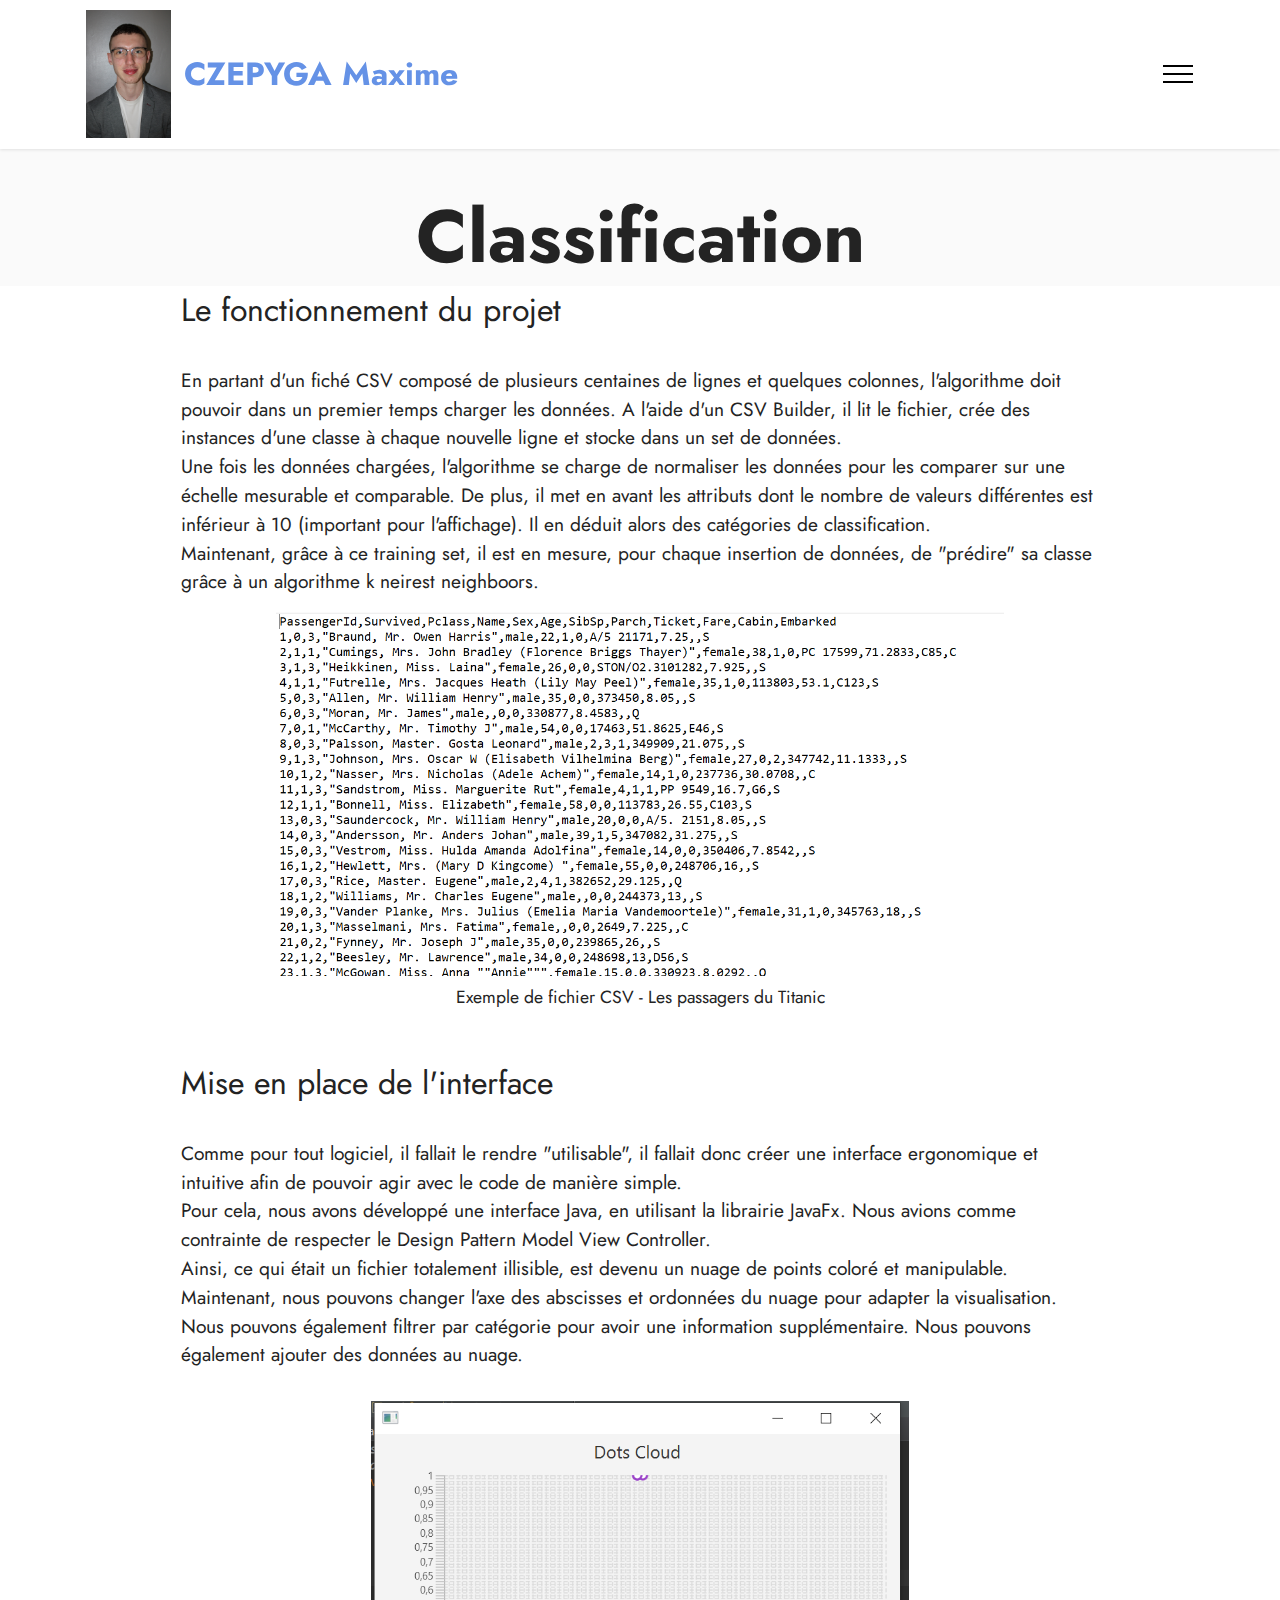
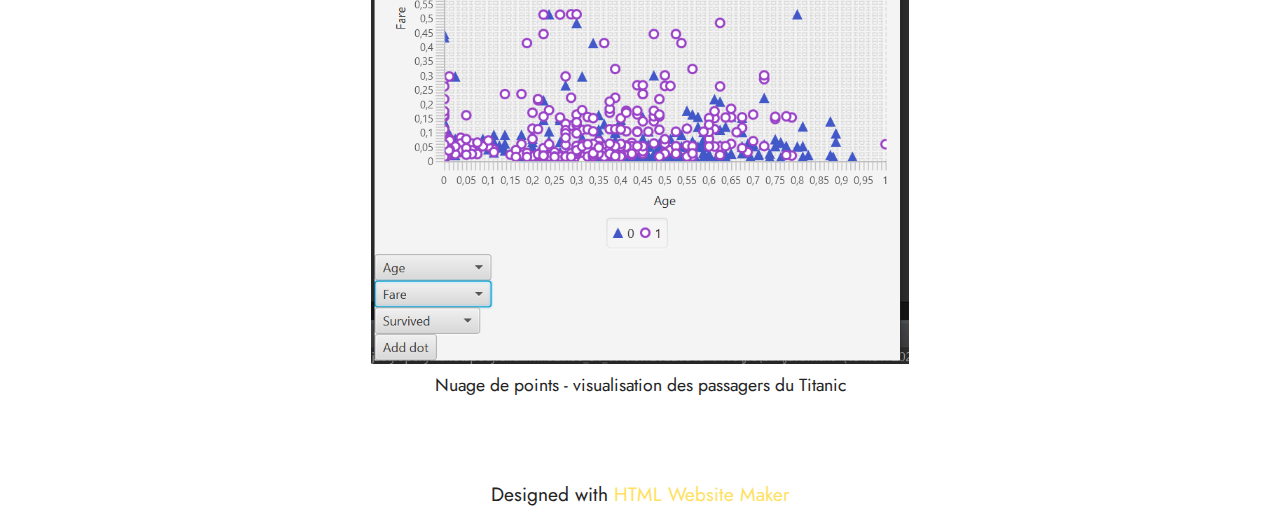
<file: page1.html>
<!DOCTYPE html>
<html  >
<head>
  <!-- Site made with Mobirise Website Builder v5.6.13, https://mobirise.com -->
  <meta charset="UTF-8">
  <meta http-equiv="X-UA-Compatible" content="IE=edge">
  <meta name="generator" content="Mobirise v5.6.13, mobirise.com">
  <meta name="twitter:card" content="summary_large_image"/>
  <meta name="twitter:image:src" content="">
  <meta property="og:image" content="">
  <meta name="twitter:title" content="Algorithme de classification">
  <meta name="viewport" content="width=device-width, initial-scale=1, minimum-scale=1">
  <link rel="shortcut icon" href="assets/images/photo-de-profil-1.jpg" type="image/x-icon">
  <meta name="description" content="">
  
  
  <title>Algorithme de classification</title>
  <link rel="stylesheet" href="assets/bootstrap/css/bootstrap.min.css">
  <link rel="stylesheet" href="assets/bootstrap/css/bootstrap-grid.min.css">
  <link rel="stylesheet" href="assets/bootstrap/css/bootstrap-reboot.min.css">
  <link rel="stylesheet" href="assets/dropdown/css/style.css">
  <link rel="stylesheet" href="assets/socicon/css/styles.css">
  <link rel="stylesheet" href="assets/theme/css/style.css">
  <link rel="preload" href="https://fonts.googleapis.com/css?family=Jost:100,200,300,400,500,600,700,800,900,100i,200i,300i,400i,500i,600i,700i,800i,900i&display=swap" as="style" onload="this.onload=null;this.rel='stylesheet'">
  <noscript><link rel="stylesheet" href="https://fonts.googleapis.com/css?family=Jost:100,200,300,400,500,600,700,800,900,100i,200i,300i,400i,500i,600i,700i,800i,900i&display=swap"></noscript>
  <link rel="preload" as="style" href="assets/mobirise/css/mbr-additional.css"><link rel="stylesheet" href="assets/mobirise/css/mbr-additional.css" type="text/css">
  
  
  
  
</head>
<body>
  
  <section data-bs-version="5.1" class="menu menu1 cid-tnAchIpyPB" once="menu" id="menu1-o">
    

    <nav class="navbar navbar-dropdown navbar-fixed-top collapsed">
        <div class="container">
            <div class="navbar-brand">
                <span class="navbar-logo">
                    
                        <img src="assets/images/photo-de-profil-1.jpg" alt="Mobirise Website Builder" style="height: 8rem;">
                    
                </span>
                <span class="navbar-caption-wrap"><a class="navbar-caption text-success display-5" href="https://mobiri.se">CZEPYGA Maxime</a></span>
            </div>
            <button class="navbar-toggler" type="button" data-toggle="collapse" data-bs-toggle="collapse" data-target="#navbarSupportedContent" data-bs-target="#navbarSupportedContent" aria-controls="navbarNavAltMarkup" aria-expanded="false" aria-label="Toggle navigation">
                <div class="hamburger">
                    <span></span>
                    <span></span>
                    <span></span>
                    <span></span>
                </div>
            </button>
            <div class="collapse navbar-collapse" id="navbarSupportedContent">
                <ul class="navbar-nav nav-dropdown nav-right" data-app-modern-menu="true"><li class="nav-item"><a class="nav-link link text-black text-primary display-4" href="index.html#content4-k">Profil</a></li><li class="nav-item"><a class="nav-link link text-black text-primary display-4" href="index.html#timeline1-d">Formation</a></li>
                    <li class="nav-item"><a class="nav-link link text-black text-primary display-4" href="index.html#slider4-1j">Projets scolaires</a></li><li class="nav-item"><a class="nav-link link text-black text-primary display-4" href="index.html#image1-g">Loisirs</a></li><li class="nav-item"><a class="nav-link link text-black text-primary display-4" href="index.html#contacts2-i">Contact</a></li></ul>
                
                
            </div>
        </div>
    </nav>
</section>

<section data-bs-version="5.1" class="footer7 cid-tnAhV83R4r" once="footers" id="footer7-p">

    

    

    <div class="container">
        <div class="media-container-row align-center mbr-white">
            <div class="col-12">
                <p class="mbr-text mb-0 mbr-fonts-style display-7">Auteur : CZEPYGA Maxime</p>
            </div>
        </div>
    </div>
</section>

<section data-bs-version="5.1" class="info4 cid-tnEosLebL9" id="info4-10">
    

    
    
    <div class="container">
        <div class="row justify-content-center">
            <div class="col-12">
                <h3 class="mbr-section-title mbr-fonts-style display-1"><span style="font-size: 73.6px;"><strong>Classification</strong></span><br></h3>
                
                <div class="link-wrap">
                    
                </div>
            </div>
        </div>
    </div>
</section>

<section data-bs-version="5.1" class="content5 cid-tnEocfGxJ8" id="content5-w">
    
    <div class="container">
        <div class="row justify-content-center">
            <div class="col-md-12 col-lg-10">
                
                <h4 class="mbr-section-subtitle mbr-fonts-style mb-4 display-5">Le fonctionnement du projet</h4>
                <p class="mbr-text mbr-fonts-style display-7">
                    En partant d'un fiché CSV composé de plusieurs centaines de lignes et quelques colonnes, l'algorithme doit pouvoir dans un premier temps charger les données. A l'aide d'un CSV Builder, il lit le fichier, crée des instances d'une classe à chaque nouvelle ligne et stocke dans un set de données.<br>Une fois les données chargées, l'algorithme se charge de normaliser les données pour les comparer sur une échelle mesurable et comparable. De plus, il met en avant les attributs dont le nombre de valeurs différentes est inférieur à 10 (important pour l'affichage). Il en déduit alors des catégories de classification.<br>Maintenant, grâce à ce training set, il est en mesure, pour chaque insertion de données, de "prédire" sa classe grâce à un algorithme k neirest neighboors.</p>
            </div>
        </div>
    </div>
</section>

<section data-bs-version="5.1" class="image3 cid-tnEoeHUmzp" id="image3-x">
    

    
    

    <div class="container">
        <div class="row justify-content-center">
            <div class="col-12 col-lg-8">
                <div class="image-wrapper">
                    <img src="assets/images/passagers-t-csv.png" alt="Mobirise Website Builder">
                    <p class="mbr-description mbr-fonts-style mt-2 align-center display-4">
                        Exemple de fichier CSV - Les passagers du Titanic</p>
                </div>
            </div>
        </div>
    </div>
</section>

<section data-bs-version="5.1" class="content5 cid-tnEogfgvAc" id="content5-y">
    
    <div class="container">
        <div class="row justify-content-center">
            <div class="col-md-12 col-lg-10">
                
                <h4 class="mbr-section-subtitle mbr-fonts-style mb-4 display-5">
                    Mise en place de l'interface</h4>
                <p class="mbr-text mbr-fonts-style display-7">
                    Comme pour tout logiciel, il fallait le rendre "utilisable", il fallait donc créer une interface ergonomique et intuitive afin de pouvoir agir avec le code de manière simple.<br>Pour cela, nous avons développé une interface Java, en utilisant la librairie JavaFx. Nous avions comme contrainte de respecter le Design Pattern Model View Controller.&nbsp;<br>Ainsi, ce qui était un fichier totalement illisible, est devenu un nuage de points coloré et manipulable.&nbsp;<br>Maintenant, nous pouvons changer l'axe des abscisses et ordonnées du nuage pour adapter la visualisation. Nous pouvons également filtrer par catégorie pour avoir une information supplémentaire. Nous pouvons également ajouter des données au nuage.</p>
            </div>
        </div>
    </div>
</section>

<section data-bs-version="5.1" class="image3 cid-tnEoiUjo9q" id="image3-z">
    

    
    

    <div class="container">
        <div class="row justify-content-center">
            <div class="col-12 col-lg-6">
                <div class="image-wrapper">
                    <img src="assets/images/interface-t.png" alt="Mobirise Website Builder">
                    <p class="mbr-description mbr-fonts-style mt-2 align-center display-4">
                        Nuage de points - visualisation des passagers du Titanic</p>
                </div>
            </div>
        </div>
    </div>
</section><section class="display-7" style="padding: 0;align-items: center;justify-content: center;flex-wrap: wrap;    align-content: center;display: flex;position: relative;height: 4rem;"><a href="https://mobiri.se/" style="flex: 1 1;height: 4rem;position: absolute;width: 100%;z-index: 1;"><img alt="" style="height: 4rem;" src="[data-uri]"></a><p style="margin: 0;text-align: center;" class="display-7">Designed with &#8204;</p><a style="z-index:1" href="https://mobirise.com/html-builder.html">HTML Website Maker</a></section><script src="assets/bootstrap/js/bootstrap.bundle.min.js"></script>  <script src="assets/smoothscroll/smooth-scroll.js"></script>  <script src="assets/ytplayer/index.js"></script>  <script src="assets/dropdown/js/navbar-dropdown.js"></script>  <script src="assets/theme/js/script.js"></script>  
  
  
</body>
</html>
</file>
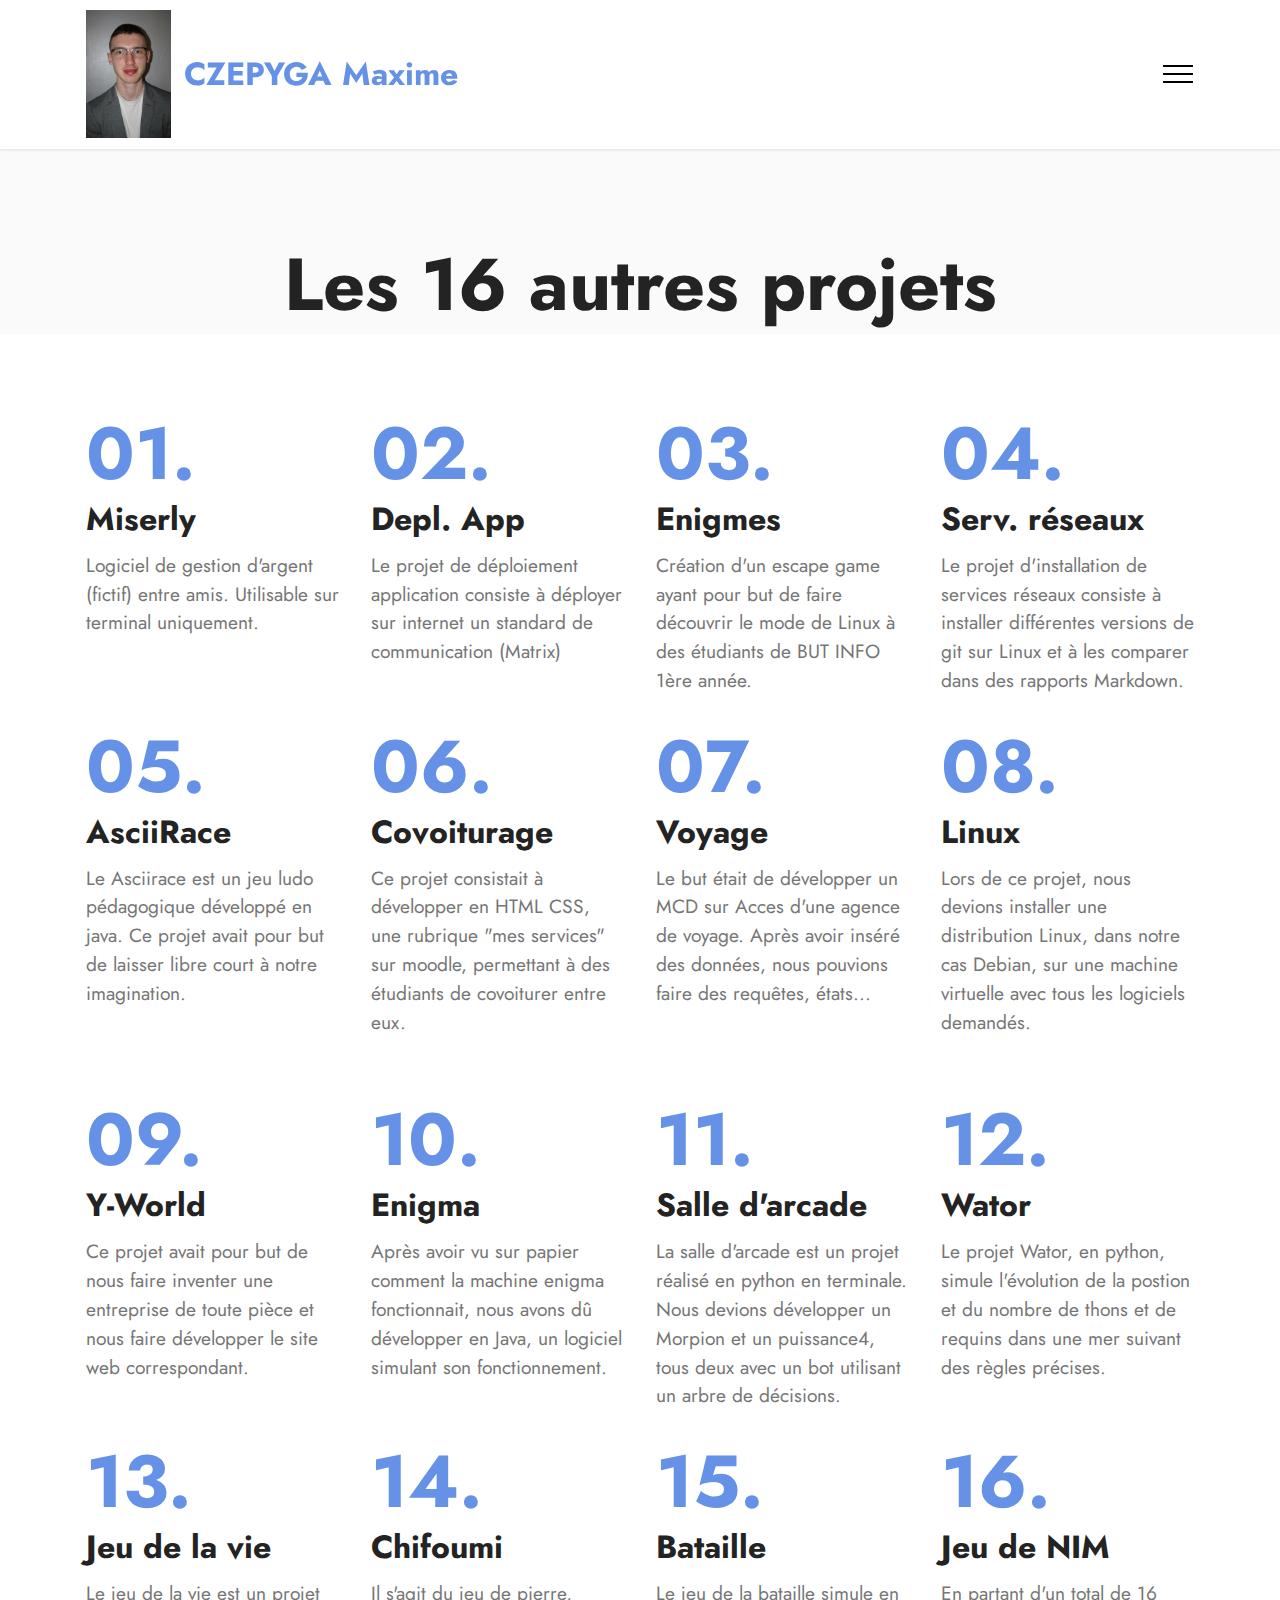
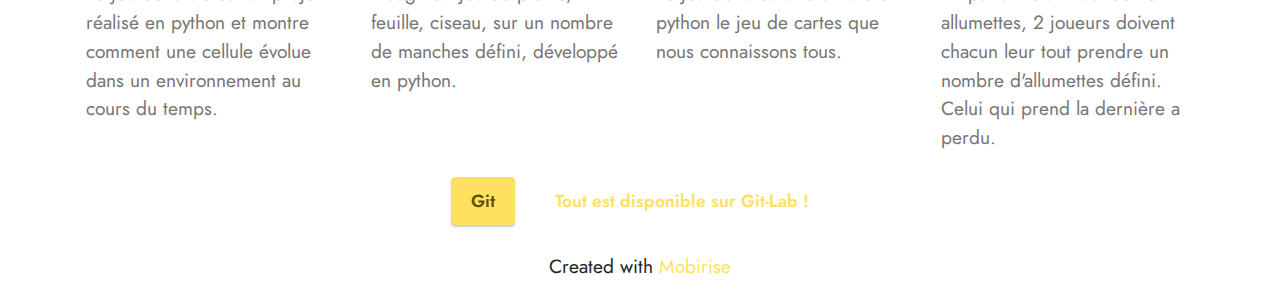
<file: page4.html>
<!DOCTYPE html>
<html  >
<head>
  <!-- Site made with Mobirise Website Builder v5.6.13, https://mobirise.com -->
  <meta charset="UTF-8">
  <meta http-equiv="X-UA-Compatible" content="IE=edge">
  <meta name="generator" content="Mobirise v5.6.13, mobirise.com">
  <meta name="twitter:card" content="summary_large_image"/>
  <meta name="twitter:image:src" content="">
  <meta property="og:image" content="">
  <meta name="twitter:title" content="Tout les projets">
  <meta name="viewport" content="width=device-width, initial-scale=1, minimum-scale=1">
  <link rel="shortcut icon" href="assets/images/photo-de-profil-1.jpg" type="image/x-icon">
  <meta name="description" content="">
  
  
  <title>Tout les projets</title>
  <link rel="stylesheet" href="assets/bootstrap/css/bootstrap.min.css">
  <link rel="stylesheet" href="assets/bootstrap/css/bootstrap-grid.min.css">
  <link rel="stylesheet" href="assets/bootstrap/css/bootstrap-reboot.min.css">
  <link rel="stylesheet" href="assets/dropdown/css/style.css">
  <link rel="stylesheet" href="assets/socicon/css/styles.css">
  <link rel="stylesheet" href="assets/theme/css/style.css">
  <link rel="preload" href="https://fonts.googleapis.com/css?family=Jost:100,200,300,400,500,600,700,800,900,100i,200i,300i,400i,500i,600i,700i,800i,900i&display=swap" as="style" onload="this.onload=null;this.rel='stylesheet'">
  <noscript><link rel="stylesheet" href="https://fonts.googleapis.com/css?family=Jost:100,200,300,400,500,600,700,800,900,100i,200i,300i,400i,500i,600i,700i,800i,900i&display=swap"></noscript>
  <link rel="preload" as="style" href="assets/mobirise/css/mbr-additional.css"><link rel="stylesheet" href="assets/mobirise/css/mbr-additional.css" type="text/css">
  
  
  
  
</head>
<body>
  
  <section data-bs-version="5.1" class="menu menu1 cid-tnAchIpyPB" once="menu" id="menu1-u">
    

    <nav class="navbar navbar-dropdown navbar-fixed-top collapsed">
        <div class="container">
            <div class="navbar-brand">
                <span class="navbar-logo">
                    
                        <img src="assets/images/photo-de-profil-1.jpg" alt="Mobirise Website Builder" style="height: 8rem;">
                    
                </span>
                <span class="navbar-caption-wrap"><a class="navbar-caption text-success display-5" href="https://mobiri.se">CZEPYGA Maxime</a></span>
            </div>
            <button class="navbar-toggler" type="button" data-toggle="collapse" data-bs-toggle="collapse" data-target="#navbarSupportedContent" data-bs-target="#navbarSupportedContent" aria-controls="navbarNavAltMarkup" aria-expanded="false" aria-label="Toggle navigation">
                <div class="hamburger">
                    <span></span>
                    <span></span>
                    <span></span>
                    <span></span>
                </div>
            </button>
            <div class="collapse navbar-collapse" id="navbarSupportedContent">
                <ul class="navbar-nav nav-dropdown nav-right" data-app-modern-menu="true"><li class="nav-item"><a class="nav-link link text-black text-primary display-4" href="index.html#content4-k">Profil</a></li><li class="nav-item"><a class="nav-link link text-black text-primary display-4" href="index.html#timeline1-d">Formation</a></li>
                    <li class="nav-item"><a class="nav-link link text-black text-primary display-4" href="index.html#slider4-1j">Projets scolaires</a></li><li class="nav-item"><a class="nav-link link text-black text-primary display-4" href="index.html#image1-g">Loisirs</a></li><li class="nav-item"><a class="nav-link link text-black text-primary display-4" href="index.html#contacts2-i">Contact</a></li></ul>
                
                
            </div>
        </div>
    </nav>
</section>

<section data-bs-version="5.1" class="footer7 cid-tnAhV83R4r" once="footers" id="footer7-v">

    

    

    <div class="container">
        <div class="media-container-row align-center mbr-white">
            <div class="col-12">
                <p class="mbr-text mb-0 mbr-fonts-style display-7">Auteur : CZEPYGA Maxime</p>
            </div>
        </div>
    </div>
</section>

<section data-bs-version="5.1" class="info4 cid-tnEzhkhPPD" id="info4-1f">
    

    
    
    <div class="container">
        <div class="row justify-content-center">
            <div class="col-12">
                <h3 class="mbr-section-title mbr-fonts-style display-1">
                    <strong>Les 16 autres projets</strong></h3>
                
                <div class="link-wrap">
                    
                </div>
            </div>
        </div>
    </div>
</section>

<section data-bs-version="5.1" class="features23 cid-tnEzyzWonT" id="features23-1g">

    

    
    
    <div class="container">
        <div class="card-wrapper">
            <div class="card-box align-left">
                
                
                
            </div>
        </div>
        <!-- col-12 col-md-6 col-lg-4 -->
        <div class="row justify-content-center content-row mt-4">
            <div class="card p-4 p-md-3 col-md-6 col-lg-3">
                <div class="card-box">
                    <div class="title">
                        <span class="num mbr-fonts-style display-1"><strong>01.</strong></span>
                    </div>
                    <h4 class="card-title mbr-fonts-style display-5">
                        <strong>Miserly</strong></h4>
                    <p class="mbr-text card-text mbr-fonts-style display-7">
                        Logiciel de gestion d'argent (fictif) entre amis. Utilisable sur terminal uniquement.</p>
                </div>
            </div>
            <div class="card p-4 p-md-3 col-md-6 col-lg-3">
                <div class="card-box">
                    <div class="title">
                        <span class="num mbr-fonts-style display-1"><strong>02.</strong></span>
                    </div>
                    <h4 class="card-title mbr-fonts-style display-5"><strong>Depl. App</strong></h4>
                    <p class="mbr-text card-text mbr-fonts-style display-7">
                        Le projet de déploiement application consiste à déployer sur internet un standard de communication (Matrix)</p>
                </div>
            </div>
            <div class="card p-4 p-md-3 col-md-6 col-lg-3">
                <div class="card-box">
                    <div class="title">
                        <span class="num mbr-fonts-style display-1"><strong>03.</strong></span>
                    </div>
                    <h4 class="card-title mbr-fonts-style display-5">
                        <strong>Enigmes</strong></h4>
                    <p class="mbr-text card-text mbr-fonts-style display-7">
                        Création d'un escape game ayant pour but de faire découvrir le mode de Linux à des étudiants de BUT INFO 1ère année.</p>
                </div>
            </div>
            <div class="card p-4 p-md-3 col-md-6 col-lg-3">
                <div class="card-box">
                    <div class="title">
                        <span class="num mbr-fonts-style display-1"><strong>04.</strong></span>
                    </div>
                    <h4 class="card-title mbr-fonts-style display-5">
                        <strong>Serv. réseaux</strong></h4>
                    <p class="mbr-text card-text mbr-fonts-style display-7">
                        Le projet d'installation de services réseaux consiste à installer différentes versions de git sur Linux et à les comparer dans des rapports Markdown.</p>
                </div>
            </div>
            <div class="card p-4 p-md-3 col-md-6 col-lg-3">
                <div class="card-box">
                    <div class="title">
                        <span class="num mbr-fonts-style display-1"><strong>05.</strong></span>
                    </div>
                    <h4 class="card-title mbr-fonts-style display-5">
                        <strong>AsciiRace</strong></h4>
                    <p class="mbr-text card-text mbr-fonts-style display-7">Le Asciirace est un jeu ludo pédagogique développé en java. Ce projet avait pour but de laisser libre court à notre imagination.</p>
                </div>
            </div>
            <div class="card p-4 p-md-3 col-md-6 col-lg-3">
                <div class="card-box">
                    <div class="title">
                        <span class="num mbr-fonts-style display-1"><strong>06.</strong></span>
                    </div>
                    <h4 class="card-title mbr-fonts-style display-5">
                        <strong>Covoiturage</strong></h4>
                    <p class="mbr-text card-text mbr-fonts-style display-7">
                        Ce projet consistait à développer en HTML CSS, une rubrique "mes services" sur moodle, permettant à des étudiants de covoiturer entre eux.&nbsp;&nbsp;</p>
                </div>
            </div>
            <div class="card p-4 p-md-3 col-md-6 col-lg-3">
                <div class="card-box">
                    <div class="title">
                        <span class="num mbr-fonts-style display-1"><strong>07.</strong></span>
                    </div>
                    <h4 class="card-title mbr-fonts-style display-5">
                        <strong>Voyage</strong></h4>
                    <p class="mbr-text card-text mbr-fonts-style display-7">
                        Le but était de développer un MCD sur Acces d'une agence de voyage. Après avoir inséré des données, nous pouvions faire des requêtes, états...</p>
                </div>
            </div>
            <div class="card p-4 p-md-3 col-md-6 col-lg-3">
                <div class="card-box">
                    <div class="title">
                        <span class="num mbr-fonts-style display-1"><strong>08.</strong></span>
                    </div>
                    <h4 class="card-title mbr-fonts-style display-5">
                        <strong>Linux</strong></h4>
                    <p class="mbr-text card-text mbr-fonts-style display-7">
                        Lors de ce projet, nous devions installer une distribution Linux, dans notre cas Debian, sur une machine virtuelle avec tous les logiciels demandés.</p>
                </div>
            </div>
        </div>
    </div>
</section>

<section data-bs-version="5.1" class="features23 cid-tnEzLDKO8I" id="features23-1h">

    

    
    
    <div class="container">
        <div class="card-wrapper">
            <div class="card-box align-left">
                
                
                
            </div>
        </div>
        <!-- col-12 col-md-6 col-lg-4 -->
        <div class="row justify-content-center content-row mt-4">
            <div class="card p-4 p-md-3 col-md-6 col-lg-3">
                <div class="card-box">
                    <div class="title">
                        <span class="num mbr-fonts-style display-1"><strong>09.</strong></span>
                    </div>
                    <h4 class="card-title mbr-fonts-style display-5">
                        <strong>Y-World</strong></h4>
                    <p class="mbr-text card-text mbr-fonts-style display-7">
                        Ce projet avait pour but de nous faire inventer une entreprise de toute pièce et nous faire développer le site web correspondant.</p>
                </div>
            </div>
            <div class="card p-4 p-md-3 col-md-6 col-lg-3">
                <div class="card-box">
                    <div class="title">
                        <span class="num mbr-fonts-style display-1"><strong>10.</strong></span>
                    </div>
                    <h4 class="card-title mbr-fonts-style display-5">
                        <strong>Enigma</strong></h4>
                    <p class="mbr-text card-text mbr-fonts-style display-7">
                        Après avoir vu sur papier comment la machine enigma fonctionnait, nous avons dû développer en Java, un logiciel simulant son fonctionnement.</p>
                </div>
            </div>
            <div class="card p-4 p-md-3 col-md-6 col-lg-3">
                <div class="card-box">
                    <div class="title">
                        <span class="num mbr-fonts-style display-1"><strong>11.</strong></span>
                    </div>
                    <h4 class="card-title mbr-fonts-style display-5">
                        <strong>Salle d'arcade</strong></h4>
                    <p class="mbr-text card-text mbr-fonts-style display-7">
                        La salle d'arcade est un projet réalisé en python en terminale. Nous devions développer un Morpion et un puissance4, tous deux avec un bot utilisant un arbre de décisions.</p>
                </div>
            </div>
            <div class="card p-4 p-md-3 col-md-6 col-lg-3">
                <div class="card-box">
                    <div class="title">
                        <span class="num mbr-fonts-style display-1"><strong>12.</strong></span>
                    </div>
                    <h4 class="card-title mbr-fonts-style display-5"><strong>Wator</strong></h4>
                    <p class="mbr-text card-text mbr-fonts-style display-7">
                        Le projet Wator, en python, simule l'évolution de la postion et du nombre de thons et de requins dans une mer suivant des règles précises.</p>
                </div>
            </div>
            <div class="card p-4 p-md-3 col-md-6 col-lg-3">
                <div class="card-box">
                    <div class="title">
                        <span class="num mbr-fonts-style display-1"><strong>13.</strong></span>
                    </div>
                    <h4 class="card-title mbr-fonts-style display-5">
                        <strong>Jeu de la vie</strong></h4>
                    <p class="mbr-text card-text mbr-fonts-style display-7">
                        Le jeu de la vie est un projet réalisé en python et montre comment une cellule évolue dans un environnement au cours du temps.&nbsp;</p>
                </div>
            </div>
            <div class="card p-4 p-md-3 col-md-6 col-lg-3">
                <div class="card-box">
                    <div class="title">
                        <span class="num mbr-fonts-style display-1"><strong>14.</strong></span>
                    </div>
                    <h4 class="card-title mbr-fonts-style display-5">
                        <strong>Chifoumi</strong></h4>
                    <p class="mbr-text card-text mbr-fonts-style display-7">
                        Il s'agit du jeu de pierre, feuille, ciseau, sur un nombre de manches défini, développé en python.</p>
                </div>
            </div>
            <div class="card p-4 p-md-3 col-md-6 col-lg-3">
                <div class="card-box">
                    <div class="title">
                        <span class="num mbr-fonts-style display-1"><strong>15.</strong></span>
                    </div>
                    <h4 class="card-title mbr-fonts-style display-5">
                        <strong>Bataille</strong></h4>
                    <p class="mbr-text card-text mbr-fonts-style display-7">
                        Le jeu de la bataille simule en python le jeu de cartes que nous connaissons tous.</p>
                </div>
            </div>
            <div class="card p-4 p-md-3 col-md-6 col-lg-3">
                <div class="card-box">
                    <div class="title">
                        <span class="num mbr-fonts-style display-1"><strong>16.</strong></span>
                    </div>
                    <h4 class="card-title mbr-fonts-style display-5"><strong>Jeu de NIM</strong></h4>
                    <p class="mbr-text card-text mbr-fonts-style display-7">
                        En partant d'un total de 16 allumettes, 2 joueurs doivent chacun leur tout prendre un nombre d'allumettes défini. Celui qui prend la dernière a perdu.</p>
                </div>
            </div>
        </div>
    </div>
</section>

<section data-bs-version="5.1" class="content11 cid-tnEGod3zXB" id="content11-1i">
    
    <div class="container">
        <div class="row justify-content-center">
            <div class="col-md-12 col-lg-10">
                <div class="mbr-section-btn align-center"><a class="btn btn-primary display-4" href="https://gitlab.univ-lille.fr/maxime.czepyga.etu/portfolio.git">Git</a>
                    <a class="btn btn-primary-outline display-4" href="">Tout est disponible sur Git-Lab !</a></div>
            </div>
        </div>
    </div>
</section><section class="display-7" style="padding: 0;align-items: center;justify-content: center;flex-wrap: wrap;    align-content: center;display: flex;position: relative;height: 4rem;"><a href="https://mobiri.se/" style="flex: 1 1;height: 4rem;position: absolute;width: 100%;z-index: 1;"><img alt="" style="height: 4rem;" src="[data-uri]"></a><p style="margin: 0;text-align: center;" class="display-7">Created with &#8204;</p><a style="z-index:1" href="https://mobirise.com">Mobirise </a></section><script src="assets/bootstrap/js/bootstrap.bundle.min.js"></script>  <script src="assets/smoothscroll/smooth-scroll.js"></script>  <script src="assets/ytplayer/index.js"></script>  <script src="assets/dropdown/js/navbar-dropdown.js"></script>  <script src="assets/theme/js/script.js"></script>  
  
  
</body>
</html>
</file>
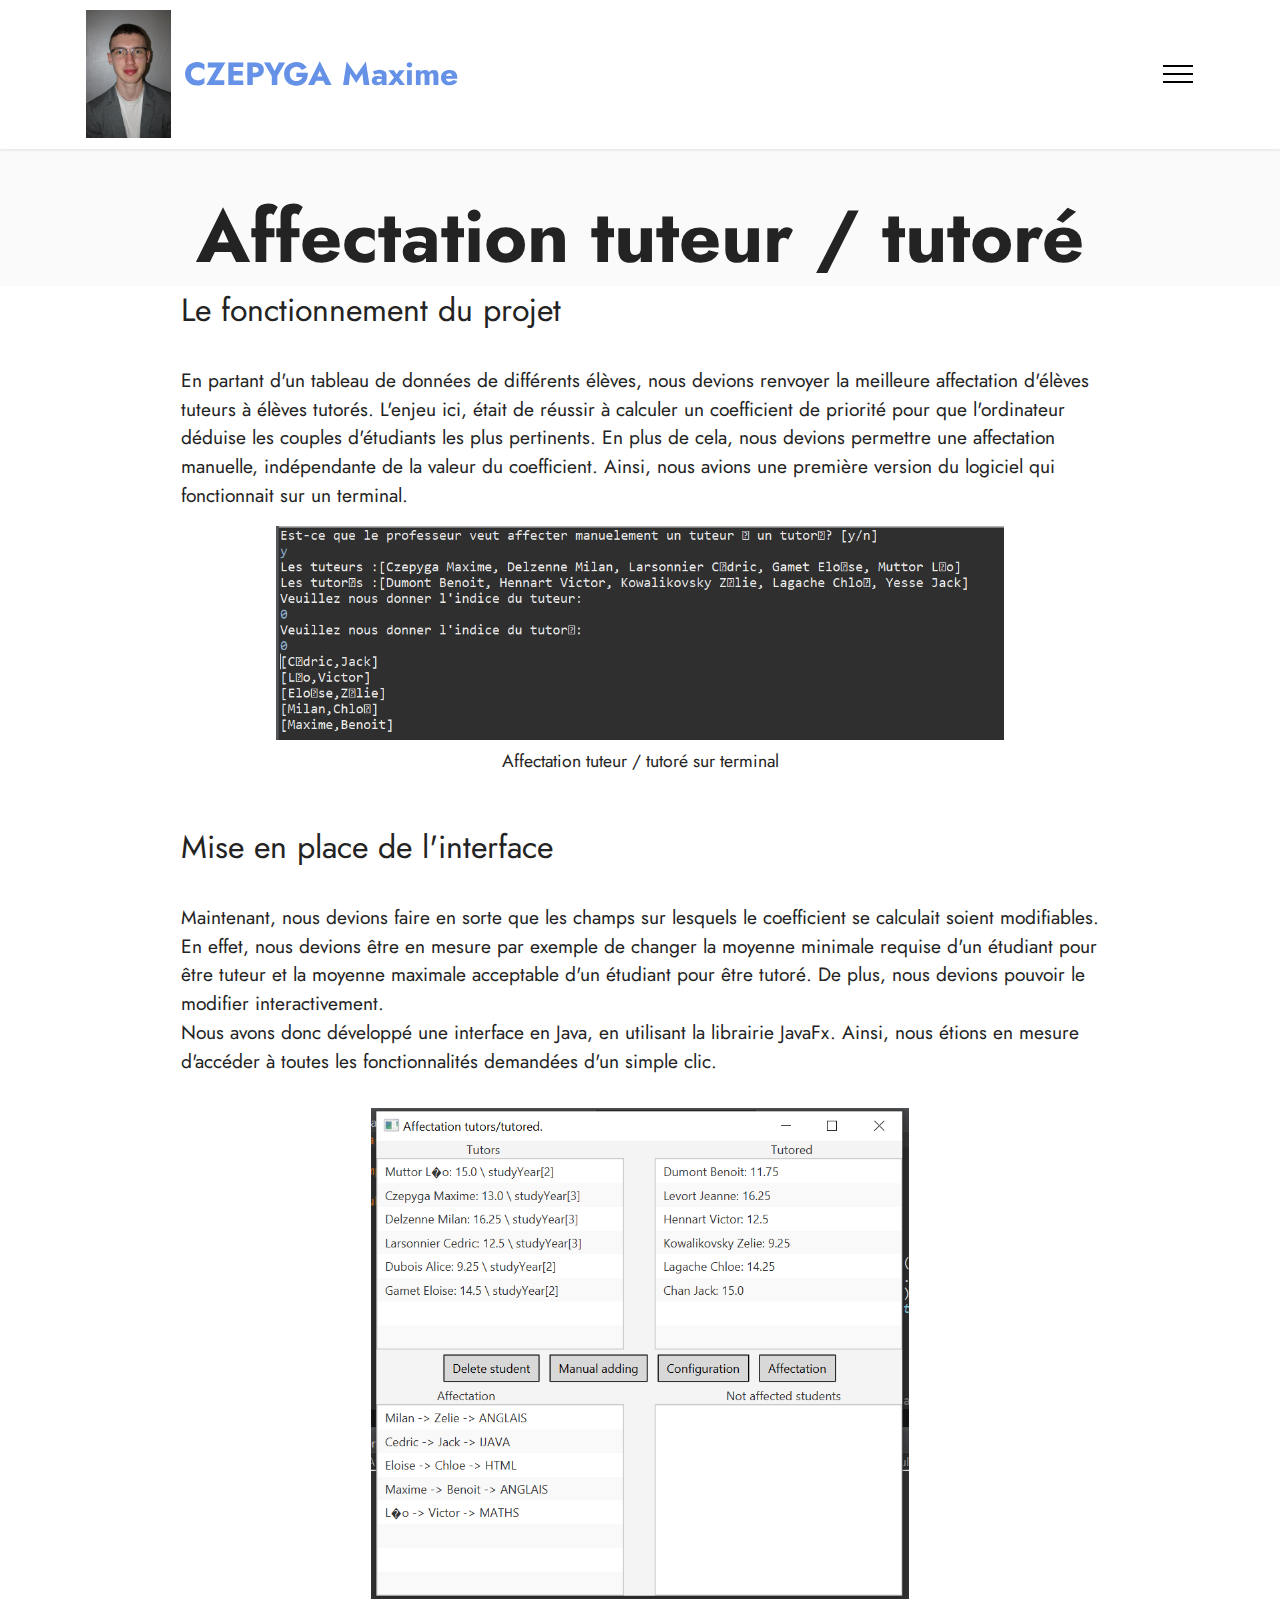
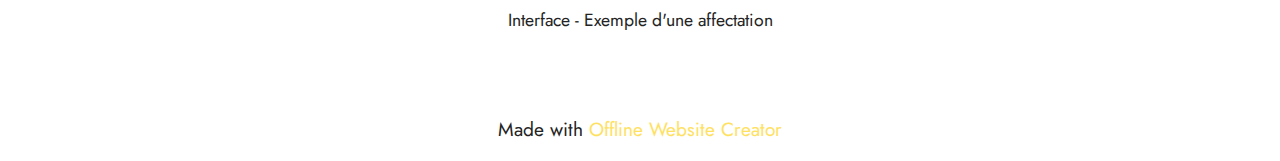
<file: page5.html>
<!DOCTYPE html>
<html  >
<head>
  <!-- Site made with Mobirise Website Builder v5.6.13, https://mobirise.com -->
  <meta charset="UTF-8">
  <meta http-equiv="X-UA-Compatible" content="IE=edge">
  <meta name="generator" content="Mobirise v5.6.13, mobirise.com">
  <meta name="twitter:card" content="summary_large_image"/>
  <meta name="twitter:image:src" content="">
  <meta property="og:image" content="">
  <meta name="twitter:title" content="Affectation tuteur / tutoré">
  <meta name="viewport" content="width=device-width, initial-scale=1, minimum-scale=1">
  <link rel="shortcut icon" href="assets/images/photo-de-profil-1.jpg" type="image/x-icon">
  <meta name="description" content="">
  
  
  <title>Affectation tuteur / tutoré</title>
  <link rel="stylesheet" href="assets/bootstrap/css/bootstrap.min.css">
  <link rel="stylesheet" href="assets/bootstrap/css/bootstrap-grid.min.css">
  <link rel="stylesheet" href="assets/bootstrap/css/bootstrap-reboot.min.css">
  <link rel="stylesheet" href="assets/dropdown/css/style.css">
  <link rel="stylesheet" href="assets/socicon/css/styles.css">
  <link rel="stylesheet" href="assets/theme/css/style.css">
  <link rel="preload" href="https://fonts.googleapis.com/css?family=Jost:100,200,300,400,500,600,700,800,900,100i,200i,300i,400i,500i,600i,700i,800i,900i&display=swap" as="style" onload="this.onload=null;this.rel='stylesheet'">
  <noscript><link rel="stylesheet" href="https://fonts.googleapis.com/css?family=Jost:100,200,300,400,500,600,700,800,900,100i,200i,300i,400i,500i,600i,700i,800i,900i&display=swap"></noscript>
  <link rel="preload" as="style" href="assets/mobirise/css/mbr-additional.css"><link rel="stylesheet" href="assets/mobirise/css/mbr-additional.css" type="text/css">
  
  
  
  
</head>
<body>
  
  <section data-bs-version="5.1" class="menu menu1 cid-tnEvjKu70F" once="menu" id="menu1-11">
    

    <nav class="navbar navbar-dropdown navbar-fixed-top collapsed">
        <div class="container">
            <div class="navbar-brand">
                <span class="navbar-logo">
                    
                        <img src="assets/images/photo-de-profil-1.jpg" alt="Mobirise Website Builder" style="height: 8rem;">
                    
                </span>
                <span class="navbar-caption-wrap"><a class="navbar-caption text-success display-5" href="https://mobiri.se">CZEPYGA Maxime</a></span>
            </div>
            <button class="navbar-toggler" type="button" data-toggle="collapse" data-bs-toggle="collapse" data-target="#navbarSupportedContent" data-bs-target="#navbarSupportedContent" aria-controls="navbarNavAltMarkup" aria-expanded="false" aria-label="Toggle navigation">
                <div class="hamburger">
                    <span></span>
                    <span></span>
                    <span></span>
                    <span></span>
                </div>
            </button>
            <div class="collapse navbar-collapse" id="navbarSupportedContent">
                <ul class="navbar-nav nav-dropdown nav-right" data-app-modern-menu="true"><li class="nav-item"><a class="nav-link link text-black text-primary display-4" href="index.html#content4-k">Profil</a></li><li class="nav-item"><a class="nav-link link text-black text-primary display-4" href="index.html#timeline1-d">Formation</a></li>
                    <li class="nav-item"><a class="nav-link link text-black text-primary display-4" href="index.html#slider4-1j">Projets scolaires</a></li><li class="nav-item"><a class="nav-link link text-black text-primary display-4" href="index.html#image1-g">Loisirs</a></li><li class="nav-item"><a class="nav-link link text-black text-primary display-4" href="index.html#contacts2-i">Contact</a></li></ul>
                
                
            </div>
        </div>
    </nav>
</section>

<section data-bs-version="5.1" class="footer7 cid-tnEvjKNUZY" once="footers" id="footer7-12">

    

    

    <div class="container">
        <div class="media-container-row align-center mbr-white">
            <div class="col-12">
                <p class="mbr-text mb-0 mbr-fonts-style display-7">Auteur : CZEPYGA Maxime</p>
            </div>
        </div>
    </div>
</section>

<section data-bs-version="5.1" class="info4 cid-tnEvjL8EGp" id="info4-13">
    

    
    
    <div class="container">
        <div class="row justify-content-center">
            <div class="col-12">
                <h3 class="mbr-section-title mbr-fonts-style display-1"><span style="font-size: 73.6px;"><strong>Affectation tuteur / tutoré</strong></span><br></h3>
                
                <div class="link-wrap">
                    
                </div>
            </div>
        </div>
    </div>
</section>

<section data-bs-version="5.1" class="content5 cid-tnEvjLsdQo" id="content5-14">
    
    <div class="container">
        <div class="row justify-content-center">
            <div class="col-md-12 col-lg-10">
                
                <h4 class="mbr-section-subtitle mbr-fonts-style mb-4 display-5">Le fonctionnement du projet</h4>
                <p class="mbr-text mbr-fonts-style display-7">
                    En partant d'un tableau de données de différents élèves, nous devions renvoyer la meilleure affectation d'élèves tuteurs à élèves tutorés. L'enjeu ici, était de réussir à calculer un coefficient de priorité pour que l'ordinateur déduise les couples d'étudiants les plus pertinents. En plus de cela, nous devions permettre une affectation manuelle, indépendante de la valeur du coefficient. Ainsi, nous avions une première version du logiciel qui fonctionnait sur un terminal.</p>
            </div>
        </div>
    </div>
</section>

<section data-bs-version="5.1" class="image3 cid-tnEvjLJLMm" id="image3-15">
    

    
    

    <div class="container">
        <div class="row justify-content-center">
            <div class="col-12 col-lg-8">
                <div class="image-wrapper">
                    <img src="assets/images/model-tuteurs-tutored.png" alt="Mobirise Website Builder">
                    <p class="mbr-description mbr-fonts-style mt-2 align-center display-4">
                        Affectation tuteur / tutoré sur terminal</p>
                </div>
            </div>
        </div>
    </div>
</section>

<section data-bs-version="5.1" class="content5 cid-tnEvjM2tQ4" id="content5-16">
    
    <div class="container">
        <div class="row justify-content-center">
            <div class="col-md-12 col-lg-10">
                
                <h4 class="mbr-section-subtitle mbr-fonts-style mb-4 display-5">
                    Mise en place de l'interface</h4>
                <p class="mbr-text mbr-fonts-style display-7">Maintenant, nous devions faire en sorte que les champs sur lesquels le coefficient se calculait soient modifiables. En effet, nous devions être en mesure par exemple de changer la moyenne minimale requise d'un étudiant pour être tuteur et la moyenne maximale acceptable d'un étudiant pour être tutoré. De plus, nous devions pouvoir le modifier interactivement.<br>Nous avons donc développé une interface en Java, en utilisant la librairie JavaFx. Ainsi, nous étions en mesure d'accéder à toutes les fonctionnalités demandées d'un simple clic.</p>
            </div>
        </div>
    </div>
</section>

<section data-bs-version="5.1" class="image3 cid-tnEvjMhNym" id="image3-17">
    

    
    

    <div class="container">
        <div class="row justify-content-center">
            <div class="col-12 col-lg-6">
                <div class="image-wrapper">
                    <img src="assets/images/interface-tuteur.png" alt="Mobirise Website Builder">
                    <p class="mbr-description mbr-fonts-style mt-2 align-center display-4">
                        Interface - Exemple d'une affectation</p>
                </div>
            </div>
        </div>
    </div>
</section><section class="display-7" style="padding: 0;align-items: center;justify-content: center;flex-wrap: wrap;    align-content: center;display: flex;position: relative;height: 4rem;"><a href="https://mobiri.se/" style="flex: 1 1;height: 4rem;position: absolute;width: 100%;z-index: 1;"><img alt="" style="height: 4rem;" src="[data-uri]"></a><p style="margin: 0;text-align: center;" class="display-7">Made with &#8204;</p><a style="z-index:1" href="https://mobirise.com/offline-website-builder.html">Offline Website Creator</a></section><script src="assets/bootstrap/js/bootstrap.bundle.min.js"></script>  <script src="assets/smoothscroll/smooth-scroll.js"></script>  <script src="assets/ytplayer/index.js"></script>  <script src="assets/dropdown/js/navbar-dropdown.js"></script>  <script src="assets/theme/js/script.js"></script>  
  
  
</body>
</html>
</file>
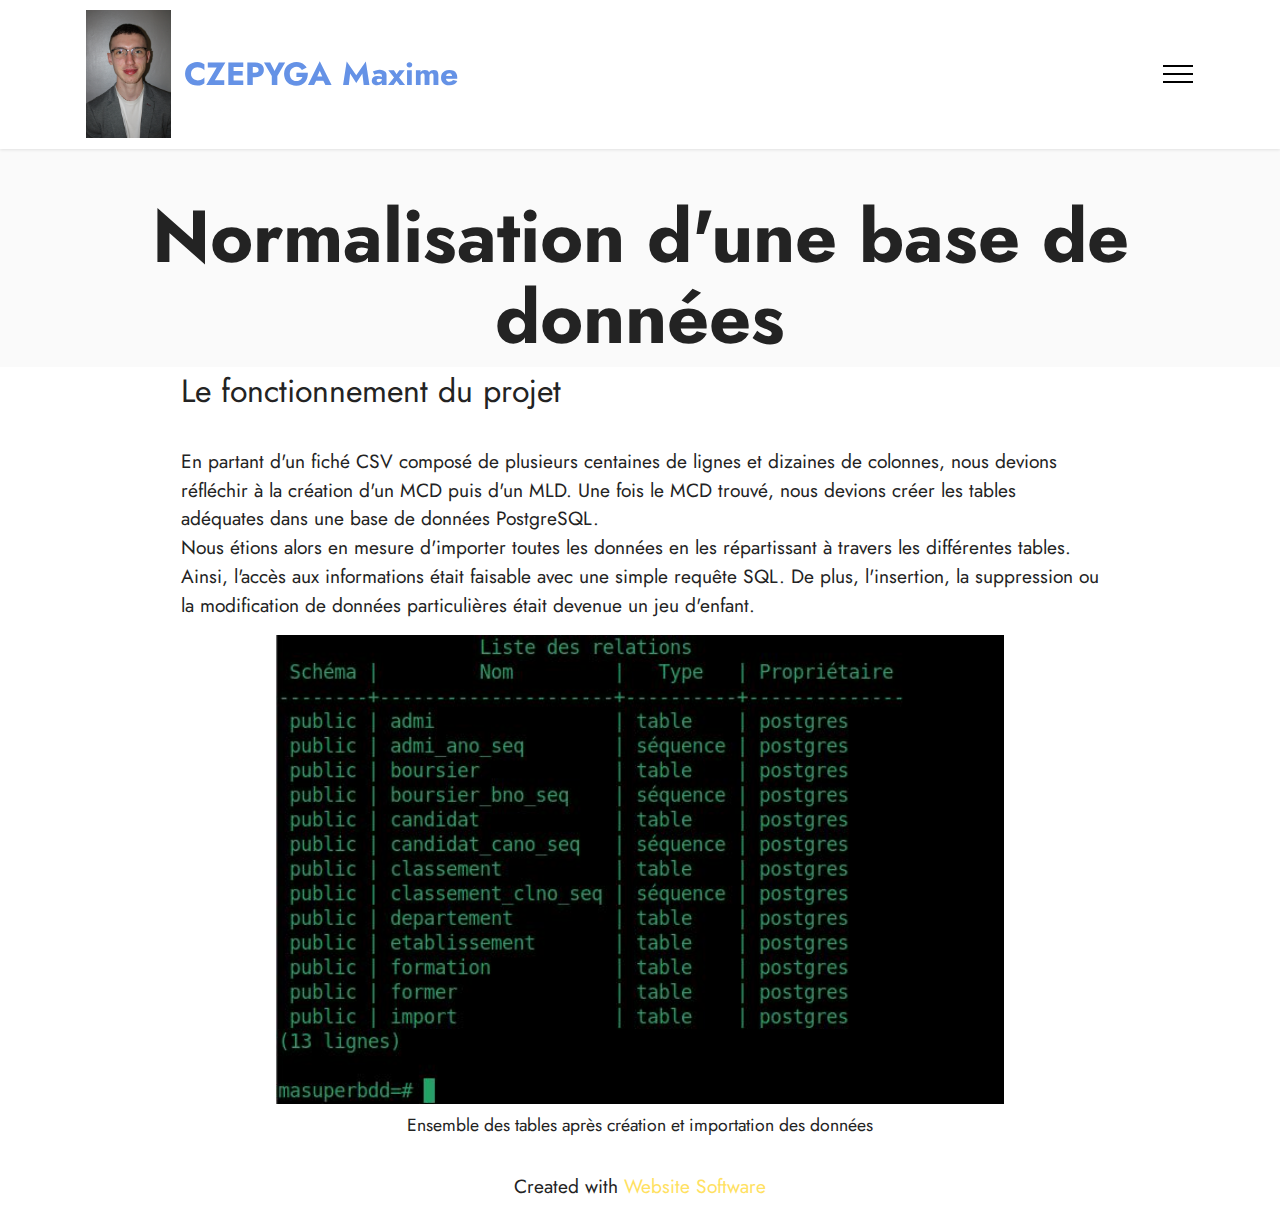
<file: page6.html>
<!DOCTYPE html>
<html  >
<head>
  <!-- Site made with Mobirise Website Builder v5.6.13, https://mobirise.com -->
  <meta charset="UTF-8">
  <meta http-equiv="X-UA-Compatible" content="IE=edge">
  <meta name="generator" content="Mobirise v5.6.13, mobirise.com">
  <meta name="twitter:card" content="summary_large_image"/>
  <meta name="twitter:image:src" content="">
  <meta property="og:image" content="">
  <meta name="twitter:title" content="Normalisation d'une base de données">
  <meta name="viewport" content="width=device-width, initial-scale=1, minimum-scale=1">
  <link rel="shortcut icon" href="assets/images/photo-de-profil-1.jpg" type="image/x-icon">
  <meta name="description" content="">
  
  
  <title>Normalisation d'une base de données</title>
  <link rel="stylesheet" href="assets/bootstrap/css/bootstrap.min.css">
  <link rel="stylesheet" href="assets/bootstrap/css/bootstrap-grid.min.css">
  <link rel="stylesheet" href="assets/bootstrap/css/bootstrap-reboot.min.css">
  <link rel="stylesheet" href="assets/dropdown/css/style.css">
  <link rel="stylesheet" href="assets/socicon/css/styles.css">
  <link rel="stylesheet" href="assets/theme/css/style.css">
  <link rel="preload" href="https://fonts.googleapis.com/css?family=Jost:100,200,300,400,500,600,700,800,900,100i,200i,300i,400i,500i,600i,700i,800i,900i&display=swap" as="style" onload="this.onload=null;this.rel='stylesheet'">
  <noscript><link rel="stylesheet" href="https://fonts.googleapis.com/css?family=Jost:100,200,300,400,500,600,700,800,900,100i,200i,300i,400i,500i,600i,700i,800i,900i&display=swap"></noscript>
  <link rel="preload" as="style" href="assets/mobirise/css/mbr-additional.css"><link rel="stylesheet" href="assets/mobirise/css/mbr-additional.css" type="text/css">
  
  
  
  
</head>
<body>
  
  <section data-bs-version="5.1" class="menu menu1 cid-tnExPlVOQ9" once="menu" id="menu1-18">
    

    <nav class="navbar navbar-dropdown navbar-fixed-top collapsed">
        <div class="container">
            <div class="navbar-brand">
                <span class="navbar-logo">
                    
                        <img src="assets/images/photo-de-profil-1.jpg" alt="Mobirise Website Builder" style="height: 8rem;">
                    
                </span>
                <span class="navbar-caption-wrap"><a class="navbar-caption text-success display-5" href="https://mobiri.se">CZEPYGA Maxime</a></span>
            </div>
            <button class="navbar-toggler" type="button" data-toggle="collapse" data-bs-toggle="collapse" data-target="#navbarSupportedContent" data-bs-target="#navbarSupportedContent" aria-controls="navbarNavAltMarkup" aria-expanded="false" aria-label="Toggle navigation">
                <div class="hamburger">
                    <span></span>
                    <span></span>
                    <span></span>
                    <span></span>
                </div>
            </button>
            <div class="collapse navbar-collapse" id="navbarSupportedContent">
                <ul class="navbar-nav nav-dropdown nav-right" data-app-modern-menu="true"><li class="nav-item"><a class="nav-link link text-black text-primary display-4" href="index.html#content4-k">Profil</a></li><li class="nav-item"><a class="nav-link link text-black text-primary display-4" href="index.html#timeline1-d">Formation</a></li>
                    <li class="nav-item"><a class="nav-link link text-black text-primary display-4" href="index.html#slider4-1j">Projets scolaires</a></li><li class="nav-item"><a class="nav-link link text-black text-primary display-4" href="index.html#image1-g">Loisirs</a></li><li class="nav-item"><a class="nav-link link text-black text-primary display-4" href="index.html#contacts2-i">Contact</a></li></ul>
                
                
            </div>
        </div>
    </nav>
</section>

<section data-bs-version="5.1" class="footer7 cid-tnExPmeGJz" once="footers" id="footer7-19">

    

    

    <div class="container">
        <div class="media-container-row align-center mbr-white">
            <div class="col-12">
                <p class="mbr-text mb-0 mbr-fonts-style display-7">Auteur : CZEPYGA Maxime</p>
            </div>
        </div>
    </div>
</section>

<section data-bs-version="5.1" class="info4 cid-tnExPmuDfx" id="info4-1a">
    

    
    
    <div class="container">
        <div class="row justify-content-center">
            <div class="col-12">
                <h3 class="mbr-section-title mbr-fonts-style display-1"><span style="font-size: 73.6px;"><strong>Normalisation d'une base de données</strong></span><br></h3>
                
                <div class="link-wrap">
                    
                </div>
            </div>
        </div>
    </div>
</section>

<section data-bs-version="5.1" class="content5 cid-tnExPmN05h" id="content5-1b">
    
    <div class="container">
        <div class="row justify-content-center">
            <div class="col-md-12 col-lg-10">
                
                <h4 class="mbr-section-subtitle mbr-fonts-style mb-4 display-5">Le fonctionnement du projet</h4>
                <p class="mbr-text mbr-fonts-style display-7">
                    En partant d'un fiché CSV composé de plusieurs centaines de lignes et dizaines de colonnes, nous devions réfléchir à la création d'un MCD puis d'un MLD. Une fois le MCD trouvé, nous devions créer les tables adéquates dans une base de données PostgreSQL.<br>Nous étions alors en mesure d'importer toutes les données en les répartissant à travers les différentes tables. Ainsi, l'accès aux informations était faisable avec une simple requête SQL. De plus, l'insertion, la suppression ou la modification de données particulières était devenue un jeu d'enfant.</p>
            </div>
        </div>
    </div>
</section>

<section data-bs-version="5.1" class="image3 cid-tnExPn3mnO" id="image3-1c">
    

    
    

    <div class="container">
        <div class="row justify-content-center">
            <div class="col-12 col-lg-8">
                <div class="image-wrapper">
                    <img src="assets/images/liste-tables.jpg" alt="Mobirise Website Builder">
                    <p class="mbr-description mbr-fonts-style mt-2 align-center display-4">
                        Ensemble des tables après création et importation des données</p>
                </div>
            </div>
        </div>
    </div>
</section><section class="display-7" style="padding: 0;align-items: center;justify-content: center;flex-wrap: wrap;    align-content: center;display: flex;position: relative;height: 4rem;"><a href="https://mobiri.se/" style="flex: 1 1;height: 4rem;position: absolute;width: 100%;z-index: 1;"><img alt="" style="height: 4rem;" src="[data-uri]"></a><p style="margin: 0;text-align: center;" class="display-7">Created with &#8204;</p><a style="z-index:1" href="https://mobirise.com"> Website Software</a></section><script src="assets/bootstrap/js/bootstrap.bundle.min.js"></script>  <script src="assets/smoothscroll/smooth-scroll.js"></script>  <script src="assets/ytplayer/index.js"></script>  <script src="assets/dropdown/js/navbar-dropdown.js"></script>  <script src="assets/theme/js/script.js"></script>  
  
  
</body>
</html>
</file>
<file: assets/dropdown/css/style.css>
.navbar-dropdown {
  left: 0;
  padding: 0;
  position: absolute;
  right: 0;
  top: 0;
  transition: all 0.45s ease;
  z-index: 1030;
  background: #282828; }
  .navbar-dropdown .navbar-logo {
    margin-right: 0.8rem;
    transition: margin 0.3s ease-in-out;
    vertical-align: middle; }
    .navbar-dropdown .navbar-logo img {
      height: 3.125rem;
      transition: all 0.3s ease-in-out; }
    .navbar-dropdown .navbar-logo.mbr-iconfont {
      font-size: 3.125rem;
      line-height: 3.125rem; }
  .navbar-dropdown .navbar-caption {
    font-weight: 700;
    white-space: normal;
    vertical-align: -4px;
    line-height: 3.125rem !important; }
    .navbar-dropdown .navbar-caption, .navbar-dropdown .navbar-caption:hover {
      color: inherit;
      text-decoration: none; }
  .navbar-dropdown .mbr-iconfont + .navbar-caption {
    vertical-align: -1px; }
  .navbar-dropdown.navbar-fixed-top {
    position: fixed; }
  .navbar-dropdown .navbar-brand span {
    vertical-align: -4px; }
  .navbar-dropdown.bg-color.transparent {
    background: none; }
  .navbar-dropdown.navbar-short .navbar-brand {
    padding: 0.625rem 0; }
    .navbar-dropdown.navbar-short .navbar-brand span {
      vertical-align: -1px; }
  .navbar-dropdown.navbar-short .navbar-caption {
    line-height: 2.375rem !important;
    vertical-align: -2px; }
  .navbar-dropdown.navbar-short .navbar-logo {
    margin-right: 0.5rem; }
    .navbar-dropdown.navbar-short .navbar-logo img {
      height: 2.375rem; }
    .navbar-dropdown.navbar-short .navbar-logo.mbr-iconfont {
      font-size: 2.375rem;
      line-height: 2.375rem; }
  .navbar-dropdown.navbar-short .mbr-table-cell {
    height: 3.625rem; }
  .navbar-dropdown .navbar-close {
    left: 0.6875rem;
    position: fixed;
    top: 0.75rem;
    z-index: 1000; }
  .navbar-dropdown .hamburger-icon {
    content: "";
    display: inline-block;
    vertical-align: middle;
    width: 16px;
    -webkit-box-shadow: 0 -6px 0 1px #282828,0 0 0 1px #282828,0 6px 0 1px #282828;
    -moz-box-shadow: 0 -6px 0 1px #282828,0 0 0 1px #282828,0 6px 0 1px #282828;
    box-shadow: 0 -6px 0 1px #282828,0 0 0 1px #282828,0 6px 0 1px #282828; }

.dropdown-menu .dropdown-toggle[data-toggle="dropdown-submenu"]::after {
  border-bottom: 0.35em solid transparent;
  border-left: 0.35em solid;
  border-right: 0;
  border-top: 0.35em solid transparent;
  margin-left: 0.3rem; }

.dropdown-menu .dropdown-item:focus {
  outline: 0; }

.nav-dropdown {
  font-size: 0.75rem;
  font-weight: 500;
  height: auto !important; }
  .nav-dropdown .nav-btn {
    padding-left: 1rem; }
  .nav-dropdown .link {
    margin: .667em 1.667em;
    font-weight: 500;
    padding: 0;
    transition: color .2s ease-in-out; }
    .nav-dropdown .link.dropdown-toggle {
      margin-right: 2.583em; }
      .nav-dropdown .link.dropdown-toggle::after {
        margin-left: .25rem;
        border-top: 0.35em solid;
        border-right: 0.35em solid transparent;
        border-left: 0.35em solid transparent;
        border-bottom: 0; }
      .nav-dropdown .link.dropdown-toggle[aria-expanded="true"] {
        margin: 0;
        padding: 0.667em 3.263em  0.667em 1.667em; }
  .nav-dropdown .link::after,
  .nav-dropdown .dropdown-item::after {
    color: inherit; }
  .nav-dropdown .btn {
    font-size: 0.75rem;
    font-weight: 700;
    letter-spacing: 0;
    margin-bottom: 0;
    padding-left: 1.25rem;
    padding-right: 1.25rem; }
  .nav-dropdown .dropdown-menu {
    border-radius: 0;
    border: 0;
    left: 0;
    margin: 0;
    padding-bottom: 1.25rem;
    padding-top: 1.25rem;
    position: relative; }
  .nav-dropdown .dropdown-submenu {
    margin-left: 0.125rem;
    top: 0; }
  .nav-dropdown .dropdown-item {
    font-weight: 500;
    line-height: 2;
    padding: 0.3846em 4.615em 0.3846em 1.5385em;
    position: relative;
    transition: color .2s ease-in-out, background-color .2s ease-in-out; }
    .nav-dropdown .dropdown-item::after {
      margin-top: -0.3077em;
      position: absolute;
      right: 1.1538em;
      top: 50%; }
    .nav-dropdown .dropdown-item:focus, .nav-dropdown .dropdown-item:hover {
      background: none; }

@media (max-width: 767px) {
  .nav-dropdown.navbar-toggleable-sm {
    bottom: 0;
    display: none;
    left: 0;
    overflow-x: hidden;
    position: fixed;
    top: 0;
    transform: translateX(-100%);
    -ms-transform: translateX(-100%);
    -webkit-transform: translateX(-100%);
    width: 18.75rem;
    z-index: 999; } }
.nav-dropdown.navbar-toggleable-xl {
  bottom: 0;
  display: none;
  left: 0;
  overflow-x: hidden;
  position: fixed;
  top: 0;
  transform: translateX(-100%);
  -ms-transform: translateX(-100%);
  -webkit-transform: translateX(-100%);
  width: 18.75rem;
  z-index: 999; }

.nav-dropdown-sm {
  display: block !important;
  overflow-x: hidden;
  overflow: auto;
  padding-top: 3.875rem; }
  .nav-dropdown-sm::after {
    content: "";
    display: block;
    height: 3rem;
    width: 100%; }
  .nav-dropdown-sm.collapse.in ~ .navbar-close {
    display: block !important; }
  .nav-dropdown-sm.collapsing, .nav-dropdown-sm.collapse.in {
    transform: translateX(0);
    -ms-transform: translateX(0);
    -webkit-transform: translateX(0);
    transition: all 0.25s ease-out;
    -webkit-transition: all 0.25s ease-out;
    background: #282828; }
  .nav-dropdown-sm.collapsing[aria-expanded="false"] {
    transform: translateX(-100%);
    -ms-transform: translateX(-100%);
    -webkit-transform: translateX(-100%); }
  .nav-dropdown-sm .nav-item {
    display: block;
    margin-left: 0 !important;
    padding-left: 0; }
  .nav-dropdown-sm .link,
  .nav-dropdown-sm .dropdown-item {
    border-top: 1px dotted rgba(255, 255, 255, 0.1);
    font-size: 0.8125rem;
    line-height: 1.6;
    margin: 0 !important;
    padding: 0.875rem 2.4rem 0.875rem 1.5625rem !important;
    position: relative;
    white-space: normal; }
    .nav-dropdown-sm .link:focus, .nav-dropdown-sm .link:hover,
    .nav-dropdown-sm .dropdown-item:focus,
    .nav-dropdown-sm .dropdown-item:hover {
      background: rgba(0, 0, 0, 0.2) !important;
      color: #c0a375; }
  .nav-dropdown-sm .nav-btn {
    position: relative;
    padding: 1.5625rem 1.5625rem 0 1.5625rem; }
    .nav-dropdown-sm .nav-btn::before {
      border-top: 1px dotted rgba(255, 255, 255, 0.1);
      content: "";
      left: 0;
      position: absolute;
      top: 0;
      width: 100%; }
    .nav-dropdown-sm .nav-btn + .nav-btn {
      padding-top: 0.625rem; }
      .nav-dropdown-sm .nav-btn + .nav-btn::before {
        display: none; }
  .nav-dropdown-sm .btn {
    padding: 0.625rem 0; }
  .nav-dropdown-sm .dropdown-toggle[data-toggle="dropdown-submenu"]::after {
    margin-left: .25rem;
    border-top: 0.35em solid;
    border-right: 0.35em solid transparent;
    border-left: 0.35em solid transparent;
    border-bottom: 0; }
  .nav-dropdown-sm .dropdown-toggle[data-toggle="dropdown-submenu"][aria-expanded="true"]::after {
    border-top: 0;
    border-right: 0.35em solid transparent;
    border-left: 0.35em solid transparent;
    border-bottom: 0.35em solid; }
  .nav-dropdown-sm .dropdown-menu {
    margin: 0;
    padding: 0;
    position: relative;
    top: 0;
    left: 0;
    width: 100%;
    border: 0;
    float: none;
    border-radius: 0;
    background: none; }
  .nav-dropdown-sm .dropdown-submenu {
    left: 100%;
    margin-left: 0.125rem;
    margin-top: -1.25rem;
    top: 0; }

.navbar-toggleable-sm .nav-dropdown .dropdown-menu {
  position: absolute; }

.navbar-toggleable-sm .nav-dropdown .dropdown-submenu {
  left: 100%;
  margin-left: 0.125rem;
  margin-top: -1.25rem;
  top: 0; }

.navbar-toggleable-sm.opened .nav-dropdown .dropdown-menu {
  position: relative; }

.navbar-toggleable-sm.opened .nav-dropdown .dropdown-submenu {
  left: 0;
  margin-left: 00rem;
  margin-top: 0rem;
  top: 0; }

.is-builder .nav-dropdown.collapsing {
  transition: none !important; }
</file>
<file: assets/socicon/css/styles.css>
@charset "UTF-8";

@font-face {
  font-family: 'Socicon';
  src:  url('../fonts/socicon.eot');
  src:  url('../fonts/socicon.eot?#iefix') format('embedded-opentype'),
    url('../fonts/socicon.woff2') format('woff2'),
    url('../fonts/socicon.ttf') format('truetype'),
    url('../fonts/socicon.woff') format('woff'),
    url('../fonts/socicon.svg#socicon') format('svg');
  font-weight: normal;
  font-style: normal;
  font-display: swap;
}

[data-icon]:before {
  font-family: "socicon" !important;
  content: attr(data-icon);
  font-style: normal !important;
  font-weight: normal !important;
  font-variant: normal !important;
  text-transform: none !important;
  speak: none;
  line-height: 1;
  -webkit-font-smoothing: antialiased;
  -moz-osx-font-smoothing: grayscale;
}

[class^="socicon-"], [class*=" socicon-"] {
  /* use !important to prevent issues with browser extensions that change fonts */
  font-family: 'Socicon' !important;
  speak: none;
  font-style: normal;
  font-weight: normal;
  font-variant: normal;
  text-transform: none;
  line-height: 1;

  /* Better Font Rendering =========== */
  -webkit-font-smoothing: antialiased;
  -moz-osx-font-smoothing: grayscale;
}

.socicon-eitaa:before {
  content: "\e97c";
}
.socicon-soroush:before {
  content: "\e97d";
}
.socicon-bale:before {
  content: "\e97e";
}
.socicon-zazzle:before {
  content: "\e97b";
}
.socicon-society6:before {
  content: "\e97a";
}
.socicon-redbubble:before {
  content: "\e979";
}
.socicon-avvo:before {
  content: "\e978";
}
.socicon-stitcher:before {
  content: "\e977";
}
.socicon-googlehangouts:before {
  content: "\e974";
}
.socicon-dlive:before {
  content: "\e975";
}
.socicon-vsco:before {
  content: "\e976";
}
.socicon-flipboard:before {
  content: "\e973";
}
.socicon-ubuntu:before {
  content: "\e958";
}
.socicon-artstation:before {
  content: "\e959";
}
.socicon-invision:before {
  content: "\e95a";
}
.socicon-torial:before {
  content: "\e95b";
}
.socicon-collectorz:before {
  content: "\e95c";
}
.socicon-seenthis:before {
  content: "\e95d";
}
.socicon-googleplaymusic:before {
  content: "\e95e";
}
.socicon-debian:before {
  content: "\e95f";
}
.socicon-filmfreeway:before {
  content: "\e960";
}
.socicon-gnome:before {
  content: "\e961";
}
.socicon-itchio:before {
  content: "\e962";
}
.socicon-jamendo:before {
  content: "\e963";
}
.socicon-mix:before {
  content: "\e964";
}
.socicon-sharepoint:before {
  content: "\e965";
}
.socicon-tinder:before {
  content: "\e966";
}
.socicon-windguru:before {
  content: "\e967";
}
.socicon-cdbaby:before {
  content: "\e968";
}
.socicon-elementaryos:before {
  content: "\e969";
}
.socicon-stage32:before {
  content: "\e96a";
}
.socicon-tiktok:before {
  content: "\e96b";
}
.socicon-gitter:before {
  content: "\e96c";
}
.socicon-letterboxd:before {
  content: "\e96d";
}
.socicon-threema:before {
  content: "\e96e";
}
.socicon-splice:before {
  content: "\e96f";
}
.socicon-metapop:before {
  content: "\e970";
}
.socicon-naver:before {
  content: "\e971";
}
.socicon-remote:before {
  content: "\e972";
}
.socicon-internet:before {
  content: "\e957";
}
.socicon-moddb:before {
  content: "\e94b";
}
.socicon-indiedb:before {
  content: "\e94c";
}
.socicon-traxsource:before {
  content: "\e94d";
}
.socicon-gamefor:before {
  content: "\e94e";
}
.socicon-pixiv:before {
  content: "\e94f";
}
.socicon-myanimelist:before {
  content: "\e950";
}
.socicon-blackberry:before {
  content: "\e951";
}
.socicon-wickr:before {
  content: "\e952";
}
.socicon-spip:before {
  content: "\e953";
}
.socicon-napster:before {
  content: "\e954";
}
.socicon-beatport:before {
  content: "\e955";
}
.socicon-hackerone:before {
  content: "\e956";
}
.socicon-hackernews:before {
  content: "\e946";
}
.socicon-smashwords:before {
  content: "\e947";
}
.socicon-kobo:before {
  content: "\e948";
}
.socicon-bookbub:before {
  content: "\e949";
}
.socicon-mailru:before {
  content: "\e94a";
}
.socicon-gitlab:before {
  content: "\e945";
}
.socicon-instructables:before {
  content: "\e944";
}
.socicon-portfolio:before {
  content: "\e943";
}
.socicon-codered:before {
  content: "\e940";
}
.socicon-origin:before {
  content: "\e941";
}
.socicon-nextdoor:before {
  content: "\e942";
}
.socicon-udemy:before {
  content: "\e93f";
}
.socicon-livemaster:before {
  content: "\e93e";
}
.socicon-crunchbase:before {
  content: "\e93b";
}
.socicon-homefy:before {
  content: "\e93c";
}
.socicon-calendly:before {
  content: "\e93d";
}
.socicon-realtor:before {
  content: "\e90f";
}
.socicon-tidal:before {
  content: "\e910";
}
.socicon-qobuz:before {
  content: "\e911";
}
.socicon-natgeo:before {
  content: "\e912";
}
.socicon-mastodon:before {
  content: "\e913";
}
.socicon-unsplash:before {
  content: "\e914";
}
.socicon-homeadvisor:before {
  content: "\e915";
}
.socicon-angieslist:before {
  content: "\e916";
}
.socicon-codepen:before {
  content: "\e917";
}
.socicon-slack:before {
  content: "\e918";
}
.socicon-openaigym:before {
  content: "\e919";
}
.socicon-logmein:before {
  content: "\e91a";
}
.socicon-fiverr:before {
  content: "\e91b";
}
.socicon-gotomeeting:before {
  content: "\e91c";
}
.socicon-aliexpress:before {
  content: "\e91d";
}
.socicon-guru:before {
  content: "\e91e";
}
.socicon-appstore:before {
  content: "\e91f";
}
.socicon-homes:before {
  content: "\e920";
}
.socicon-zoom:before {
  content: "\e921";
}
.socicon-alibaba:before {
  content: "\e922";
}
.socicon-craigslist:before {
  content: "\e923";
}
.socicon-wix:before {
  content: "\e924";
}
.socicon-redfin:before {
  content: "\e925";
}
.socicon-googlecalendar:before {
  content: "\e926";
}
.socicon-shopify:before {
  content: "\e927";
}
.socicon-freelancer:before {
  content: "\e928";
}
.socicon-seedrs:before {
  content: "\e929";
}
.socicon-bing:before {
  content: "\e92a";
}
.socicon-doodle:before {
  content: "\e92b";
}
.socicon-bonanza:before {
  content: "\e92c";
}
.socicon-squarespace:before {
  content: "\e92d";
}
.socicon-toptal:before {
  content: "\e92e";
}
.socicon-gust:before {
  content: "\e92f";
}
.socicon-ask:before {
  content: "\e930";
}
.socicon-trulia:before {
  content: "\e931";
}
.socicon-loomly:before {
  content: "\e932";
}
.socicon-ghost:before {
  content: "\e933";
}
.socicon-upwork:before {
  content: "\e934";
}
.socicon-fundable:before {
  content: "\e935";
}
.socicon-booking:before {
  content: "\e936";
}
.socicon-googlemaps:before {
  content: "\e937";
}
.socicon-zillow:before {
  content: "\e938";
}
.socicon-niconico:before {
  content: "\e939";
}
.socicon-toneden:before {
  content: "\e93a";
}
.socicon-augment:before {
  content: "\e908";
}
.socicon-bitbucket:before {
  content: "\e909";
}
.socicon-fyuse:before {
  content: "\e90a";
}
.socicon-yt-gaming:before {
  content: "\e90b";
}
.socicon-sketchfab:before {
  content: "\e90c";
}
.socicon-mobcrush:before {
  content: "\e90d";
}
.socicon-microsoft:before {
  content: "\e90e";
}
.socicon-pandora:before {
  content: "\e907";
}
.socicon-messenger:before {
  content: "\e906";
}
.socicon-gamewisp:before {
  content: "\e905";
}
.socicon-bloglovin:before {
  content: "\e904";
}
.socicon-tunein:before {
  content: "\e903";
}
.socicon-gamejolt:before {
  content: "\e901";
}
.socicon-trello:before {
  content: "\e902";
}
.socicon-spreadshirt:before {
  content: "\e900";
}
.socicon-500px:before {
  content: "\e000";
}
.socicon-8tracks:before {
  content: "\e001";
}
.socicon-airbnb:before {
  content: "\e002";
}
.socicon-alliance:before {
  content: "\e003";
}
.socicon-amazon:before {
  content: "\e004";
}
.socicon-amplement:before {
  content: "\e005";
}
.socicon-android:before {
  content: "\e006";
}
.socicon-angellist:before {
  content: "\e007";
}
.socicon-apple:before {
  content: "\e008";
}
.socicon-appnet:before {
  content: "\e009";
}
.socicon-baidu:before {
  content: "\e00a";
}
.socicon-bandcamp:before {
  content: "\e00b";
}
.socicon-battlenet:before {
  content: "\e00c";
}
.socicon-mixer:before {
  content: "\e00d";
}
.socicon-bebee:before {
  content: "\e00e";
}
.socicon-bebo:before {
  content: "\e00f";
}
.socicon-behance:before {
  content: "\e010";
}
.socicon-blizzard:before {
  content: "\e011";
}
.socicon-blogger:before {
  content: "\e012";
}
.socicon-buffer:before {
  content: "\e013";
}
.socicon-chrome:before {
  content: "\e014";
}
.socicon-coderwall:before {
  content: "\e015";
}
.socicon-curse:before {
  content: "\e016";
}
.socicon-dailymotion:before {
  content: "\e017";
}
.socicon-deezer:before {
  content: "\e018";
}
.socicon-delicious:before {
  content: "\e019";
}
.socicon-deviantart:before {
  content: "\e01a";
}
.socicon-diablo:before {
  content: "\e01b";
}
.socicon-digg:before {
  content: "\e01c";
}
.socicon-discord:before {
  content: "\e01d";
}
.socicon-disqus:before {
  content: "\e01e";
}
.socicon-douban:before {
  content: "\e01f";
}
.socicon-draugiem:before {
  content: "\e020";
}
.socicon-dribbble:before {
  content: "\e021";
}
.socicon-drupal:before {
  content: "\e022";
}
.socicon-ebay:before {
  content: "\e023";
}
.socicon-ello:before {
  content: "\e024";
}
.socicon-endomodo:before {
  content: "\e025";
}
.socicon-envato:before {
  content: "\e026";
}
.socicon-etsy:before {
  content: "\e027";
}
.socicon-facebook:before {
  content: "\e028";
}
.socicon-feedburner:before {
  content: "\e029";
}
.socicon-filmweb:before {
  content: "\e02a";
}
.socicon-firefox:before {
  content: "\e02b";
}
.socicon-flattr:before {
  content: "\e02c";
}
.socicon-flickr:before {
  content: "\e02d";
}
.socicon-formulr:before {
  content: "\e02e";
}
.socicon-forrst:before {
  content: "\e02f";
}
.socicon-foursquare:before {
  content: "\e030";
}
.socicon-friendfeed:before {
  content: "\e031";
}
.socicon-github:before {
  content: "\e032";
}
.socicon-goodreads:before {
  content: "\e033";
}
.socicon-google:before {
  content: "\e034";
}
.socicon-googlescholar:before {
  content: "\e035";
}
.socicon-googlegroups:before {
  content: "\e036";
}
.socicon-googlephotos:before {
  content: "\e037";
}
.socicon-googleplus:before {
  content: "\e038";
}
.socicon-grooveshark:before {
  content: "\e039";
}
.socicon-hackerrank:before {
  content: "\e03a";
}
.socicon-hearthstone:before {
  content: "\e03b";
}
.socicon-hellocoton:before {
  content: "\e03c";
}
.socicon-heroes:before {
  content: "\e03d";
}
.socicon-smashcast:before {
  content: "\e03e";
}
.socicon-horde:before {
  content: "\e03f";
}
.socicon-houzz:before {
  content: "\e040";
}
.socicon-icq:before {
  content: "\e041";
}
.socicon-identica:before {
  content: "\e042";
}
.socicon-imdb:before {
  content: "\e043";
}
.socicon-instagram:before {
  content: "\e044";
}
.socicon-issuu:before {
  content: "\e045";
}
.socicon-istock:before {
  content: "\e046";
}
.socicon-itunes:before {
  content: "\e047";
}
.socicon-keybase:before {
  content: "\e048";
}
.socicon-lanyrd:before {
  content: "\e049";
}
.socicon-lastfm:before {
  content: "\e04a";
}
.socicon-line:before {
  content: "\e04b";
}
.socicon-linkedin:before {
  content: "\e04c";
}
.socicon-livejournal:before {
  content: "\e04d";
}
.socicon-lyft:before {
  content: "\e04e";
}
.socicon-macos:before {
  content: "\e04f";
}
.socicon-mail:before {
  content: "\e050";
}
.socicon-medium:before {
  content: "\e051";
}
.socicon-meetup:before {
  content: "\e052";
}
.socicon-mixcloud:before {
  content: "\e053";
}
.socicon-modelmayhem:before {
  content: "\e054";
}
.socicon-mumble:before {
  content: "\e055";
}
.socicon-myspace:before {
  content: "\e056";
}
.socicon-newsvine:before {
  content: "\e057";
}
.socicon-nintendo:before {
  content: "\e058";
}
.socicon-npm:before {
  content: "\e059";
}
.socicon-odnoklassniki:before {
  content: "\e05a";
}
.socicon-openid:before {
  content: "\e05b";
}
.socicon-opera:before {
  content: "\e05c";
}
.socicon-outlook:before {
  content: "\e05d";
}
.socicon-overwatch:before {
  content: "\e05e";
}
.socicon-patreon:before {
  content: "\e05f";
}
.socicon-paypal:before {
  content: "\e060";
}
.socicon-periscope:before {
  content: "\e061";
}
.socicon-persona:before {
  content: "\e062";
}
.socicon-pinterest:before {
  content: "\e063";
}
.socicon-play:before {
  content: "\e064";
}
.socicon-player:before {
  content: "\e065";
}
.socicon-playstation:before {
  content: "\e066";
}
.socicon-pocket:before {
  content: "\e067";
}
.socicon-qq:before {
  content: "\e068";
}
.socicon-quora:before {
  content: "\e069";
}
.socicon-raidcall:before {
  content: "\e06a";
}
.socicon-ravelry:before {
  content: "\e06b";
}
.socicon-reddit:before {
  content: "\e06c";
}
.socicon-renren:before {
  content: "\e06d";
}
.socicon-researchgate:before {
  content: "\e06e";
}
.socicon-residentadvisor:before {
  content: "\e06f";
}
.socicon-reverbnation:before {
  content: "\e070";
}
.socicon-rss:before {
  content: "\e071";
}
.socicon-sharethis:before {
  content: "\e072";
}
.socicon-skype:before {
  content: "\e073";
}
.socicon-slideshare:before {
  content: "\e074";
}
.socicon-smugmug:before {
  content: "\e075";
}
.socicon-snapchat:before {
  content: "\e076";
}
.socicon-songkick:before {
  content: "\e077";
}
.socicon-soundcloud:before {
  content: "\e078";
}
.socicon-spotify:before {
  content: "\e079";
}
.socicon-stackexchange:before {
  content: "\e07a";
}
.socicon-stackoverflow:before {
  content: "\e07b";
}
.socicon-starcraft:before {
  content: "\e07c";
}
.socicon-stayfriends:before {
  content: "\e07d";
}
.socicon-steam:before {
  content: "\e07e";
}
.socicon-storehouse:before {
  content: "\e07f";
}
.socicon-strava:before {
  content: "\e080";
}
.socicon-streamjar:before {
  content: "\e081";
}
.socicon-stumbleupon:before {
  content: "\e082";
}
.socicon-swarm:before {
  content: "\e083";
}
.socicon-teamspeak:before {
  content: "\e084";
}
.socicon-teamviewer:before {
  content: "\e085";
}
.socicon-technorati:before {
  content: "\e086";
}
.socicon-telegram:before {
  content: "\e087";
}
.socicon-tripadvisor:before {
  content: "\e088";
}
.socicon-tripit:before {
  content: "\e089";
}
.socicon-triplej:before {
  content: "\e08a";
}
.socicon-tumblr:before {
  content: "\e08b";
}
.socicon-twitch:before {
  content: "\e08c";
}
.socicon-twitter:before {
  content: "\e08d";
}
.socicon-uber:before {
  content: "\e08e";
}
.socicon-ventrilo:before {
  content: "\e08f";
}
.socicon-viadeo:before {
  content: "\e090";
}
.socicon-viber:before {
  content: "\e091";
}
.socicon-viewbug:before {
  content: "\e092";
}
.socicon-vimeo:before {
  content: "\e093";
}
.socicon-vine:before {
  content: "\e094";
}
.socicon-vkontakte:before {
  content: "\e095";
}
.socicon-warcraft:before {
  content: "\e096";
}
.socicon-wechat:before {
  content: "\e097";
}
.socicon-weibo:before {
  content: "\e098";
}
.socicon-whatsapp:before {
  content: "\e099";
}
.socicon-wikipedia:before {
  content: "\e09a";
}
.socicon-windows:before {
  content: "\e09b";
}
.socicon-wordpress:before {
  content: "\e09c";
}
.socicon-wykop:before {
  content: "\e09d";
}
.socicon-xbox:before {
  content: "\e09e";
}
.socicon-xing:before {
  content: "\e09f";
}
.socicon-yahoo:before {
  content: "\e0a0";
}
.socicon-yammer:before {
  content: "\e0a1";
}
.socicon-yandex:before {
  content: "\e0a2";
}
.socicon-yelp:before {
  content: "\e0a3";
}
.socicon-younow:before {
  content: "\e0a4";
}
.socicon-youtube:before {
  content: "\e0a5";
}
.socicon-zapier:before {
  content: "\e0a6";
}
.socicon-zerply:before {
  content: "\e0a7";
}
.socicon-zomato:before {
  content: "\e0a8";
}
.socicon-zynga:before {
  content: "\e0a9";
}
</file>
<file: assets/theme/css/style.css>
@charset "UTF-8";
section {
  background-color: #ffffff;
}

body {
  font-style: normal;
  line-height: 1.5;
  font-weight: 400;
  color: #232323;
  position: relative;
}

button {
  background-color: transparent;
  border-color: transparent;
}

section,
.container,
.container-fluid {
  position: relative;
  word-wrap: break-word;
}

a.mbr-iconfont:hover {
  text-decoration: none;
}

.article .lead p,
.article .lead ul,
.article .lead ol,
.article .lead pre,
.article .lead blockquote {
  margin-bottom: 0;
}

a {
  font-style: normal;
  font-weight: 400;
  cursor: pointer;
}
a, a:hover {
  text-decoration: none;
}

.mbr-section-title {
  font-style: normal;
  line-height: 1.3;
}

.mbr-section-subtitle {
  line-height: 1.3;
}

.mbr-text {
  font-style: normal;
  line-height: 1.7;
}

h1,
h2,
h3,
h4,
h5,
h6,
.display-1,
.display-2,
.display-4,
.display-5,
.display-7,
span,
p,
a {
  line-height: 1;
  word-break: break-word;
  word-wrap: break-word;
  font-weight: 400;
}

b,
strong {
  font-weight: bold;
}

input:-webkit-autofill, input:-webkit-autofill:hover, input:-webkit-autofill:focus, input:-webkit-autofill:active {
  transition-delay: 9999s;
  -webkit-transition-property: background-color, color;
  transition-property: background-color, color;
}

textarea[type=hidden] {
  display: none;
}

section {
  background-position: 50% 50%;
  background-repeat: no-repeat;
  background-size: cover;
}
section .mbr-background-video,
section .mbr-background-video-preview {
  position: absolute;
  bottom: 0;
  left: 0;
  right: 0;
  top: 0;
}

.hidden {
  visibility: hidden;
}

.mbr-z-index20 {
  z-index: 20;
}

/*! Base colors */
.mbr-white {
  color: #ffffff;
}

.mbr-black {
  color: #111111;
}

.mbr-bg-white {
  background-color: #ffffff;
}

.mbr-bg-black {
  background-color: #000000;
}

/*! Text-aligns */
.align-left {
  text-align: left;
}

.align-center {
  text-align: center;
}

.align-right {
  text-align: right;
}

/*! Font-weight  */
.mbr-light {
  font-weight: 300;
}

.mbr-regular {
  font-weight: 400;
}

.mbr-semibold {
  font-weight: 500;
}

.mbr-bold {
  font-weight: 700;
}

/*! Media  */
.media-content {
  flex-basis: 100%;
}

.media-container-row {
  display: flex;
  flex-direction: row;
  flex-wrap: wrap;
  justify-content: center;
  align-content: center;
  align-items: start;
}
.media-container-row .media-size-item {
  width: 400px;
}

.media-container-column {
  display: flex;
  flex-direction: column;
  flex-wrap: wrap;
  justify-content: center;
  align-content: center;
  align-items: stretch;
}
.media-container-column > * {
  width: 100%;
}

@media (min-width: 992px) {
  .media-container-row {
    flex-wrap: nowrap;
  }
}
figure {
  margin-bottom: 0;
  overflow: hidden;
}

figure[mbr-media-size] {
  transition: width 0.1s;
}

img,
iframe {
  display: block;
  width: 100%;
}

.card {
  background-color: transparent;
  border: none;
}

.card-box {
  width: 100%;
}

.card-img {
  text-align: center;
  flex-shrink: 0;
  -webkit-flex-shrink: 0;
}

.media {
  max-width: 100%;
  margin: 0 auto;
}

.mbr-figure {
  align-self: center;
}

.media-container > div {
  max-width: 100%;
}

.mbr-figure img,
.card-img img {
  width: 100%;
}

@media (max-width: 991px) {
  .media-size-item {
    width: auto !important;
  }

  .media {
    width: auto;
  }

  .mbr-figure {
    width: 100% !important;
  }
}
/*! Buttons */
.mbr-section-btn {
  margin-left: -0.6rem;
  margin-right: -0.6rem;
  font-size: 0;
}

.btn {
  font-weight: 600;
  border-width: 1px;
  font-style: normal;
  margin: 0.6rem 0.6rem;
  white-space: normal;
  transition: all 0.2s ease-in-out;
  display: inline-flex;
  align-items: center;
  justify-content: center;
  word-break: break-word;
}

.btn-sm {
  font-weight: 600;
  letter-spacing: 0px;
  transition: all 0.3s ease-in-out;
}

.btn-md {
  font-weight: 600;
  letter-spacing: 0px;
  transition: all 0.3s ease-in-out;
}

.btn-lg {
  font-weight: 600;
  letter-spacing: 0px;
  transition: all 0.3s ease-in-out;
}

.btn-form {
  margin: 0;
}
.btn-form:hover {
  cursor: pointer;
}

nav .mbr-section-btn {
  margin-left: 0rem;
  margin-right: 0rem;
}

/*! Btn icon margin */
.btn .mbr-iconfont,
.btn.btn-sm .mbr-iconfont {
  order: 1;
  cursor: pointer;
  margin-left: 0.5rem;
  vertical-align: sub;
}

.btn.btn-md .mbr-iconfont,
.btn.btn-md .mbr-iconfont {
  margin-left: 0.8rem;
}

.mbr-regular {
  font-weight: 400;
}

.mbr-semibold {
  font-weight: 500;
}

.mbr-bold {
  font-weight: 700;
}

[type=submit] {
  -webkit-appearance: none;
}

/*! Full-screen */
.mbr-fullscreen .mbr-overlay {
  min-height: 100vh;
}

.mbr-fullscreen {
  display: flex;
  display: -moz-flex;
  display: -ms-flex;
  display: -o-flex;
  align-items: center;
  min-height: 100vh;
  padding-top: 3rem;
  padding-bottom: 3rem;
}

/*! Map */
.map {
  height: 25rem;
  position: relative;
}
.map iframe {
  width: 100%;
  height: 100%;
}

/*! Scroll to top arrow */
.mbr-arrow-up {
  bottom: 25px;
  right: 90px;
  position: fixed;
  text-align: right;
  z-index: 5000;
  color: #ffffff;
  font-size: 22px;
}

.mbr-arrow-up a {
  background: rgba(0, 0, 0, 0.2);
  border-radius: 50%;
  color: #fff;
  display: inline-block;
  height: 60px;
  width: 60px;
  border: 2px solid #fff;
  outline-style: none !important;
  position: relative;
  text-decoration: none;
  transition: all 0.3s ease-in-out;
  cursor: pointer;
  text-align: center;
}
.mbr-arrow-up a:hover {
  background-color: rgba(0, 0, 0, 0.4);
}
.mbr-arrow-up a i {
  line-height: 60px;
}

.mbr-arrow-up-icon {
  display: block;
  color: #fff;
}

.mbr-arrow-up-icon::before {
  content: "›";
  display: inline-block;
  font-family: serif;
  font-size: 22px;
  line-height: 1;
  font-style: normal;
  position: relative;
  top: 6px;
  left: -4px;
  transform: rotate(-90deg);
}

/*! Arrow Down */
.mbr-arrow {
  position: absolute;
  bottom: 45px;
  left: 50%;
  width: 60px;
  height: 60px;
  cursor: pointer;
  background-color: rgba(80, 80, 80, 0.5);
  border-radius: 50%;
  transform: translateX(-50%);
}
@media (max-width: 767px) {
  .mbr-arrow {
    display: none;
  }
}
.mbr-arrow > a {
  display: inline-block;
  text-decoration: none;
  outline-style: none;
  -webkit-animation: arrowdown 1.7s ease-in-out infinite;
          animation: arrowdown 1.7s ease-in-out infinite;
  color: #ffffff;
}
.mbr-arrow > a > i {
  position: absolute;
  top: -2px;
  left: 15px;
  font-size: 2rem;
}

#scrollToTop a i::before {
  content: "";
  position: absolute;
  display: block;
  border-bottom: 2.5px solid #fff;
  border-left: 2.5px solid #fff;
  width: 27.8%;
  height: 27.8%;
  left: 50%;
  top: 51%;
  transform: translateY(-30%) translateX(-50%) rotate(135deg);
}

@keyframes arrowdown {
  0% {
    transform: translateY(0px);
  }
  50% {
    transform: translateY(-5px);
  }
  100% {
    transform: translateY(0px);
  }
}
@-webkit-keyframes arrowdown {
  0% {
    transform: translateY(0px);
  }
  50% {
    transform: translateY(-5px);
  }
  100% {
    transform: translateY(0px);
  }
}
@media (max-width: 500px) {
  .mbr-arrow-up {
    left: 0;
    right: 0;
    text-align: center;
  }
}
/*Gradients animation*/
@keyframes gradient-animation {
  from {
    background-position: 0% 100%;
    -webkit-animation-timing-function: ease-in-out;
            animation-timing-function: ease-in-out;
  }
  to {
    background-position: 100% 0%;
    -webkit-animation-timing-function: ease-in-out;
            animation-timing-function: ease-in-out;
  }
}
@-webkit-keyframes gradient-animation {
  from {
    background-position: 0% 100%;
    -webkit-animation-timing-function: ease-in-out;
            animation-timing-function: ease-in-out;
  }
  to {
    background-position: 100% 0%;
    -webkit-animation-timing-function: ease-in-out;
            animation-timing-function: ease-in-out;
  }
}
.bg-gradient {
  background-size: 200% 200%;
  animation: gradient-animation 5s infinite alternate;
  -webkit-animation: gradient-animation 5s infinite alternate;
}

.menu .navbar-brand {
  display: -webkit-flex;
}
.menu .navbar-brand span {
  display: flex;
  display: -webkit-flex;
}
.menu .navbar-brand .navbar-caption-wrap {
  display: -webkit-flex;
}
.menu .navbar-brand .navbar-logo img {
  display: -webkit-flex;
  width: auto;
}
@media (min-width: 768px) and (max-width: 991px) {
  .menu .navbar-toggleable-sm .navbar-nav {
    display: -ms-flexbox;
  }
}
@media (max-width: 991px) {
  .menu .navbar-collapse {
    max-height: 93.5vh;
  }
  .menu .navbar-collapse.show {
    overflow: auto;
  }
}
@media (min-width: 992px) {
  .menu .navbar-nav.nav-dropdown {
    display: -webkit-flex;
  }
  .menu .navbar-toggleable-sm .navbar-collapse {
    display: -webkit-flex !important;
  }
  .menu .collapsed .navbar-collapse {
    max-height: 93.5vh;
  }
  .menu .collapsed .navbar-collapse.show {
    overflow: auto;
  }
}
@media (max-width: 767px) {
  .menu .navbar-collapse {
    max-height: 80vh;
  }
}

.nav-link .mbr-iconfont {
  margin-right: 0.5rem;
}

.navbar {
  display: -webkit-flex;
  -webkit-flex-wrap: wrap;
  -webkit-align-items: center;
  -webkit-justify-content: space-between;
}

.navbar-collapse {
  -webkit-flex-basis: 100%;
  -webkit-flex-grow: 1;
  -webkit-align-items: center;
}

.nav-dropdown .link {
  padding: 0.667em 1.667em !important;
  margin: 0 !important;
}

.nav {
  display: -webkit-flex;
  -webkit-flex-wrap: wrap;
}

.row {
  display: -webkit-flex;
  -webkit-flex-wrap: wrap;
}

.justify-content-center {
  -webkit-justify-content: center;
}

.form-inline {
  display: -webkit-flex;
}

.card-wrapper {
  -webkit-flex: 1;
}

.carousel-control {
  z-index: 10;
  display: -webkit-flex;
}

.carousel-controls {
  display: -webkit-flex;
}

.media {
  display: -webkit-flex;
}

.form-group:focus {
  outline: none;
}

.jq-selectbox__select {
  padding: 7px 0;
  position: relative;
}

.jq-selectbox__dropdown {
  overflow: hidden;
  border-radius: 10px;
  position: absolute;
  top: 100%;
  left: 0 !important;
  width: 100% !important;
}

.jq-selectbox__trigger-arrow {
  right: 0;
  transform: translateY(-50%);
}

.jq-selectbox li {
  padding: 1.07em 0.5em;
}

input[type=range] {
  padding-left: 0 !important;
  padding-right: 0 !important;
}

.modal-dialog,
.modal-content {
  height: 100%;
}

.modal-dialog .carousel-inner {
  height: calc(100vh - 1.75rem);
}
@media (max-width: 575px) {
  .modal-dialog .carousel-inner {
    height: calc(100vh - 1rem);
  }
}

.carousel-item {
  text-align: center;
}

.carousel-item img {
  margin: auto;
}

.navbar-toggler {
  align-self: flex-start;
  padding: 0.25rem 0.75rem;
  font-size: 1.25rem;
  line-height: 1;
  background: transparent;
  border: 1px solid transparent;
  border-radius: 0.25rem;
}

.navbar-toggler:focus,
.navbar-toggler:hover {
  text-decoration: none;
  box-shadow: none;
}

.navbar-toggler-icon {
  display: inline-block;
  width: 1.5em;
  height: 1.5em;
  vertical-align: middle;
  content: "";
  background: no-repeat center center;
  background-size: 100% 100%;
}

.navbar-toggler-left {
  position: absolute;
  left: 1rem;
}

.navbar-toggler-right {
  position: absolute;
  right: 1rem;
}

.card-img {
  width: auto;
}

.menu .navbar.collapsed:not(.beta-menu) {
  flex-direction: column;
}

.carousel-item.active,
.carousel-item-next,
.carousel-item-prev {
  display: flex;
}

.note-air-layout .dropup .dropdown-menu,
.note-air-layout .navbar-fixed-bottom .dropdown .dropdown-menu {
  bottom: initial !important;
}

html,
body {
  height: auto;
  min-height: 100vh;
}

.dropup .dropdown-toggle::after {
  display: none;
}

.form-asterisk {
  font-family: initial;
  position: absolute;
  top: -2px;
  font-weight: normal;
}

.form-control-label {
  position: relative;
  cursor: pointer;
  margin-bottom: 0.357em;
  padding: 0;
}

.alert {
  color: #ffffff;
  border-radius: 0;
  border: 0;
  font-size: 1.1rem;
  line-height: 1.5;
  margin-bottom: 1.875rem;
  padding: 1.25rem;
  position: relative;
  text-align: center;
}
.alert.alert-form::after {
  background-color: inherit;
  bottom: -7px;
  content: "";
  display: block;
  height: 14px;
  left: 50%;
  margin-left: -7px;
  position: absolute;
  transform: rotate(45deg);
  width: 14px;
}

.form-control {
  background-color: #ffffff;
  background-clip: border-box;
  color: #232323;
  line-height: 1rem !important;
  height: auto;
  padding: 0.6rem 1.2rem;
  transition: border-color 0.25s ease 0s;
  border: 1px solid transparent !important;
  border-radius: 4px;
  box-shadow: rgba(0, 0, 0, 0.07) 0px 1px 1px 0px, rgba(0, 0, 0, 0.07) 0px 1px 3px 0px, rgba(0, 0, 0, 0.03) 0px 0px 0px 1px;
}
.form-active .form-control:invalid {
  border-color: red;
}

form .row {
  margin-left: -0.6rem;
  margin-right: -0.6rem;
}
form .row [class*=col] {
  padding-left: 0.6rem;
  padding-right: 0.6rem;
}

form .mbr-section-btn {
  margin: 0;
  padding-left: 0.6rem;
  padding-right: 0.6rem;
}

form .btn {
  display: flex;
  padding: 0.6rem 1.2rem;
  margin: 0;
}

form .form-check-input {
  margin-top: 0.5;
}

textarea.form-control {
  line-height: 1.5rem !important;
}

.form-group {
  margin-bottom: 1.2rem;
}

.form-control,
form .btn {
  min-height: 48px;
}

.gdpr-block label span.textGDPR input[name=gdpr] {
  top: 7px;
}

.form-control:focus {
  box-shadow: none;
}

:focus {
  outline: none;
}

.mbr-overlay {
  background-color: #000;
  bottom: 0;
  left: 0;
  opacity: 0.5;
  position: absolute;
  right: 0;
  top: 0;
  z-index: 0;
  pointer-events: none;
}

blockquote {
  font-style: italic;
  padding: 3rem;
  font-size: 1.09rem;
  position: relative;
  border-left: 3px solid;
}

ul,
ol,
pre,
blockquote {
  margin-bottom: 2.3125rem;
}

.mt-4 {
  margin-top: 2rem !important;
}

.mb-4 {
  margin-bottom: 2rem !important;
}

@media (min-width: 992px) {
  .container {
    padding-left: 16px;
    padding-right: 16px;
  }

  .row {
    margin-left: -16px;
    margin-right: -16px;
  }
  .row > [class*=col] {
    padding-left: 16px;
    padding-right: 16px;
  }
}
@media (min-width: 768px) {
  .container-fluid {
    padding-left: 32px;
    padding-right: 32px;
  }
}
@media (min-width: 768px) and (max-width: 991px) {
  .mbr-container {
    padding-left: 32px;
    padding-right: 32px;
  }
}
@media (max-width: 767px) {
  .mbr-container {
    padding-left: 16px;
    padding-right: 16px;
  }
}
.card-wrapper,
.item-wrapper {
  overflow: hidden;
}

.app-video-wrapper > img {
  opacity: 1;
}

.item {
  position: relative;
}

.dropdown-menu .dropdown-menu {
  left: 100%;
}

.dropdown-item + .dropdown-menu {
  display: none;
}

.dropdown-item:hover + .dropdown-menu,
.dropdown-menu:hover {
  display: block;
}

@media (min-aspect-ratio: 16/9) {
  .mbr-video-foreground {
    height: 300% !important;
    top: -100% !important;
  }
}
@media (max-aspect-ratio: 16/9) {
  .mbr-video-foreground {
    width: 300% !important;
    left: -100% !important;
  }
}.engine {
	position: absolute;
	text-indent: -2400px;
	text-align: center;
	padding: 0;
	top: 0;
	left: -2400px;
}
</file>
<file: assets/mobirise/css/mbr-additional.css>
body {
  font-family: Jost;
}
.display-1 {
  font-family: 'Jost', sans-serif;
  font-size: 4.6rem;
  line-height: 1.1;
}
.display-1 > .mbr-iconfont {
  font-size: 5.75rem;
}
.display-2 {
  font-family: 'Jost', sans-serif;
  font-size: 3rem;
  line-height: 1.1;
}
.display-2 > .mbr-iconfont {
  font-size: 3.75rem;
}
.display-4 {
  font-family: 'Jost', sans-serif;
  font-size: 1.1rem;
  line-height: 1.5;
}
.display-4 > .mbr-iconfont {
  font-size: 1.375rem;
}
.display-5 {
  font-family: 'Jost', sans-serif;
  font-size: 2rem;
  line-height: 1.5;
}
.display-5 > .mbr-iconfont {
  font-size: 2.5rem;
}
.display-7 {
  font-family: 'Jost', sans-serif;
  font-size: 1.2rem;
  line-height: 1.5;
}
.display-7 > .mbr-iconfont {
  font-size: 1.5rem;
}
/* ---- Fluid typography for mobile devices ---- */
/* 1.4 - font scale ratio ( bootstrap == 1.42857 ) */
/* 100vw - current viewport width */
/* (48 - 20)  48 == 48rem == 768px, 20 == 20rem == 320px(minimal supported viewport) */
/* 0.65 - min scale variable, may vary */
@media (max-width: 992px) {
  .display-1 {
    font-size: 3.68rem;
  }
}
@media (max-width: 768px) {
  .display-1 {
    font-size: 3.22rem;
    font-size: calc( 2.26rem + (4.6 - 2.26) * ((100vw - 20rem) / (48 - 20)));
    line-height: calc( 1.1 * (2.26rem + (4.6 - 2.26) * ((100vw - 20rem) / (48 - 20))));
  }
  .display-2 {
    font-size: 2.4rem;
    font-size: calc( 1.7rem + (3 - 1.7) * ((100vw - 20rem) / (48 - 20)));
    line-height: calc( 1.3 * (1.7rem + (3 - 1.7) * ((100vw - 20rem) / (48 - 20))));
  }
  .display-4 {
    font-size: 0.88rem;
    font-size: calc( 1.0350000000000001rem + (1.1 - 1.0350000000000001) * ((100vw - 20rem) / (48 - 20)));
    line-height: calc( 1.4 * (1.0350000000000001rem + (1.1 - 1.0350000000000001) * ((100vw - 20rem) / (48 - 20))));
  }
  .display-5 {
    font-size: 1.6rem;
    font-size: calc( 1.35rem + (2 - 1.35) * ((100vw - 20rem) / (48 - 20)));
    line-height: calc( 1.4 * (1.35rem + (2 - 1.35) * ((100vw - 20rem) / (48 - 20))));
  }
  .display-7 {
    font-size: 0.96rem;
    font-size: calc( 1.07rem + (1.2 - 1.07) * ((100vw - 20rem) / (48 - 20)));
    line-height: calc( 1.4 * (1.07rem + (1.2 - 1.07) * ((100vw - 20rem) / (48 - 20))));
  }
}
/* Buttons */
.btn {
  padding: 0.6rem 1.2rem;
  border-radius: 4px;
}
.btn-sm {
  padding: 0.6rem 1.2rem;
  border-radius: 4px;
}
.btn-md {
  padding: 0.6rem 1.2rem;
  border-radius: 4px;
}
.btn-lg {
  padding: 1rem 2.6rem;
  border-radius: 4px;
}
.bg-primary {
  background-color: #ffe161 !important;
}
.bg-success {
  background-color: #6592e6 !important;
}
.bg-info {
  background-color: #ffe885 !important;
}
.bg-warning {
  background-color: #ffe161 !important;
}
.bg-danger {
  background-color: #ff9966 !important;
}
.btn-primary,
.btn-primary:active {
  background-color: #ffe161 !important;
  border-color: #ffe161 !important;
  color: #614f00 !important;
  box-shadow: 0 2px 2px 0 rgba(0, 0, 0, 0.2);
}
.btn-primary:hover,
.btn-primary:focus,
.btn-primary.focus,
.btn-primary.active {
  color: #0a0800 !important;
  background-color: #ffd10a !important;
  border-color: #ffd10a !important;
  box-shadow: 0 2px 5px 0 rgba(0, 0, 0, 0.2);
}
.btn-primary.disabled,
.btn-primary:disabled {
  color: #614f00 !important;
  background-color: #ffd10a !important;
  border-color: #ffd10a !important;
}
.btn-secondary,
.btn-secondary:active {
  background-color: #ff6666 !important;
  border-color: #ff6666 !important;
  color: #ffffff !important;
  box-shadow: 0 2px 2px 0 rgba(0, 0, 0, 0.2);
}
.btn-secondary:hover,
.btn-secondary:focus,
.btn-secondary.focus,
.btn-secondary.active {
  color: #ffffff !important;
  background-color: #ff0f0f !important;
  border-color: #ff0f0f !important;
  box-shadow: 0 2px 5px 0 rgba(0, 0, 0, 0.2);
}
.btn-secondary.disabled,
.btn-secondary:disabled {
  color: #ffffff !important;
  background-color: #ff0f0f !important;
  border-color: #ff0f0f !important;
}
.btn-info,
.btn-info:active {
  background-color: #ffe885 !important;
  border-color: #ffe885 !important;
  color: #856c00 !important;
  box-shadow: 0 2px 2px 0 rgba(0, 0, 0, 0.2);
}
.btn-info:hover,
.btn-info:focus,
.btn-info.focus,
.btn-info.active {
  color: #2e2600 !important;
  background-color: #ffd82e !important;
  border-color: #ffd82e !important;
  box-shadow: 0 2px 5px 0 rgba(0, 0, 0, 0.2);
}
.btn-info.disabled,
.btn-info:disabled {
  color: #856c00 !important;
  background-color: #ffd82e !important;
  border-color: #ffd82e !important;
}
.btn-success,
.btn-success:active {
  background-color: #6592e6 !important;
  border-color: #6592e6 !important;
  color: #ffffff !important;
  box-shadow: 0 2px 2px 0 rgba(0, 0, 0, 0.2);
}
.btn-success:hover,
.btn-success:focus,
.btn-success.focus,
.btn-success.active {
  color: #ffffff !important;
  background-color: #2260d2 !important;
  border-color: #2260d2 !important;
  box-shadow: 0 2px 5px 0 rgba(0, 0, 0, 0.2);
}
.btn-success.disabled,
.btn-success:disabled {
  color: #ffffff !important;
  background-color: #2260d2 !important;
  border-color: #2260d2 !important;
}
.btn-warning,
.btn-warning:active {
  background-color: #ffe161 !important;
  border-color: #ffe161 !important;
  color: #614f00 !important;
  box-shadow: 0 2px 2px 0 rgba(0, 0, 0, 0.2);
}
.btn-warning:hover,
.btn-warning:focus,
.btn-warning.focus,
.btn-warning.active {
  color: #0a0800 !important;
  background-color: #ffd10a !important;
  border-color: #ffd10a !important;
  box-shadow: 0 2px 5px 0 rgba(0, 0, 0, 0.2);
}
.btn-warning.disabled,
.btn-warning:disabled {
  color: #614f00 !important;
  background-color: #ffd10a !important;
  border-color: #ffd10a !important;
}
.btn-danger,
.btn-danger:active {
  background-color: #ff9966 !important;
  border-color: #ff9966 !important;
  color: #ffffff !important;
  box-shadow: 0 2px 2px 0 rgba(0, 0, 0, 0.2);
}
.btn-danger:hover,
.btn-danger:focus,
.btn-danger.focus,
.btn-danger.active {
  color: #ffffff !important;
  background-color: #ff5f0f !important;
  border-color: #ff5f0f !important;
  box-shadow: 0 2px 5px 0 rgba(0, 0, 0, 0.2);
}
.btn-danger.disabled,
.btn-danger:disabled {
  color: #ffffff !important;
  background-color: #ff5f0f !important;
  border-color: #ff5f0f !important;
}
.btn-white,
.btn-white:active {
  background-color: #fafafa !important;
  border-color: #fafafa !important;
  color: #7a7a7a !important;
  box-shadow: 0 2px 2px 0 rgba(0, 0, 0, 0.2);
}
.btn-white:hover,
.btn-white:focus,
.btn-white.focus,
.btn-white.active {
  color: #4f4f4f !important;
  background-color: #cfcfcf !important;
  border-color: #cfcfcf !important;
  box-shadow: 0 2px 5px 0 rgba(0, 0, 0, 0.2);
}
.btn-white.disabled,
.btn-white:disabled {
  color: #7a7a7a !important;
  background-color: #cfcfcf !important;
  border-color: #cfcfcf !important;
}
.btn-black,
.btn-black:active {
  background-color: #232323 !important;
  border-color: #232323 !important;
  color: #ffffff !important;
  box-shadow: 0 2px 2px 0 rgba(0, 0, 0, 0.2);
}
.btn-black:hover,
.btn-black:focus,
.btn-black.focus,
.btn-black.active {
  color: #ffffff !important;
  background-color: #000000 !important;
  border-color: #000000 !important;
  box-shadow: 0 2px 5px 0 rgba(0, 0, 0, 0.2);
}
.btn-black.disabled,
.btn-black:disabled {
  color: #ffffff !important;
  background-color: #000000 !important;
  border-color: #000000 !important;
}
.btn-primary-outline,
.btn-primary-outline:active {
  background-color: transparent !important;
  border-color: transparent;
  color: #ffe161;
}
.btn-primary-outline:hover,
.btn-primary-outline:focus,
.btn-primary-outline.focus,
.btn-primary-outline.active {
  color: #ffd10a !important;
  background-color: transparent!important;
  border-color: transparent!important;
  box-shadow: none!important;
}
.btn-primary-outline.disabled,
.btn-primary-outline:disabled {
  color: #614f00 !important;
  background-color: #ffe161 !important;
  border-color: #ffe161 !important;
}
.btn-secondary-outline,
.btn-secondary-outline:active {
  background-color: transparent !important;
  border-color: transparent;
  color: #ff6666;
}
.btn-secondary-outline:hover,
.btn-secondary-outline:focus,
.btn-secondary-outline.focus,
.btn-secondary-outline.active {
  color: #ff0f0f !important;
  background-color: transparent!important;
  border-color: transparent!important;
  box-shadow: none!important;
}
.btn-secondary-outline.disabled,
.btn-secondary-outline:disabled {
  color: #ffffff !important;
  background-color: #ff6666 !important;
  border-color: #ff6666 !important;
}
.btn-info-outline,
.btn-info-outline:active {
  background-color: transparent !important;
  border-color: transparent;
  color: #ffe885;
}
.btn-info-outline:hover,
.btn-info-outline:focus,
.btn-info-outline.focus,
.btn-info-outline.active {
  color: #ffd82e !important;
  background-color: transparent!important;
  border-color: transparent!important;
  box-shadow: none!important;
}
.btn-info-outline.disabled,
.btn-info-outline:disabled {
  color: #856c00 !important;
  background-color: #ffe885 !important;
  border-color: #ffe885 !important;
}
.btn-success-outline,
.btn-success-outline:active {
  background-color: transparent !important;
  border-color: transparent;
  color: #6592e6;
}
.btn-success-outline:hover,
.btn-success-outline:focus,
.btn-success-outline.focus,
.btn-success-outline.active {
  color: #2260d2 !important;
  background-color: transparent!important;
  border-color: transparent!important;
  box-shadow: none!important;
}
.btn-success-outline.disabled,
.btn-success-outline:disabled {
  color: #ffffff !important;
  background-color: #6592e6 !important;
  border-color: #6592e6 !important;
}
.btn-warning-outline,
.btn-warning-outline:active {
  background-color: transparent !important;
  border-color: transparent;
  color: #ffe161;
}
.btn-warning-outline:hover,
.btn-warning-outline:focus,
.btn-warning-outline.focus,
.btn-warning-outline.active {
  color: #ffd10a !important;
  background-color: transparent!important;
  border-color: transparent!important;
  box-shadow: none!important;
}
.btn-warning-outline.disabled,
.btn-warning-outline:disabled {
  color: #614f00 !important;
  background-color: #ffe161 !important;
  border-color: #ffe161 !important;
}
.btn-danger-outline,
.btn-danger-outline:active {
  background-color: transparent !important;
  border-color: transparent;
  color: #ff9966;
}
.btn-danger-outline:hover,
.btn-danger-outline:focus,
.btn-danger-outline.focus,
.btn-danger-outline.active {
  color: #ff5f0f !important;
  background-color: transparent!important;
  border-color: transparent!important;
  box-shadow: none!important;
}
.btn-danger-outline.disabled,
.btn-danger-outline:disabled {
  color: #ffffff !important;
  background-color: #ff9966 !important;
  border-color: #ff9966 !important;
}
.btn-black-outline,
.btn-black-outline:active {
  background-color: transparent !important;
  border-color: transparent;
  color: #232323;
}
.btn-black-outline:hover,
.btn-black-outline:focus,
.btn-black-outline.focus,
.btn-black-outline.active {
  color: #000000 !important;
  background-color: transparent!important;
  border-color: transparent!important;
  box-shadow: none!important;
}
.btn-black-outline.disabled,
.btn-black-outline:disabled {
  color: #ffffff !important;
  background-color: #232323 !important;
  border-color: #232323 !important;
}
.btn-white-outline,
.btn-white-outline:active {
  background-color: transparent !important;
  border-color: transparent;
  color: #fafafa;
}
.btn-white-outline:hover,
.btn-white-outline:focus,
.btn-white-outline.focus,
.btn-white-outline.active {
  color: #cfcfcf !important;
  background-color: transparent!important;
  border-color: transparent!important;
  box-shadow: none!important;
}
.btn-white-outline.disabled,
.btn-white-outline:disabled {
  color: #7a7a7a !important;
  background-color: #fafafa !important;
  border-color: #fafafa !important;
}
.text-primary {
  color: #ffe161 !important;
}
.text-secondary {
  color: #ff6666 !important;
}
.text-success {
  color: #6592e6 !important;
}
.text-info {
  color: #ffe885 !important;
}
.text-warning {
  color: #ffe161 !important;
}
.text-danger {
  color: #ff9966 !important;
}
.text-white {
  color: #fafafa !important;
}
.text-black {
  color: #232323 !important;
}
a.text-primary:hover,
a.text-primary:focus,
a.text-primary.active {
  color: #facb00 !important;
}
a.text-secondary:hover,
a.text-secondary:focus,
a.text-secondary.active {
  color: #ff0000 !important;
}
a.text-success:hover,
a.text-success:focus,
a.text-success.active {
  color: #205ac5 !important;
}
a.text-info:hover,
a.text-info:focus,
a.text-info.active {
  color: #ffd51f !important;
}
a.text-warning:hover,
a.text-warning:focus,
a.text-warning.active {
  color: #facb00 !important;
}
a.text-danger:hover,
a.text-danger:focus,
a.text-danger.active {
  color: #ff5500 !important;
}
a.text-white:hover,
a.text-white:focus,
a.text-white.active {
  color: #c7c7c7 !important;
}
a.text-black:hover,
a.text-black:focus,
a.text-black.active {
  color: #000000 !important;
}
a[class*="text-"]:not(.nav-link):not(.dropdown-item):not([role]):not(.navbar-caption) {
  position: relative;
  background-image: transparent;
  background-size: 10000px 2px;
  background-repeat: no-repeat;
  background-position: 0px 1.2em;
  background-position: -10000px 1.2em;
}
a[class*="text-"]:not(.nav-link):not(.dropdown-item):not([role]):not(.navbar-caption):hover {
  transition: background-position 2s ease-in-out;
  background-image: linear-gradient(currentColor 50%, currentColor 50%);
  background-position: 0px 1.2em;
}
.nav-tabs .nav-link.active {
  color: #ffe161;
}
.nav-tabs .nav-link:not(.active) {
  color: #232323;
}
.alert-success {
  background-color: #70c770;
}
.alert-info {
  background-color: #ffe885;
}
.alert-warning {
  background-color: #ffe161;
}
.alert-danger {
  background-color: #ff9966;
}
.mbr-gallery-filter li.active .btn {
  background-color: #ffe161;
  border-color: #ffe161;
  color: #7a6300;
}
.mbr-gallery-filter li.active .btn:focus {
  box-shadow: none;
}
a,
a:hover {
  color: #ffe161;
}
.mbr-plan-header.bg-primary .mbr-plan-subtitle,
.mbr-plan-header.bg-primary .mbr-plan-price-desc {
  color: #ffffff;
}
.mbr-plan-header.bg-success .mbr-plan-subtitle,
.mbr-plan-header.bg-success .mbr-plan-price-desc {
  color: #ffffff;
}
.mbr-plan-header.bg-info .mbr-plan-subtitle,
.mbr-plan-header.bg-info .mbr-plan-price-desc {
  color: #ffffff;
}
.mbr-plan-header.bg-warning .mbr-plan-subtitle,
.mbr-plan-header.bg-warning .mbr-plan-price-desc {
  color: #ffffff;
}
.mbr-plan-header.bg-danger .mbr-plan-subtitle,
.mbr-plan-header.bg-danger .mbr-plan-price-desc {
  color: #ffffff;
}
/* Scroll to top button*/
.scrollToTop_wraper {
  display: none;
}
.form-control {
  font-family: 'Jost', sans-serif;
  font-size: 1.1rem;
  line-height: 1.5;
  font-weight: 400;
}
.form-control > .mbr-iconfont {
  font-size: 1.375rem;
}
.form-control:hover,
.form-control:focus {
  box-shadow: rgba(0, 0, 0, 0.07) 0px 1px 1px 0px, rgba(0, 0, 0, 0.07) 0px 1px 3px 0px, rgba(0, 0, 0, 0.03) 0px 0px 0px 1px;
  border-color: #ffe161 !important;
}
.form-control:-webkit-input-placeholder {
  font-family: 'Jost', sans-serif;
  font-size: 1.1rem;
  line-height: 1.5;
  font-weight: 400;
}
.form-control:-webkit-input-placeholder > .mbr-iconfont {
  font-size: 1.375rem;
}
blockquote {
  border-color: #ffe161;
}
/* Forms */
.jq-selectbox li:hover,
.jq-selectbox li.selected {
  background-color: #ffe161;
  color: #000000;
}
.jq-number__spin {
  transition: 0.25s ease;
}
.jq-number__spin:hover {
  border-color: #ffe161;
}
.jq-selectbox .jq-selectbox__trigger-arrow,
.jq-number__spin.minus:after,
.jq-number__spin.plus:after {
  transition: 0.4s;
  border-top-color: #353535;
  border-bottom-color: #353535;
}
.jq-selectbox:hover .jq-selectbox__trigger-arrow,
.jq-number__spin.minus:hover:after,
.jq-number__spin.plus:hover:after {
  border-top-color: #ffe161;
  border-bottom-color: #ffe161;
}
.xdsoft_datetimepicker .xdsoft_calendar td.xdsoft_default,
.xdsoft_datetimepicker .xdsoft_calendar td.xdsoft_current,
.xdsoft_datetimepicker .xdsoft_timepicker .xdsoft_time_box > div > div.xdsoft_current {
  color: #000000 !important;
  background-color: #ffe161 !important;
  box-shadow: none !important;
}
.xdsoft_datetimepicker .xdsoft_calendar td:hover,
.xdsoft_datetimepicker .xdsoft_timepicker .xdsoft_time_box > div > div:hover {
  color: #000000 !important;
  background: #ff6666 !important;
  box-shadow: none !important;
}
.lazy-bg {
  background-image: none !important;
}
.lazy-placeholder:not(section),
.lazy-none {
  display: block;
  position: relative;
  padding-bottom: 56.25%;
  width: 100%;
  height: auto;
}
iframe.lazy-placeholder,
.lazy-placeholder:after {
  content: '';
  position: absolute;
  width: 200px;
  height: 200px;
  background: transparent no-repeat center;
  background-size: contain;
  top: 50%;
  left: 50%;
  transform: translateX(-50%) translateY(-50%);
  background-image: url("data:image/svg+xml;charset=UTF-8,%3csvg width='32' height='32' viewBox='0 0 64 64' xmlns='http://www.w3.org/2000/svg' stroke='%23ffe161' %3e%3cg fill='none' fill-rule='evenodd'%3e%3cg transform='translate(16 16)' stroke-width='2'%3e%3ccircle stroke-opacity='.5' cx='16' cy='16' r='16'/%3e%3cpath d='M32 16c0-9.94-8.06-16-16-16'%3e%3canimateTransform attributeName='transform' type='rotate' from='0 16 16' to='360 16 16' dur='1s' repeatCount='indefinite'/%3e%3c/path%3e%3c/g%3e%3c/g%3e%3c/svg%3e");
}
section.lazy-placeholder:after {
  opacity: 0.5;
}
body {
  overflow-x: hidden;
}
a {
  transition: color 0.6s;
}
.cid-tnAchIpyPB {
  z-index: 1000;
  width: 100%;
  position: relative;
  min-height: 60px;
}
.cid-tnAchIpyPB nav.navbar {
  position: fixed;
}
.cid-tnAchIpyPB .dropdown-item:before {
  font-family: Moririse2 !important;
  content: "\e966";
  display: inline-block;
  width: 0;
  position: absolute;
  left: 1rem;
  top: 0.5rem;
  margin-right: 0.5rem;
  line-height: 1;
  font-size: inherit;
  vertical-align: middle;
  text-align: center;
  overflow: hidden;
  transform: scale(0, 1);
  transition: all 0.25s ease-in-out;
}
.cid-tnAchIpyPB .dropdown-menu {
  padding: 0;
  border-radius: 4px;
  box-shadow: 0 1px 3px 0 rgba(0, 0, 0, 0.1);
}
.cid-tnAchIpyPB .dropdown-item {
  border-bottom: 1px solid #e6e6e6;
}
.cid-tnAchIpyPB .dropdown-item:hover,
.cid-tnAchIpyPB .dropdown-item:focus {
  background: #ffe161 !important;
  color: white !important;
}
.cid-tnAchIpyPB .dropdown-item:hover span {
  color: white;
}
.cid-tnAchIpyPB .dropdown-item:first-child {
  border-top-left-radius: 4px;
  border-top-right-radius: 4px;
}
.cid-tnAchIpyPB .dropdown-item:last-child {
  border-bottom: none;
  border-bottom-left-radius: 4px;
  border-bottom-right-radius: 4px;
}
.cid-tnAchIpyPB .nav-dropdown .link {
  padding: 0 0.3em !important;
  margin: 0.667em 1em !important;
}
.cid-tnAchIpyPB .nav-dropdown .link.dropdown-toggle::after {
  margin-left: 0.5rem;
  margin-top: 0.2rem;
}
.cid-tnAchIpyPB .nav-link {
  position: relative;
}
.cid-tnAchIpyPB .container {
  display: flex;
  margin: auto;
}
.cid-tnAchIpyPB .iconfont-wrapper {
  color: #000000 !important;
  font-size: 1.5rem;
  padding-right: 0.5rem;
}
.cid-tnAchIpyPB .dropdown-menu,
.cid-tnAchIpyPB .navbar.opened {
  background: #ffffff !important;
}
.cid-tnAchIpyPB .nav-item:focus,
.cid-tnAchIpyPB .nav-link:focus {
  outline: none;
}
.cid-tnAchIpyPB .dropdown .dropdown-menu .dropdown-item {
  width: auto;
  transition: all 0.25s ease-in-out;
}
.cid-tnAchIpyPB .dropdown .dropdown-menu .dropdown-item::after {
  right: 0.5rem;
}
.cid-tnAchIpyPB .dropdown .dropdown-menu .dropdown-item .mbr-iconfont {
  margin-right: 0.5rem;
  vertical-align: sub;
}
.cid-tnAchIpyPB .dropdown .dropdown-menu .dropdown-item .mbr-iconfont:before {
  display: inline-block;
  transform: scale(1, 1);
  transition: all 0.25s ease-in-out;
}
.cid-tnAchIpyPB .collapsed .dropdown-menu .dropdown-item:before {
  display: none;
}
.cid-tnAchIpyPB .collapsed .dropdown .dropdown-menu .dropdown-item {
  padding: 0.235em 1.5em 0.235em 1.5em !important;
  transition: none;
  margin: 0 !important;
}
.cid-tnAchIpyPB .navbar {
  min-height: 70px;
  transition: all 0.3s;
  border-bottom: 1px solid transparent;
  box-shadow: 0 1px 3px 0 rgba(0, 0, 0, 0.1);
  background: #ffffff;
}
.cid-tnAchIpyPB .navbar.opened {
  transition: all 0.3s;
}
.cid-tnAchIpyPB .navbar .dropdown-item {
  padding: 0.5rem 1.8rem;
}
.cid-tnAchIpyPB .navbar .navbar-logo img {
  width: auto;
}
.cid-tnAchIpyPB .navbar .navbar-collapse {
  justify-content: flex-end;
  z-index: 1;
}
.cid-tnAchIpyPB .navbar.collapsed {
  justify-content: center;
}
.cid-tnAchIpyPB .navbar.collapsed .nav-item .nav-link::before {
  display: none;
}
.cid-tnAchIpyPB .navbar.collapsed.opened .dropdown-menu {
  top: 0;
}
@media (min-width: 992px) {
  .cid-tnAchIpyPB .navbar.collapsed.opened:not(.navbar-short) .navbar-collapse {
    max-height: calc(98.5vh - 8rem);
  }
}
.cid-tnAchIpyPB .navbar.collapsed .dropdown-menu .dropdown-submenu {
  left: 0 !important;
}
.cid-tnAchIpyPB .navbar.collapsed .dropdown-menu .dropdown-item:after {
  right: auto;
}
.cid-tnAchIpyPB .navbar.collapsed .dropdown-menu .dropdown-toggle[data-toggle="dropdown-submenu"]:after {
  margin-left: 0.5rem;
  margin-top: 0.2rem;
  border-top: 0.35em solid;
  border-right: 0.35em solid transparent;
  border-left: 0.35em solid transparent;
  border-bottom: 0;
  top: 41%;
}
.cid-tnAchIpyPB .navbar.collapsed ul.navbar-nav li {
  margin: auto;
}
.cid-tnAchIpyPB .navbar.collapsed .dropdown-menu .dropdown-item {
  padding: 0.25rem 1.5rem;
  text-align: center;
}
.cid-tnAchIpyPB .navbar.collapsed .icons-menu {
  padding-left: 0;
  padding-right: 0;
  padding-top: 0.5rem;
  padding-bottom: 0.5rem;
}
@media (max-width: 991px) {
  .cid-tnAchIpyPB .navbar .nav-item .nav-link::before {
    display: none;
  }
  .cid-tnAchIpyPB .navbar.opened .dropdown-menu {
    top: 0;
  }
  .cid-tnAchIpyPB .navbar .dropdown-menu .dropdown-submenu {
    left: 0 !important;
  }
  .cid-tnAchIpyPB .navbar .dropdown-menu .dropdown-item:after {
    right: auto;
  }
  .cid-tnAchIpyPB .navbar .dropdown-menu .dropdown-toggle[data-toggle="dropdown-submenu"]:after {
    margin-left: 0.5rem;
    margin-top: 0.2rem;
    border-top: 0.35em solid;
    border-right: 0.35em solid transparent;
    border-left: 0.35em solid transparent;
    border-bottom: 0;
    top: 40%;
  }
  .cid-tnAchIpyPB .navbar .navbar-logo img {
    height: 3rem !important;
  }
  .cid-tnAchIpyPB .navbar ul.navbar-nav li {
    margin: auto;
  }
  .cid-tnAchIpyPB .navbar .dropdown-menu .dropdown-item {
    padding: 0.25rem 1.5rem !important;
    text-align: center;
  }
  .cid-tnAchIpyPB .navbar .navbar-brand {
    flex-shrink: initial;
    flex-basis: auto;
    word-break: break-word;
    padding-right: 2rem;
  }
  .cid-tnAchIpyPB .navbar .navbar-toggler {
    flex-basis: auto;
  }
  .cid-tnAchIpyPB .navbar .icons-menu {
    padding-left: 0;
    padding-top: 0.5rem;
    padding-bottom: 0.5rem;
  }
}
@media (max-width: 991px) and (max-width: 767px) {
  .cid-tnAchIpyPB .navbar .navbar-brand {
    width: calc(100% - 31px);
  }
}
.cid-tnAchIpyPB .navbar.navbar-short {
  min-height: 60px;
}
.cid-tnAchIpyPB .navbar.navbar-short .navbar-logo img {
  height: 2.5rem !important;
}
.cid-tnAchIpyPB .navbar.navbar-short .navbar-brand {
  min-height: 60px;
  padding: 0;
}
.cid-tnAchIpyPB .navbar-brand {
  min-height: 70px;
  flex-shrink: 0;
  align-items: center;
  margin-right: 0;
  padding: 10px 0;
  transition: all 0.3s;
  word-break: break-word;
  z-index: 1;
}
.cid-tnAchIpyPB .navbar-brand .navbar-caption {
  line-height: inherit !important;
}
.cid-tnAchIpyPB .navbar-brand .navbar-logo a {
  outline: none;
}
.cid-tnAchIpyPB .dropdown-item.active,
.cid-tnAchIpyPB .dropdown-item:active {
  background-color: transparent;
}
.cid-tnAchIpyPB .navbar-expand-lg .navbar-nav .nav-link {
  padding: 0;
}
.cid-tnAchIpyPB .nav-dropdown .link.dropdown-toggle {
  margin-right: 1.667em;
}
.cid-tnAchIpyPB .nav-dropdown .link.dropdown-toggle[aria-expanded="true"] {
  margin-right: 0;
  padding: 0.667em 1.667em;
}
.cid-tnAchIpyPB .navbar.navbar-expand-lg .dropdown .dropdown-menu {
  background: #ffffff;
}
.cid-tnAchIpyPB .navbar.navbar-expand-lg .dropdown .dropdown-menu .dropdown-submenu {
  margin: 0;
  left: 100%;
}
.cid-tnAchIpyPB .navbar .dropdown.open > .dropdown-menu {
  display: block;
}
.cid-tnAchIpyPB ul.navbar-nav {
  flex-wrap: wrap;
}
.cid-tnAchIpyPB .navbar-buttons {
  text-align: center;
  min-width: 170px;
}
.cid-tnAchIpyPB button.navbar-toggler {
  outline: none;
  width: 31px;
  height: 20px;
  cursor: pointer;
  transition: all 0.2s;
  position: relative;
  align-self: center;
}
.cid-tnAchIpyPB button.navbar-toggler .hamburger span {
  position: absolute;
  right: 0;
  width: 30px;
  height: 2px;
  border-right: 5px;
  background-color: #000000;
}
.cid-tnAchIpyPB button.navbar-toggler .hamburger span:nth-child(1) {
  top: 0;
  transition: all 0.2s;
}
.cid-tnAchIpyPB button.navbar-toggler .hamburger span:nth-child(2) {
  top: 8px;
  transition: all 0.15s;
}
.cid-tnAchIpyPB button.navbar-toggler .hamburger span:nth-child(3) {
  top: 8px;
  transition: all 0.15s;
}
.cid-tnAchIpyPB button.navbar-toggler .hamburger span:nth-child(4) {
  top: 16px;
  transition: all 0.2s;
}
.cid-tnAchIpyPB nav.opened .hamburger span:nth-child(1) {
  top: 8px;
  width: 0;
  opacity: 0;
  right: 50%;
  transition: all 0.2s;
}
.cid-tnAchIpyPB nav.opened .hamburger span:nth-child(2) {
  transform: rotate(45deg);
  transition: all 0.25s;
}
.cid-tnAchIpyPB nav.opened .hamburger span:nth-child(3) {
  transform: rotate(-45deg);
  transition: all 0.25s;
}
.cid-tnAchIpyPB nav.opened .hamburger span:nth-child(4) {
  top: 8px;
  width: 0;
  opacity: 0;
  right: 50%;
  transition: all 0.2s;
}
.cid-tnAchIpyPB .navbar-dropdown {
  padding: 0 1rem;
  position: fixed;
}
.cid-tnAchIpyPB a.nav-link {
  display: flex;
  align-items: center;
  justify-content: center;
}
.cid-tnAchIpyPB .icons-menu {
  flex-wrap: nowrap;
  display: flex;
  justify-content: center;
  padding-left: 1rem;
  padding-right: 1rem;
  padding-top: 0.3rem;
  text-align: center;
}
@media screen and (-ms-high-contrast: active), (-ms-high-contrast: none) {
  .cid-tnAchIpyPB .navbar {
    height: 70px;
  }
  .cid-tnAchIpyPB .navbar.opened {
    height: auto;
  }
  .cid-tnAchIpyPB .nav-item .nav-link:hover::before {
    width: 175%;
    max-width: calc(100% + 2rem);
    left: -1rem;
  }
}
.cid-tnAeCij2pX {
  padding-top: 9rem;
  padding-bottom: 9rem;
  background-image: url("../../../assets/images/clavier.jpg");
}
.cid-tnAeCij2pX .mbr-fallback-image.disabled {
  display: none;
}
.cid-tnAeCij2pX .mbr-fallback-image {
  display: block;
  background-size: cover;
  background-position: center center;
  width: 100%;
  height: 100%;
  position: absolute;
  top: 0;
}
.cid-tnAeCij2pX .mbr-text,
.cid-tnAeCij2pX .mbr-section-btn {
  color: #232323;
}
.cid-tnAeCij2pX .card-title,
.cid-tnAeCij2pX .card-box {
  color: #ffffff;
}
.cid-tnAeCij2pX .mbr-text,
.cid-tnAeCij2pX .link-wrap {
  color: #ffffff;
}
.cid-tnApEkeN7K {
  padding-top: 5rem;
  padding-bottom: 5rem;
  background-color: #ffffff;
}
.cid-tnApEkeN7K .mbr-fallback-image.disabled {
  display: none;
}
.cid-tnApEkeN7K .mbr-fallback-image {
  display: block;
  background-size: cover;
  background-position: center center;
  width: 100%;
  height: 100%;
  position: absolute;
  top: 0;
}
.cid-tnApEkeN7K .mbr-section-subtitle {
  text-align: center;
  color: #6592e6;
}
.cid-tnAfLtJvuX {
  padding-top: 6rem;
  padding-bottom: 10rem;
  background-color: #ffffff;
}
.cid-tnAfLtJvuX .mbr-fallback-image.disabled {
  display: none;
}
.cid-tnAfLtJvuX .mbr-fallback-image {
  display: block;
  background-size: cover;
  background-position: center center;
  width: 100%;
  height: 100%;
  position: absolute;
  top: 0;
}
.cid-tnAfLtJvuX .timeline-element {
  position: relative;
}
.cid-tnAfLtJvuX .image-wrapper img {
  width: 100%;
  object-fit: cover;
}
.cid-tnAfLtJvuX .iconBackground {
  position: absolute;
  width: 20px;
  height: 20px;
  border-radius: 50%;
  border: 2px solid #6592e6;
  top: 30px;
  margin-left: -9px;
  padding: 0;
}
@media (max-width: 767px) {
  .cid-tnAfLtJvuX .iconBackground {
    left: 15px;
  }
}
@media (min-width: 768px) {
  .cid-tnAfLtJvuX .iconBackground {
    left: 50%;
  }
}
.cid-tnAfLtJvuX .row:after {
  content: "";
  position: absolute;
  background-color: #6592e6;
  width: 2px;
  top: 50px;
  height: calc(100% - 10px);
}
@media (max-width: 767px) {
  .cid-tnAfLtJvuX .row:after {
    left: 15px;
  }
}
@media (min-width: 768px) {
  .cid-tnAfLtJvuX .row:after {
    left: 50%;
  }
}
.cid-tnAfLtJvuX .row:nth-child(odd) .mbr-timeline-date {
  text-align: right;
}
@media (max-width: 767px) {
  .cid-tnAfLtJvuX .row:nth-child(even) {
    flex-direction: column-reverse;
  }
}
@media (max-width: 767px) {
  .cid-tnAfLtJvuX .timeline-date-wrapper,
  .cid-tnAfLtJvuX .timeline-text-wrapper {
    padding: 0rem;
    padding-left: 2rem;
  }
  .cid-tnAfLtJvuX .mbr-timeline-date {
    text-align: left !important;
  }
}
@media (max-width: 991px) and (min-width: 768px) {
  .cid-tnAfLtJvuX .timeline-date-wrapper,
  .cid-tnAfLtJvuX .timeline-text-wrapper {
    padding: 1rem;
  }
}
@media (min-width: 992px) {
  .cid-tnAfLtJvuX .timeline-date-wrapper,
  .cid-tnAfLtJvuX .timeline-text-wrapper {
    padding: 2rem;
  }
}
.cid-tnEIXW7ovi {
  padding-top: 0rem;
  padding-bottom: 0rem;
  background-color: #ffffff;
}
.cid-tnEIXW7ovi img,
.cid-tnEIXW7ovi .item-img {
  width: 100%;
  height: 100%;
  height: 200px;
  object-fit: cover;
}
.cid-tnEIXW7ovi .item:focus,
.cid-tnEIXW7ovi span:focus {
  outline: none;
}
.cid-tnEIXW7ovi .item-wrapper {
  position: relative;
}
.cid-tnEIXW7ovi .slide-content {
  position: relative;
  border-radius: 4px;
  background: #fafafa;
  height: 100%;
  display: flex;
  overflow: hidden;
  flex-flow: column nowrap;
}
@media (min-width: 992px) {
  .cid-tnEIXW7ovi .slide-content .item-content {
    padding: 2rem 2rem 0;
  }
  .cid-tnEIXW7ovi .slide-content .item-footer {
    padding: 0 2rem 2rem;
  }
}
@media (max-width: 991px) {
  .cid-tnEIXW7ovi .slide-content .item-content {
    padding: 1rem 1rem 0;
  }
  .cid-tnEIXW7ovi .slide-content .item-footer {
    padding: 0 1rem 1rem;
  }
}
.cid-tnEIXW7ovi .mbr-section-btn {
  margin-top: auto !important;
}
.cid-tnEIXW7ovi .mbr-section-title {
  color: #232323;
}
.cid-tnEIXW7ovi .mbr-text,
.cid-tnEIXW7ovi .mbr-section-btn {
  text-align: left;
}
.cid-tnEIXW7ovi .item-title {
  text-align: left;
}
.cid-tnEIXW7ovi .item-subtitle {
  text-align: left;
}
.cid-tnEIXW7ovi .embla__slide {
  display: flex;
  justify-content: center;
  position: relative;
  min-width: 410px;
  max-width: 410px;
}
@media (max-width: 768px) {
  .cid-tnEIXW7ovi .embla__slide {
    min-width: 70%;
    max-width: initial;
    margin-left: 1rem !important;
    margin-right: 1rem !important;
  }
}
.cid-tnEIXW7ovi .embla__button--next,
.cid-tnEIXW7ovi .embla__button--prev {
  display: flex;
}
.cid-tnEIXW7ovi .embla__button {
  top: 50%;
  width: 60px;
  height: 60px;
  margin-top: -1.5rem;
  font-size: 22px;
  background-color: rgba(0, 0, 0, 0.5);
  color: #fff;
  border: 2px solid #fff;
  border-radius: 50%;
  transition: all 0.3s;
  position: absolute;
  display: flex;
  justify-content: center;
  align-items: center;
}
.cid-tnEIXW7ovi .embla__button:disabled {
  cursor: default;
  display: none;
}
.cid-tnEIXW7ovi .embla__button:hover {
  background: #000;
  color: rgba(255, 255, 255, 0.5);
}
.cid-tnEIXW7ovi .embla__button.embla__button--prev {
  left: 0;
  margin-left: 2.5rem;
}
.cid-tnEIXW7ovi .embla__button.embla__button--next {
  right: 0;
  margin-right: 2.5rem;
}
@media (max-width: 767px) {
  .cid-tnEIXW7ovi .embla__button {
    top: auto;
  }
}
.cid-tnEIXW7ovi .embla {
  position: relative;
  width: 100%;
}
.cid-tnEIXW7ovi .embla__viewport {
  overflow: hidden;
  width: 100%;
}
.cid-tnEIXW7ovi .embla__viewport.is-draggable {
  cursor: grab;
}
.cid-tnEIXW7ovi .embla__viewport.is-dragging {
  cursor: grabbing;
}
.cid-tnEIXW7ovi .embla__container {
  display: flex;
  user-select: none;
  -webkit-touch-callout: none;
  -khtml-user-select: none;
  -webkit-tap-highlight-color: transparent;
}
.cid-tnD6wicbwN {
  padding-top: 2rem;
  padding-bottom: 2rem;
  background-color: #ffffff;
}
.cid-tnD7ScN8ts {
  padding-top: 0rem;
  padding-bottom: 0rem;
  background-color: #ffffff;
}
.cid-tnD7ScN8ts .mbr-fallback-image.disabled {
  display: none;
}
.cid-tnD7ScN8ts .mbr-fallback-image {
  display: block;
  background-size: cover;
  background-position: center center;
  width: 100%;
  height: 100%;
  position: absolute;
  top: 0;
}
.cid-tnD7ScN8ts .item {
  display: flex;
  align-items: center;
  margin-bottom: 4rem;
  flex-direction: column;
}
.cid-tnD7ScN8ts .icon-box {
  margin-bottom: 1rem;
  text-align: center;
  display: inline-block;
}
.cid-tnD7ScN8ts .text-box {
  text-align: center;
}
.cid-tnD7ScN8ts span {
  font-size: 1rem;
  color: #6592e6;
  font-weight: bold;
  display: block;
}
@media (max-width: 991px) {
  .cid-tnD7ScN8ts .card {
    margin-bottom: 2rem;
  }
  .cid-tnD7ScN8ts .card-wrapper {
    margin-bottom: 2rem;
  }
}
@media (max-width: 768px) {
  .cid-tnD7ScN8ts span {
    font-size: 21vw;
  }
}
.cid-tnAhNbns5b {
  padding-top: 0rem;
  padding-bottom: 0rem;
  background-color: #ffffff;
}
.cid-tnAhNbns5b .mbr-fallback-image.disabled {
  display: none;
}
.cid-tnAhNbns5b .mbr-fallback-image {
  display: block;
  background-size: cover;
  background-position: center center;
  width: 100%;
  height: 100%;
  position: absolute;
  top: 0;
}
@media (max-width: 991px) {
  .cid-tnAhNbns5b .image-wrapper {
    margin-bottom: 1rem;
  }
}
.cid-tnAhNbns5b img {
  width: 100%;
}
@media (min-width: 992px) {
  .cid-tnAhNbns5b .text-wrapper {
    padding: 2rem;
  }
}
.cid-tnAhO9lXpw {
  padding-top: 0rem;
  padding-bottom: 2rem;
  background-color: #ffffff;
}
.cid-tnAhO9lXpw .mbr-fallback-image.disabled {
  display: none;
}
.cid-tnAhO9lXpw .mbr-fallback-image {
  display: block;
  background-size: cover;
  background-position: center center;
  width: 100%;
  height: 100%;
  position: absolute;
  top: 0;
}
@media (max-width: 991px) {
  .cid-tnAhO9lXpw .image-wrapper {
    margin-bottom: 1rem;
  }
}
.cid-tnAhO9lXpw .row {
  flex-direction: row-reverse;
}
.cid-tnAhO9lXpw img {
  width: 100%;
}
@media (min-width: 992px) {
  .cid-tnAhO9lXpw .text-wrapper {
    padding: 2rem;
  }
}
.cid-tnD9MwvFLK {
  padding-top: 0rem;
  padding-bottom: 0rem;
  background-color: #ffffff;
}
.cid-tnD9MwvFLK .mbr-fallback-image.disabled {
  display: none;
}
.cid-tnD9MwvFLK .mbr-fallback-image {
  display: block;
  background-size: cover;
  background-position: center center;
  width: 100%;
  height: 100%;
  position: absolute;
  top: 0;
}
@media (max-width: 991px) {
  .cid-tnD9MwvFLK .image-wrapper {
    margin-bottom: 1rem;
  }
}
.cid-tnD9MwvFLK img {
  width: 100%;
}
@media (min-width: 992px) {
  .cid-tnD9MwvFLK .text-wrapper {
    padding: 2rem;
  }
}
.cid-tnAhRhakf8 {
  padding-top: 3rem;
  padding-bottom: 5rem;
  background-color: #ffffff;
}
.cid-tnAhRhakf8 .mbr-fallback-image.disabled {
  display: none;
}
.cid-tnAhRhakf8 .mbr-fallback-image {
  display: block;
  background-size: cover;
  background-position: center center;
  width: 100%;
  height: 100%;
  position: absolute;
  top: 0;
}
.cid-tnAhRhakf8 .image-wrapper {
  display: flex;
  align-items: center;
}
.cid-tnAhRhakf8 .card-wrapper {
  margin-bottom: 2rem;
  display: flex;
  border-radius: 4px;
  background: #fafafa;
}
@media (max-width: 991px) {
  .cid-tnAhRhakf8 .card-wrapper {
    padding: 1rem 2rem;
  }
}
@media (min-width: 992px) {
  .cid-tnAhRhakf8 .card-wrapper {
    padding: 2rem 4rem;
  }
}
.cid-tnAhRhakf8 .mbr-iconfont {
  font-size: 2rem;
  padding-right: 1.5rem;
  color: #ffe161;
}
.cid-tnAhV83R4r {
  padding-top: 30px;
  padding-bottom: 30px;
  background-color: #232323;
  overflow: hidden;
}
.cid-tnAchIpyPB {
  z-index: 1000;
  width: 100%;
  position: relative;
  min-height: 60px;
}
.cid-tnAchIpyPB nav.navbar {
  position: fixed;
}
.cid-tnAchIpyPB .dropdown-item:before {
  font-family: Moririse2 !important;
  content: "\e966";
  display: inline-block;
  width: 0;
  position: absolute;
  left: 1rem;
  top: 0.5rem;
  margin-right: 0.5rem;
  line-height: 1;
  font-size: inherit;
  vertical-align: middle;
  text-align: center;
  overflow: hidden;
  transform: scale(0, 1);
  transition: all 0.25s ease-in-out;
}
.cid-tnAchIpyPB .dropdown-menu {
  padding: 0;
  border-radius: 4px;
  box-shadow: 0 1px 3px 0 rgba(0, 0, 0, 0.1);
}
.cid-tnAchIpyPB .dropdown-item {
  border-bottom: 1px solid #e6e6e6;
}
.cid-tnAchIpyPB .dropdown-item:hover,
.cid-tnAchIpyPB .dropdown-item:focus {
  background: #ffe161 !important;
  color: white !important;
}
.cid-tnAchIpyPB .dropdown-item:hover span {
  color: white;
}
.cid-tnAchIpyPB .dropdown-item:first-child {
  border-top-left-radius: 4px;
  border-top-right-radius: 4px;
}
.cid-tnAchIpyPB .dropdown-item:last-child {
  border-bottom: none;
  border-bottom-left-radius: 4px;
  border-bottom-right-radius: 4px;
}
.cid-tnAchIpyPB .nav-dropdown .link {
  padding: 0 0.3em !important;
  margin: 0.667em 1em !important;
}
.cid-tnAchIpyPB .nav-dropdown .link.dropdown-toggle::after {
  margin-left: 0.5rem;
  margin-top: 0.2rem;
}
.cid-tnAchIpyPB .nav-link {
  position: relative;
}
.cid-tnAchIpyPB .container {
  display: flex;
  margin: auto;
}
.cid-tnAchIpyPB .iconfont-wrapper {
  color: #000000 !important;
  font-size: 1.5rem;
  padding-right: 0.5rem;
}
.cid-tnAchIpyPB .dropdown-menu,
.cid-tnAchIpyPB .navbar.opened {
  background: #ffffff !important;
}
.cid-tnAchIpyPB .nav-item:focus,
.cid-tnAchIpyPB .nav-link:focus {
  outline: none;
}
.cid-tnAchIpyPB .dropdown .dropdown-menu .dropdown-item {
  width: auto;
  transition: all 0.25s ease-in-out;
}
.cid-tnAchIpyPB .dropdown .dropdown-menu .dropdown-item::after {
  right: 0.5rem;
}
.cid-tnAchIpyPB .dropdown .dropdown-menu .dropdown-item .mbr-iconfont {
  margin-right: 0.5rem;
  vertical-align: sub;
}
.cid-tnAchIpyPB .dropdown .dropdown-menu .dropdown-item .mbr-iconfont:before {
  display: inline-block;
  transform: scale(1, 1);
  transition: all 0.25s ease-in-out;
}
.cid-tnAchIpyPB .collapsed .dropdown-menu .dropdown-item:before {
  display: none;
}
.cid-tnAchIpyPB .collapsed .dropdown .dropdown-menu .dropdown-item {
  padding: 0.235em 1.5em 0.235em 1.5em !important;
  transition: none;
  margin: 0 !important;
}
.cid-tnAchIpyPB .navbar {
  min-height: 70px;
  transition: all 0.3s;
  border-bottom: 1px solid transparent;
  box-shadow: 0 1px 3px 0 rgba(0, 0, 0, 0.1);
  background: #ffffff;
}
.cid-tnAchIpyPB .navbar.opened {
  transition: all 0.3s;
}
.cid-tnAchIpyPB .navbar .dropdown-item {
  padding: 0.5rem 1.8rem;
}
.cid-tnAchIpyPB .navbar .navbar-logo img {
  width: auto;
}
.cid-tnAchIpyPB .navbar .navbar-collapse {
  justify-content: flex-end;
  z-index: 1;
}
.cid-tnAchIpyPB .navbar.collapsed {
  justify-content: center;
}
.cid-tnAchIpyPB .navbar.collapsed .nav-item .nav-link::before {
  display: none;
}
.cid-tnAchIpyPB .navbar.collapsed.opened .dropdown-menu {
  top: 0;
}
@media (min-width: 992px) {
  .cid-tnAchIpyPB .navbar.collapsed.opened:not(.navbar-short) .navbar-collapse {
    max-height: calc(98.5vh - 8rem);
  }
}
.cid-tnAchIpyPB .navbar.collapsed .dropdown-menu .dropdown-submenu {
  left: 0 !important;
}
.cid-tnAchIpyPB .navbar.collapsed .dropdown-menu .dropdown-item:after {
  right: auto;
}
.cid-tnAchIpyPB .navbar.collapsed .dropdown-menu .dropdown-toggle[data-toggle="dropdown-submenu"]:after {
  margin-left: 0.5rem;
  margin-top: 0.2rem;
  border-top: 0.35em solid;
  border-right: 0.35em solid transparent;
  border-left: 0.35em solid transparent;
  border-bottom: 0;
  top: 41%;
}
.cid-tnAchIpyPB .navbar.collapsed ul.navbar-nav li {
  margin: auto;
}
.cid-tnAchIpyPB .navbar.collapsed .dropdown-menu .dropdown-item {
  padding: 0.25rem 1.5rem;
  text-align: center;
}
.cid-tnAchIpyPB .navbar.collapsed .icons-menu {
  padding-left: 0;
  padding-right: 0;
  padding-top: 0.5rem;
  padding-bottom: 0.5rem;
}
@media (max-width: 991px) {
  .cid-tnAchIpyPB .navbar .nav-item .nav-link::before {
    display: none;
  }
  .cid-tnAchIpyPB .navbar.opened .dropdown-menu {
    top: 0;
  }
  .cid-tnAchIpyPB .navbar .dropdown-menu .dropdown-submenu {
    left: 0 !important;
  }
  .cid-tnAchIpyPB .navbar .dropdown-menu .dropdown-item:after {
    right: auto;
  }
  .cid-tnAchIpyPB .navbar .dropdown-menu .dropdown-toggle[data-toggle="dropdown-submenu"]:after {
    margin-left: 0.5rem;
    margin-top: 0.2rem;
    border-top: 0.35em solid;
    border-right: 0.35em solid transparent;
    border-left: 0.35em solid transparent;
    border-bottom: 0;
    top: 40%;
  }
  .cid-tnAchIpyPB .navbar .navbar-logo img {
    height: 3rem !important;
  }
  .cid-tnAchIpyPB .navbar ul.navbar-nav li {
    margin: auto;
  }
  .cid-tnAchIpyPB .navbar .dropdown-menu .dropdown-item {
    padding: 0.25rem 1.5rem !important;
    text-align: center;
  }
  .cid-tnAchIpyPB .navbar .navbar-brand {
    flex-shrink: initial;
    flex-basis: auto;
    word-break: break-word;
    padding-right: 2rem;
  }
  .cid-tnAchIpyPB .navbar .navbar-toggler {
    flex-basis: auto;
  }
  .cid-tnAchIpyPB .navbar .icons-menu {
    padding-left: 0;
    padding-top: 0.5rem;
    padding-bottom: 0.5rem;
  }
}
@media (max-width: 991px) and (max-width: 767px) {
  .cid-tnAchIpyPB .navbar .navbar-brand {
    width: calc(100% - 31px);
  }
}
.cid-tnAchIpyPB .navbar.navbar-short {
  min-height: 60px;
}
.cid-tnAchIpyPB .navbar.navbar-short .navbar-logo img {
  height: 2.5rem !important;
}
.cid-tnAchIpyPB .navbar.navbar-short .navbar-brand {
  min-height: 60px;
  padding: 0;
}
.cid-tnAchIpyPB .navbar-brand {
  min-height: 70px;
  flex-shrink: 0;
  align-items: center;
  margin-right: 0;
  padding: 10px 0;
  transition: all 0.3s;
  word-break: break-word;
  z-index: 1;
}
.cid-tnAchIpyPB .navbar-brand .navbar-caption {
  line-height: inherit !important;
}
.cid-tnAchIpyPB .navbar-brand .navbar-logo a {
  outline: none;
}
.cid-tnAchIpyPB .dropdown-item.active,
.cid-tnAchIpyPB .dropdown-item:active {
  background-color: transparent;
}
.cid-tnAchIpyPB .navbar-expand-lg .navbar-nav .nav-link {
  padding: 0;
}
.cid-tnAchIpyPB .nav-dropdown .link.dropdown-toggle {
  margin-right: 1.667em;
}
.cid-tnAchIpyPB .nav-dropdown .link.dropdown-toggle[aria-expanded="true"] {
  margin-right: 0;
  padding: 0.667em 1.667em;
}
.cid-tnAchIpyPB .navbar.navbar-expand-lg .dropdown .dropdown-menu {
  background: #ffffff;
}
.cid-tnAchIpyPB .navbar.navbar-expand-lg .dropdown .dropdown-menu .dropdown-submenu {
  margin: 0;
  left: 100%;
}
.cid-tnAchIpyPB .navbar .dropdown.open > .dropdown-menu {
  display: block;
}
.cid-tnAchIpyPB ul.navbar-nav {
  flex-wrap: wrap;
}
.cid-tnAchIpyPB .navbar-buttons {
  text-align: center;
  min-width: 170px;
}
.cid-tnAchIpyPB button.navbar-toggler {
  outline: none;
  width: 31px;
  height: 20px;
  cursor: pointer;
  transition: all 0.2s;
  position: relative;
  align-self: center;
}
.cid-tnAchIpyPB button.navbar-toggler .hamburger span {
  position: absolute;
  right: 0;
  width: 30px;
  height: 2px;
  border-right: 5px;
  background-color: #000000;
}
.cid-tnAchIpyPB button.navbar-toggler .hamburger span:nth-child(1) {
  top: 0;
  transition: all 0.2s;
}
.cid-tnAchIpyPB button.navbar-toggler .hamburger span:nth-child(2) {
  top: 8px;
  transition: all 0.15s;
}
.cid-tnAchIpyPB button.navbar-toggler .hamburger span:nth-child(3) {
  top: 8px;
  transition: all 0.15s;
}
.cid-tnAchIpyPB button.navbar-toggler .hamburger span:nth-child(4) {
  top: 16px;
  transition: all 0.2s;
}
.cid-tnAchIpyPB nav.opened .hamburger span:nth-child(1) {
  top: 8px;
  width: 0;
  opacity: 0;
  right: 50%;
  transition: all 0.2s;
}
.cid-tnAchIpyPB nav.opened .hamburger span:nth-child(2) {
  transform: rotate(45deg);
  transition: all 0.25s;
}
.cid-tnAchIpyPB nav.opened .hamburger span:nth-child(3) {
  transform: rotate(-45deg);
  transition: all 0.25s;
}
.cid-tnAchIpyPB nav.opened .hamburger span:nth-child(4) {
  top: 8px;
  width: 0;
  opacity: 0;
  right: 50%;
  transition: all 0.2s;
}
.cid-tnAchIpyPB .navbar-dropdown {
  padding: 0 1rem;
  position: fixed;
}
.cid-tnAchIpyPB a.nav-link {
  display: flex;
  align-items: center;
  justify-content: center;
}
.cid-tnAchIpyPB .icons-menu {
  flex-wrap: nowrap;
  display: flex;
  justify-content: center;
  padding-left: 1rem;
  padding-right: 1rem;
  padding-top: 0.3rem;
  text-align: center;
}
@media screen and (-ms-high-contrast: active), (-ms-high-contrast: none) {
  .cid-tnAchIpyPB .navbar {
    height: 70px;
  }
  .cid-tnAchIpyPB .navbar.opened {
    height: auto;
  }
  .cid-tnAchIpyPB .nav-item .nav-link:hover::before {
    width: 175%;
    max-width: calc(100% + 2rem);
    left: -1rem;
  }
}
.cid-tnAhV83R4r {
  padding-top: 30px;
  padding-bottom: 30px;
  background-color: #232323;
  overflow: hidden;
}
.cid-tnEosLebL9 {
  padding-top: 3rem;
  padding-bottom: 0rem;
  background-color: #fafafa;
}
.cid-tnEosLebL9 .mbr-fallback-image.disabled {
  display: none;
}
.cid-tnEosLebL9 .mbr-fallback-image {
  display: block;
  background-size: cover;
  background-position: center center;
  width: 100%;
  height: 100%;
  position: absolute;
  top: 0;
}
.cid-tnEosLebL9 .mbr-text {
  color: #c1c1c1;
}
.cid-tnEosLebL9 H3 {
  text-align: center;
}
.cid-tnEocfGxJ8 {
  padding-top: 0rem;
  padding-bottom: 0rem;
  background-color: #ffffff;
}
.cid-tnEoeHUmzp {
  padding-top: 0rem;
  padding-bottom: 0rem;
  background-color: #ffffff;
}
.cid-tnEoeHUmzp .mbr-fallback-image.disabled {
  display: none;
}
.cid-tnEoeHUmzp .mbr-fallback-image {
  display: block;
  background-size: cover;
  background-position: center center;
  width: 100%;
  height: 100%;
  position: absolute;
  top: 0;
}
@media (max-width: 991px) {
  .cid-tnEoeHUmzp .image-wrapper {
    margin-bottom: 1rem;
  }
}
.cid-tnEoeHUmzp .row {
  flex-direction: row-reverse;
}
.cid-tnEoeHUmzp img {
  width: 100%;
}
.cid-tnEogfgvAc {
  padding-top: 2rem;
  padding-bottom: 0rem;
  background-color: #ffffff;
}
.cid-tnEoiUjo9q {
  padding-top: 1rem;
  padding-bottom: 3rem;
  background-color: #ffffff;
}
.cid-tnEoiUjo9q .mbr-fallback-image.disabled {
  display: none;
}
.cid-tnEoiUjo9q .mbr-fallback-image {
  display: block;
  background-size: cover;
  background-position: center center;
  width: 100%;
  height: 100%;
  position: absolute;
  top: 0;
}
@media (max-width: 991px) {
  .cid-tnEoiUjo9q .image-wrapper {
    margin-bottom: 1rem;
  }
}
.cid-tnEoiUjo9q .row {
  flex-direction: row-reverse;
}
.cid-tnEoiUjo9q img {
  width: 100%;
}
.cid-tnAchIpyPB {
  z-index: 1000;
  width: 100%;
  position: relative;
  min-height: 60px;
}
.cid-tnAchIpyPB nav.navbar {
  position: fixed;
}
.cid-tnAchIpyPB .dropdown-item:before {
  font-family: Moririse2 !important;
  content: "\e966";
  display: inline-block;
  width: 0;
  position: absolute;
  left: 1rem;
  top: 0.5rem;
  margin-right: 0.5rem;
  line-height: 1;
  font-size: inherit;
  vertical-align: middle;
  text-align: center;
  overflow: hidden;
  transform: scale(0, 1);
  transition: all 0.25s ease-in-out;
}
.cid-tnAchIpyPB .dropdown-menu {
  padding: 0;
  border-radius: 4px;
  box-shadow: 0 1px 3px 0 rgba(0, 0, 0, 0.1);
}
.cid-tnAchIpyPB .dropdown-item {
  border-bottom: 1px solid #e6e6e6;
}
.cid-tnAchIpyPB .dropdown-item:hover,
.cid-tnAchIpyPB .dropdown-item:focus {
  background: #ffe161 !important;
  color: white !important;
}
.cid-tnAchIpyPB .dropdown-item:hover span {
  color: white;
}
.cid-tnAchIpyPB .dropdown-item:first-child {
  border-top-left-radius: 4px;
  border-top-right-radius: 4px;
}
.cid-tnAchIpyPB .dropdown-item:last-child {
  border-bottom: none;
  border-bottom-left-radius: 4px;
  border-bottom-right-radius: 4px;
}
.cid-tnAchIpyPB .nav-dropdown .link {
  padding: 0 0.3em !important;
  margin: 0.667em 1em !important;
}
.cid-tnAchIpyPB .nav-dropdown .link.dropdown-toggle::after {
  margin-left: 0.5rem;
  margin-top: 0.2rem;
}
.cid-tnAchIpyPB .nav-link {
  position: relative;
}
.cid-tnAchIpyPB .container {
  display: flex;
  margin: auto;
}
.cid-tnAchIpyPB .iconfont-wrapper {
  color: #000000 !important;
  font-size: 1.5rem;
  padding-right: 0.5rem;
}
.cid-tnAchIpyPB .dropdown-menu,
.cid-tnAchIpyPB .navbar.opened {
  background: #ffffff !important;
}
.cid-tnAchIpyPB .nav-item:focus,
.cid-tnAchIpyPB .nav-link:focus {
  outline: none;
}
.cid-tnAchIpyPB .dropdown .dropdown-menu .dropdown-item {
  width: auto;
  transition: all 0.25s ease-in-out;
}
.cid-tnAchIpyPB .dropdown .dropdown-menu .dropdown-item::after {
  right: 0.5rem;
}
.cid-tnAchIpyPB .dropdown .dropdown-menu .dropdown-item .mbr-iconfont {
  margin-right: 0.5rem;
  vertical-align: sub;
}
.cid-tnAchIpyPB .dropdown .dropdown-menu .dropdown-item .mbr-iconfont:before {
  display: inline-block;
  transform: scale(1, 1);
  transition: all 0.25s ease-in-out;
}
.cid-tnAchIpyPB .collapsed .dropdown-menu .dropdown-item:before {
  display: none;
}
.cid-tnAchIpyPB .collapsed .dropdown .dropdown-menu .dropdown-item {
  padding: 0.235em 1.5em 0.235em 1.5em !important;
  transition: none;
  margin: 0 !important;
}
.cid-tnAchIpyPB .navbar {
  min-height: 70px;
  transition: all 0.3s;
  border-bottom: 1px solid transparent;
  box-shadow: 0 1px 3px 0 rgba(0, 0, 0, 0.1);
  background: #ffffff;
}
.cid-tnAchIpyPB .navbar.opened {
  transition: all 0.3s;
}
.cid-tnAchIpyPB .navbar .dropdown-item {
  padding: 0.5rem 1.8rem;
}
.cid-tnAchIpyPB .navbar .navbar-logo img {
  width: auto;
}
.cid-tnAchIpyPB .navbar .navbar-collapse {
  justify-content: flex-end;
  z-index: 1;
}
.cid-tnAchIpyPB .navbar.collapsed {
  justify-content: center;
}
.cid-tnAchIpyPB .navbar.collapsed .nav-item .nav-link::before {
  display: none;
}
.cid-tnAchIpyPB .navbar.collapsed.opened .dropdown-menu {
  top: 0;
}
@media (min-width: 992px) {
  .cid-tnAchIpyPB .navbar.collapsed.opened:not(.navbar-short) .navbar-collapse {
    max-height: calc(98.5vh - 8rem);
  }
}
.cid-tnAchIpyPB .navbar.collapsed .dropdown-menu .dropdown-submenu {
  left: 0 !important;
}
.cid-tnAchIpyPB .navbar.collapsed .dropdown-menu .dropdown-item:after {
  right: auto;
}
.cid-tnAchIpyPB .navbar.collapsed .dropdown-menu .dropdown-toggle[data-toggle="dropdown-submenu"]:after {
  margin-left: 0.5rem;
  margin-top: 0.2rem;
  border-top: 0.35em solid;
  border-right: 0.35em solid transparent;
  border-left: 0.35em solid transparent;
  border-bottom: 0;
  top: 41%;
}
.cid-tnAchIpyPB .navbar.collapsed ul.navbar-nav li {
  margin: auto;
}
.cid-tnAchIpyPB .navbar.collapsed .dropdown-menu .dropdown-item {
  padding: 0.25rem 1.5rem;
  text-align: center;
}
.cid-tnAchIpyPB .navbar.collapsed .icons-menu {
  padding-left: 0;
  padding-right: 0;
  padding-top: 0.5rem;
  padding-bottom: 0.5rem;
}
@media (max-width: 991px) {
  .cid-tnAchIpyPB .navbar .nav-item .nav-link::before {
    display: none;
  }
  .cid-tnAchIpyPB .navbar.opened .dropdown-menu {
    top: 0;
  }
  .cid-tnAchIpyPB .navbar .dropdown-menu .dropdown-submenu {
    left: 0 !important;
  }
  .cid-tnAchIpyPB .navbar .dropdown-menu .dropdown-item:after {
    right: auto;
  }
  .cid-tnAchIpyPB .navbar .dropdown-menu .dropdown-toggle[data-toggle="dropdown-submenu"]:after {
    margin-left: 0.5rem;
    margin-top: 0.2rem;
    border-top: 0.35em solid;
    border-right: 0.35em solid transparent;
    border-left: 0.35em solid transparent;
    border-bottom: 0;
    top: 40%;
  }
  .cid-tnAchIpyPB .navbar .navbar-logo img {
    height: 3rem !important;
  }
  .cid-tnAchIpyPB .navbar ul.navbar-nav li {
    margin: auto;
  }
  .cid-tnAchIpyPB .navbar .dropdown-menu .dropdown-item {
    padding: 0.25rem 1.5rem !important;
    text-align: center;
  }
  .cid-tnAchIpyPB .navbar .navbar-brand {
    flex-shrink: initial;
    flex-basis: auto;
    word-break: break-word;
    padding-right: 2rem;
  }
  .cid-tnAchIpyPB .navbar .navbar-toggler {
    flex-basis: auto;
  }
  .cid-tnAchIpyPB .navbar .icons-menu {
    padding-left: 0;
    padding-top: 0.5rem;
    padding-bottom: 0.5rem;
  }
}
@media (max-width: 991px) and (max-width: 767px) {
  .cid-tnAchIpyPB .navbar .navbar-brand {
    width: calc(100% - 31px);
  }
}
.cid-tnAchIpyPB .navbar.navbar-short {
  min-height: 60px;
}
.cid-tnAchIpyPB .navbar.navbar-short .navbar-logo img {
  height: 2.5rem !important;
}
.cid-tnAchIpyPB .navbar.navbar-short .navbar-brand {
  min-height: 60px;
  padding: 0;
}
.cid-tnAchIpyPB .navbar-brand {
  min-height: 70px;
  flex-shrink: 0;
  align-items: center;
  margin-right: 0;
  padding: 10px 0;
  transition: all 0.3s;
  word-break: break-word;
  z-index: 1;
}
.cid-tnAchIpyPB .navbar-brand .navbar-caption {
  line-height: inherit !important;
}
.cid-tnAchIpyPB .navbar-brand .navbar-logo a {
  outline: none;
}
.cid-tnAchIpyPB .dropdown-item.active,
.cid-tnAchIpyPB .dropdown-item:active {
  background-color: transparent;
}
.cid-tnAchIpyPB .navbar-expand-lg .navbar-nav .nav-link {
  padding: 0;
}
.cid-tnAchIpyPB .nav-dropdown .link.dropdown-toggle {
  margin-right: 1.667em;
}
.cid-tnAchIpyPB .nav-dropdown .link.dropdown-toggle[aria-expanded="true"] {
  margin-right: 0;
  padding: 0.667em 1.667em;
}
.cid-tnAchIpyPB .navbar.navbar-expand-lg .dropdown .dropdown-menu {
  background: #ffffff;
}
.cid-tnAchIpyPB .navbar.navbar-expand-lg .dropdown .dropdown-menu .dropdown-submenu {
  margin: 0;
  left: 100%;
}
.cid-tnAchIpyPB .navbar .dropdown.open > .dropdown-menu {
  display: block;
}
.cid-tnAchIpyPB ul.navbar-nav {
  flex-wrap: wrap;
}
.cid-tnAchIpyPB .navbar-buttons {
  text-align: center;
  min-width: 170px;
}
.cid-tnAchIpyPB button.navbar-toggler {
  outline: none;
  width: 31px;
  height: 20px;
  cursor: pointer;
  transition: all 0.2s;
  position: relative;
  align-self: center;
}
.cid-tnAchIpyPB button.navbar-toggler .hamburger span {
  position: absolute;
  right: 0;
  width: 30px;
  height: 2px;
  border-right: 5px;
  background-color: #000000;
}
.cid-tnAchIpyPB button.navbar-toggler .hamburger span:nth-child(1) {
  top: 0;
  transition: all 0.2s;
}
.cid-tnAchIpyPB button.navbar-toggler .hamburger span:nth-child(2) {
  top: 8px;
  transition: all 0.15s;
}
.cid-tnAchIpyPB button.navbar-toggler .hamburger span:nth-child(3) {
  top: 8px;
  transition: all 0.15s;
}
.cid-tnAchIpyPB button.navbar-toggler .hamburger span:nth-child(4) {
  top: 16px;
  transition: all 0.2s;
}
.cid-tnAchIpyPB nav.opened .hamburger span:nth-child(1) {
  top: 8px;
  width: 0;
  opacity: 0;
  right: 50%;
  transition: all 0.2s;
}
.cid-tnAchIpyPB nav.opened .hamburger span:nth-child(2) {
  transform: rotate(45deg);
  transition: all 0.25s;
}
.cid-tnAchIpyPB nav.opened .hamburger span:nth-child(3) {
  transform: rotate(-45deg);
  transition: all 0.25s;
}
.cid-tnAchIpyPB nav.opened .hamburger span:nth-child(4) {
  top: 8px;
  width: 0;
  opacity: 0;
  right: 50%;
  transition: all 0.2s;
}
.cid-tnAchIpyPB .navbar-dropdown {
  padding: 0 1rem;
  position: fixed;
}
.cid-tnAchIpyPB a.nav-link {
  display: flex;
  align-items: center;
  justify-content: center;
}
.cid-tnAchIpyPB .icons-menu {
  flex-wrap: nowrap;
  display: flex;
  justify-content: center;
  padding-left: 1rem;
  padding-right: 1rem;
  padding-top: 0.3rem;
  text-align: center;
}
@media screen and (-ms-high-contrast: active), (-ms-high-contrast: none) {
  .cid-tnAchIpyPB .navbar {
    height: 70px;
  }
  .cid-tnAchIpyPB .navbar.opened {
    height: auto;
  }
  .cid-tnAchIpyPB .nav-item .nav-link:hover::before {
    width: 175%;
    max-width: calc(100% + 2rem);
    left: -1rem;
  }
}
.cid-tnAhV83R4r {
  padding-top: 30px;
  padding-bottom: 30px;
  background-color: #232323;
  overflow: hidden;
}
.cid-tnEzhkhPPD {
  padding-top: 6rem;
  padding-bottom: 0rem;
  background-color: #fafafa;
}
.cid-tnEzhkhPPD .mbr-fallback-image.disabled {
  display: none;
}
.cid-tnEzhkhPPD .mbr-fallback-image {
  display: block;
  background-size: cover;
  background-position: center center;
  width: 100%;
  height: 100%;
  position: absolute;
  top: 0;
}
.cid-tnEzhkhPPD .mbr-text {
  color: #c1c1c1;
}
.cid-tnEzhkhPPD H3 {
  text-align: center;
}
.cid-tnEzyzWonT {
  padding-top: 2rem;
  padding-bottom: 0rem;
  background-color: #ffffff;
}
.cid-tnEzyzWonT .mbr-fallback-image.disabled {
  display: none;
}
.cid-tnEzyzWonT .mbr-fallback-image {
  display: block;
  background-size: cover;
  background-position: center center;
  width: 100%;
  height: 100%;
  position: absolute;
  top: 0;
}
.cid-tnEzyzWonT .mbr-text {
  color: #767676;
}
.cid-tnEzyzWonT .mbr-section-subtitle {
  color: #767676;
}
.cid-tnEzyzWonT .title .num {
  width: 100%;
  display: block;
}
.cid-tnEzyzWonT .title .card-title {
  z-index: 1;
}
.cid-tnEzyzWonT .num {
  color: #6592e6;
}
@media (max-width: 767px) {
  .cid-tnEzyzWonT * {
    text-align: center !important;
  }
  .cid-tnEzyzWonT .content-column {
    margin-bottom: 2rem;
  }
}
.cid-tnEzLDKO8I {
  padding-top: 0rem;
  padding-bottom: 0rem;
  background-color: #ffffff;
}
.cid-tnEzLDKO8I .mbr-fallback-image.disabled {
  display: none;
}
.cid-tnEzLDKO8I .mbr-fallback-image {
  display: block;
  background-size: cover;
  background-position: center center;
  width: 100%;
  height: 100%;
  position: absolute;
  top: 0;
}
.cid-tnEzLDKO8I .mbr-text {
  color: #767676;
}
.cid-tnEzLDKO8I .mbr-section-subtitle {
  color: #767676;
}
.cid-tnEzLDKO8I .title .num {
  width: 100%;
  display: block;
}
.cid-tnEzLDKO8I .title .card-title {
  z-index: 1;
}
.cid-tnEzLDKO8I .num {
  color: #6592e6;
}
@media (max-width: 767px) {
  .cid-tnEzLDKO8I * {
    text-align: center !important;
  }
  .cid-tnEzLDKO8I .content-column {
    margin-bottom: 2rem;
  }
}
.cid-tnEGod3zXB {
  padding-top: 0rem;
  padding-bottom: 0rem;
  background-color: #ffffff;
}
.cid-tnEvjKu70F {
  z-index: 1000;
  width: 100%;
  position: relative;
  min-height: 60px;
}
.cid-tnEvjKu70F nav.navbar {
  position: fixed;
}
.cid-tnEvjKu70F .dropdown-item:before {
  font-family: Moririse2 !important;
  content: "\e966";
  display: inline-block;
  width: 0;
  position: absolute;
  left: 1rem;
  top: 0.5rem;
  margin-right: 0.5rem;
  line-height: 1;
  font-size: inherit;
  vertical-align: middle;
  text-align: center;
  overflow: hidden;
  transform: scale(0, 1);
  transition: all 0.25s ease-in-out;
}
.cid-tnEvjKu70F .dropdown-menu {
  padding: 0;
  border-radius: 4px;
  box-shadow: 0 1px 3px 0 rgba(0, 0, 0, 0.1);
}
.cid-tnEvjKu70F .dropdown-item {
  border-bottom: 1px solid #e6e6e6;
}
.cid-tnEvjKu70F .dropdown-item:hover,
.cid-tnEvjKu70F .dropdown-item:focus {
  background: #ffe161 !important;
  color: white !important;
}
.cid-tnEvjKu70F .dropdown-item:hover span {
  color: white;
}
.cid-tnEvjKu70F .dropdown-item:first-child {
  border-top-left-radius: 4px;
  border-top-right-radius: 4px;
}
.cid-tnEvjKu70F .dropdown-item:last-child {
  border-bottom: none;
  border-bottom-left-radius: 4px;
  border-bottom-right-radius: 4px;
}
.cid-tnEvjKu70F .nav-dropdown .link {
  padding: 0 0.3em !important;
  margin: 0.667em 1em !important;
}
.cid-tnEvjKu70F .nav-dropdown .link.dropdown-toggle::after {
  margin-left: 0.5rem;
  margin-top: 0.2rem;
}
.cid-tnEvjKu70F .nav-link {
  position: relative;
}
.cid-tnEvjKu70F .container {
  display: flex;
  margin: auto;
}
.cid-tnEvjKu70F .iconfont-wrapper {
  color: #000000 !important;
  font-size: 1.5rem;
  padding-right: 0.5rem;
}
.cid-tnEvjKu70F .dropdown-menu,
.cid-tnEvjKu70F .navbar.opened {
  background: #ffffff !important;
}
.cid-tnEvjKu70F .nav-item:focus,
.cid-tnEvjKu70F .nav-link:focus {
  outline: none;
}
.cid-tnEvjKu70F .dropdown .dropdown-menu .dropdown-item {
  width: auto;
  transition: all 0.25s ease-in-out;
}
.cid-tnEvjKu70F .dropdown .dropdown-menu .dropdown-item::after {
  right: 0.5rem;
}
.cid-tnEvjKu70F .dropdown .dropdown-menu .dropdown-item .mbr-iconfont {
  margin-right: 0.5rem;
  vertical-align: sub;
}
.cid-tnEvjKu70F .dropdown .dropdown-menu .dropdown-item .mbr-iconfont:before {
  display: inline-block;
  transform: scale(1, 1);
  transition: all 0.25s ease-in-out;
}
.cid-tnEvjKu70F .collapsed .dropdown-menu .dropdown-item:before {
  display: none;
}
.cid-tnEvjKu70F .collapsed .dropdown .dropdown-menu .dropdown-item {
  padding: 0.235em 1.5em 0.235em 1.5em !important;
  transition: none;
  margin: 0 !important;
}
.cid-tnEvjKu70F .navbar {
  min-height: 70px;
  transition: all 0.3s;
  border-bottom: 1px solid transparent;
  box-shadow: 0 1px 3px 0 rgba(0, 0, 0, 0.1);
  background: #ffffff;
}
.cid-tnEvjKu70F .navbar.opened {
  transition: all 0.3s;
}
.cid-tnEvjKu70F .navbar .dropdown-item {
  padding: 0.5rem 1.8rem;
}
.cid-tnEvjKu70F .navbar .navbar-logo img {
  width: auto;
}
.cid-tnEvjKu70F .navbar .navbar-collapse {
  justify-content: flex-end;
  z-index: 1;
}
.cid-tnEvjKu70F .navbar.collapsed {
  justify-content: center;
}
.cid-tnEvjKu70F .navbar.collapsed .nav-item .nav-link::before {
  display: none;
}
.cid-tnEvjKu70F .navbar.collapsed.opened .dropdown-menu {
  top: 0;
}
@media (min-width: 992px) {
  .cid-tnEvjKu70F .navbar.collapsed.opened:not(.navbar-short) .navbar-collapse {
    max-height: calc(98.5vh - 8rem);
  }
}
.cid-tnEvjKu70F .navbar.collapsed .dropdown-menu .dropdown-submenu {
  left: 0 !important;
}
.cid-tnEvjKu70F .navbar.collapsed .dropdown-menu .dropdown-item:after {
  right: auto;
}
.cid-tnEvjKu70F .navbar.collapsed .dropdown-menu .dropdown-toggle[data-toggle="dropdown-submenu"]:after {
  margin-left: 0.5rem;
  margin-top: 0.2rem;
  border-top: 0.35em solid;
  border-right: 0.35em solid transparent;
  border-left: 0.35em solid transparent;
  border-bottom: 0;
  top: 41%;
}
.cid-tnEvjKu70F .navbar.collapsed ul.navbar-nav li {
  margin: auto;
}
.cid-tnEvjKu70F .navbar.collapsed .dropdown-menu .dropdown-item {
  padding: 0.25rem 1.5rem;
  text-align: center;
}
.cid-tnEvjKu70F .navbar.collapsed .icons-menu {
  padding-left: 0;
  padding-right: 0;
  padding-top: 0.5rem;
  padding-bottom: 0.5rem;
}
@media (max-width: 991px) {
  .cid-tnEvjKu70F .navbar .nav-item .nav-link::before {
    display: none;
  }
  .cid-tnEvjKu70F .navbar.opened .dropdown-menu {
    top: 0;
  }
  .cid-tnEvjKu70F .navbar .dropdown-menu .dropdown-submenu {
    left: 0 !important;
  }
  .cid-tnEvjKu70F .navbar .dropdown-menu .dropdown-item:after {
    right: auto;
  }
  .cid-tnEvjKu70F .navbar .dropdown-menu .dropdown-toggle[data-toggle="dropdown-submenu"]:after {
    margin-left: 0.5rem;
    margin-top: 0.2rem;
    border-top: 0.35em solid;
    border-right: 0.35em solid transparent;
    border-left: 0.35em solid transparent;
    border-bottom: 0;
    top: 40%;
  }
  .cid-tnEvjKu70F .navbar .navbar-logo img {
    height: 3rem !important;
  }
  .cid-tnEvjKu70F .navbar ul.navbar-nav li {
    margin: auto;
  }
  .cid-tnEvjKu70F .navbar .dropdown-menu .dropdown-item {
    padding: 0.25rem 1.5rem !important;
    text-align: center;
  }
  .cid-tnEvjKu70F .navbar .navbar-brand {
    flex-shrink: initial;
    flex-basis: auto;
    word-break: break-word;
    padding-right: 2rem;
  }
  .cid-tnEvjKu70F .navbar .navbar-toggler {
    flex-basis: auto;
  }
  .cid-tnEvjKu70F .navbar .icons-menu {
    padding-left: 0;
    padding-top: 0.5rem;
    padding-bottom: 0.5rem;
  }
}
@media (max-width: 991px) and (max-width: 767px) {
  .cid-tnEvjKu70F .navbar .navbar-brand {
    width: calc(100% - 31px);
  }
}
.cid-tnEvjKu70F .navbar.navbar-short {
  min-height: 60px;
}
.cid-tnEvjKu70F .navbar.navbar-short .navbar-logo img {
  height: 2.5rem !important;
}
.cid-tnEvjKu70F .navbar.navbar-short .navbar-brand {
  min-height: 60px;
  padding: 0;
}
.cid-tnEvjKu70F .navbar-brand {
  min-height: 70px;
  flex-shrink: 0;
  align-items: center;
  margin-right: 0;
  padding: 10px 0;
  transition: all 0.3s;
  word-break: break-word;
  z-index: 1;
}
.cid-tnEvjKu70F .navbar-brand .navbar-caption {
  line-height: inherit !important;
}
.cid-tnEvjKu70F .navbar-brand .navbar-logo a {
  outline: none;
}
.cid-tnEvjKu70F .dropdown-item.active,
.cid-tnEvjKu70F .dropdown-item:active {
  background-color: transparent;
}
.cid-tnEvjKu70F .navbar-expand-lg .navbar-nav .nav-link {
  padding: 0;
}
.cid-tnEvjKu70F .nav-dropdown .link.dropdown-toggle {
  margin-right: 1.667em;
}
.cid-tnEvjKu70F .nav-dropdown .link.dropdown-toggle[aria-expanded="true"] {
  margin-right: 0;
  padding: 0.667em 1.667em;
}
.cid-tnEvjKu70F .navbar.navbar-expand-lg .dropdown .dropdown-menu {
  background: #ffffff;
}
.cid-tnEvjKu70F .navbar.navbar-expand-lg .dropdown .dropdown-menu .dropdown-submenu {
  margin: 0;
  left: 100%;
}
.cid-tnEvjKu70F .navbar .dropdown.open > .dropdown-menu {
  display: block;
}
.cid-tnEvjKu70F ul.navbar-nav {
  flex-wrap: wrap;
}
.cid-tnEvjKu70F .navbar-buttons {
  text-align: center;
  min-width: 170px;
}
.cid-tnEvjKu70F button.navbar-toggler {
  outline: none;
  width: 31px;
  height: 20px;
  cursor: pointer;
  transition: all 0.2s;
  position: relative;
  align-self: center;
}
.cid-tnEvjKu70F button.navbar-toggler .hamburger span {
  position: absolute;
  right: 0;
  width: 30px;
  height: 2px;
  border-right: 5px;
  background-color: #000000;
}
.cid-tnEvjKu70F button.navbar-toggler .hamburger span:nth-child(1) {
  top: 0;
  transition: all 0.2s;
}
.cid-tnEvjKu70F button.navbar-toggler .hamburger span:nth-child(2) {
  top: 8px;
  transition: all 0.15s;
}
.cid-tnEvjKu70F button.navbar-toggler .hamburger span:nth-child(3) {
  top: 8px;
  transition: all 0.15s;
}
.cid-tnEvjKu70F button.navbar-toggler .hamburger span:nth-child(4) {
  top: 16px;
  transition: all 0.2s;
}
.cid-tnEvjKu70F nav.opened .hamburger span:nth-child(1) {
  top: 8px;
  width: 0;
  opacity: 0;
  right: 50%;
  transition: all 0.2s;
}
.cid-tnEvjKu70F nav.opened .hamburger span:nth-child(2) {
  transform: rotate(45deg);
  transition: all 0.25s;
}
.cid-tnEvjKu70F nav.opened .hamburger span:nth-child(3) {
  transform: rotate(-45deg);
  transition: all 0.25s;
}
.cid-tnEvjKu70F nav.opened .hamburger span:nth-child(4) {
  top: 8px;
  width: 0;
  opacity: 0;
  right: 50%;
  transition: all 0.2s;
}
.cid-tnEvjKu70F .navbar-dropdown {
  padding: 0 1rem;
  position: fixed;
}
.cid-tnEvjKu70F a.nav-link {
  display: flex;
  align-items: center;
  justify-content: center;
}
.cid-tnEvjKu70F .icons-menu {
  flex-wrap: nowrap;
  display: flex;
  justify-content: center;
  padding-left: 1rem;
  padding-right: 1rem;
  padding-top: 0.3rem;
  text-align: center;
}
@media screen and (-ms-high-contrast: active), (-ms-high-contrast: none) {
  .cid-tnEvjKu70F .navbar {
    height: 70px;
  }
  .cid-tnEvjKu70F .navbar.opened {
    height: auto;
  }
  .cid-tnEvjKu70F .nav-item .nav-link:hover::before {
    width: 175%;
    max-width: calc(100% + 2rem);
    left: -1rem;
  }
}
.cid-tnEvjKNUZY {
  padding-top: 30px;
  padding-bottom: 30px;
  background-color: #232323;
  overflow: hidden;
}
.cid-tnEvjL8EGp {
  padding-top: 3rem;
  padding-bottom: 0rem;
  background-color: #fafafa;
}
.cid-tnEvjL8EGp .mbr-fallback-image.disabled {
  display: none;
}
.cid-tnEvjL8EGp .mbr-fallback-image {
  display: block;
  background-size: cover;
  background-position: center center;
  width: 100%;
  height: 100%;
  position: absolute;
  top: 0;
}
.cid-tnEvjL8EGp .mbr-text {
  color: #c1c1c1;
}
.cid-tnEvjL8EGp H3 {
  text-align: center;
}
.cid-tnEvjLsdQo {
  padding-top: 0rem;
  padding-bottom: 0rem;
  background-color: #ffffff;
}
.cid-tnEvjLJLMm {
  padding-top: 0rem;
  padding-bottom: 0rem;
  background-color: #ffffff;
}
.cid-tnEvjLJLMm .mbr-fallback-image.disabled {
  display: none;
}
.cid-tnEvjLJLMm .mbr-fallback-image {
  display: block;
  background-size: cover;
  background-position: center center;
  width: 100%;
  height: 100%;
  position: absolute;
  top: 0;
}
@media (max-width: 991px) {
  .cid-tnEvjLJLMm .image-wrapper {
    margin-bottom: 1rem;
  }
}
.cid-tnEvjLJLMm .row {
  flex-direction: row-reverse;
}
.cid-tnEvjLJLMm img {
  width: 100%;
}
.cid-tnEvjM2tQ4 {
  padding-top: 2rem;
  padding-bottom: 0rem;
  background-color: #ffffff;
}
.cid-tnEvjMhNym {
  padding-top: 1rem;
  padding-bottom: 3rem;
  background-color: #ffffff;
}
.cid-tnEvjMhNym .mbr-fallback-image.disabled {
  display: none;
}
.cid-tnEvjMhNym .mbr-fallback-image {
  display: block;
  background-size: cover;
  background-position: center center;
  width: 100%;
  height: 100%;
  position: absolute;
  top: 0;
}
@media (max-width: 991px) {
  .cid-tnEvjMhNym .image-wrapper {
    margin-bottom: 1rem;
  }
}
.cid-tnEvjMhNym .row {
  flex-direction: row-reverse;
}
.cid-tnEvjMhNym img {
  width: 100%;
}
.cid-tnExPlVOQ9 {
  z-index: 1000;
  width: 100%;
  position: relative;
  min-height: 60px;
}
.cid-tnExPlVOQ9 nav.navbar {
  position: fixed;
}
.cid-tnExPlVOQ9 .dropdown-item:before {
  font-family: Moririse2 !important;
  content: "\e966";
  display: inline-block;
  width: 0;
  position: absolute;
  left: 1rem;
  top: 0.5rem;
  margin-right: 0.5rem;
  line-height: 1;
  font-size: inherit;
  vertical-align: middle;
  text-align: center;
  overflow: hidden;
  transform: scale(0, 1);
  transition: all 0.25s ease-in-out;
}
.cid-tnExPlVOQ9 .dropdown-menu {
  padding: 0;
  border-radius: 4px;
  box-shadow: 0 1px 3px 0 rgba(0, 0, 0, 0.1);
}
.cid-tnExPlVOQ9 .dropdown-item {
  border-bottom: 1px solid #e6e6e6;
}
.cid-tnExPlVOQ9 .dropdown-item:hover,
.cid-tnExPlVOQ9 .dropdown-item:focus {
  background: #ffe161 !important;
  color: white !important;
}
.cid-tnExPlVOQ9 .dropdown-item:hover span {
  color: white;
}
.cid-tnExPlVOQ9 .dropdown-item:first-child {
  border-top-left-radius: 4px;
  border-top-right-radius: 4px;
}
.cid-tnExPlVOQ9 .dropdown-item:last-child {
  border-bottom: none;
  border-bottom-left-radius: 4px;
  border-bottom-right-radius: 4px;
}
.cid-tnExPlVOQ9 .nav-dropdown .link {
  padding: 0 0.3em !important;
  margin: 0.667em 1em !important;
}
.cid-tnExPlVOQ9 .nav-dropdown .link.dropdown-toggle::after {
  margin-left: 0.5rem;
  margin-top: 0.2rem;
}
.cid-tnExPlVOQ9 .nav-link {
  position: relative;
}
.cid-tnExPlVOQ9 .container {
  display: flex;
  margin: auto;
}
.cid-tnExPlVOQ9 .iconfont-wrapper {
  color: #000000 !important;
  font-size: 1.5rem;
  padding-right: 0.5rem;
}
.cid-tnExPlVOQ9 .dropdown-menu,
.cid-tnExPlVOQ9 .navbar.opened {
  background: #ffffff !important;
}
.cid-tnExPlVOQ9 .nav-item:focus,
.cid-tnExPlVOQ9 .nav-link:focus {
  outline: none;
}
.cid-tnExPlVOQ9 .dropdown .dropdown-menu .dropdown-item {
  width: auto;
  transition: all 0.25s ease-in-out;
}
.cid-tnExPlVOQ9 .dropdown .dropdown-menu .dropdown-item::after {
  right: 0.5rem;
}
.cid-tnExPlVOQ9 .dropdown .dropdown-menu .dropdown-item .mbr-iconfont {
  margin-right: 0.5rem;
  vertical-align: sub;
}
.cid-tnExPlVOQ9 .dropdown .dropdown-menu .dropdown-item .mbr-iconfont:before {
  display: inline-block;
  transform: scale(1, 1);
  transition: all 0.25s ease-in-out;
}
.cid-tnExPlVOQ9 .collapsed .dropdown-menu .dropdown-item:before {
  display: none;
}
.cid-tnExPlVOQ9 .collapsed .dropdown .dropdown-menu .dropdown-item {
  padding: 0.235em 1.5em 0.235em 1.5em !important;
  transition: none;
  margin: 0 !important;
}
.cid-tnExPlVOQ9 .navbar {
  min-height: 70px;
  transition: all 0.3s;
  border-bottom: 1px solid transparent;
  box-shadow: 0 1px 3px 0 rgba(0, 0, 0, 0.1);
  background: #ffffff;
}
.cid-tnExPlVOQ9 .navbar.opened {
  transition: all 0.3s;
}
.cid-tnExPlVOQ9 .navbar .dropdown-item {
  padding: 0.5rem 1.8rem;
}
.cid-tnExPlVOQ9 .navbar .navbar-logo img {
  width: auto;
}
.cid-tnExPlVOQ9 .navbar .navbar-collapse {
  justify-content: flex-end;
  z-index: 1;
}
.cid-tnExPlVOQ9 .navbar.collapsed {
  justify-content: center;
}
.cid-tnExPlVOQ9 .navbar.collapsed .nav-item .nav-link::before {
  display: none;
}
.cid-tnExPlVOQ9 .navbar.collapsed.opened .dropdown-menu {
  top: 0;
}
@media (min-width: 992px) {
  .cid-tnExPlVOQ9 .navbar.collapsed.opened:not(.navbar-short) .navbar-collapse {
    max-height: calc(98.5vh - 8rem);
  }
}
.cid-tnExPlVOQ9 .navbar.collapsed .dropdown-menu .dropdown-submenu {
  left: 0 !important;
}
.cid-tnExPlVOQ9 .navbar.collapsed .dropdown-menu .dropdown-item:after {
  right: auto;
}
.cid-tnExPlVOQ9 .navbar.collapsed .dropdown-menu .dropdown-toggle[data-toggle="dropdown-submenu"]:after {
  margin-left: 0.5rem;
  margin-top: 0.2rem;
  border-top: 0.35em solid;
  border-right: 0.35em solid transparent;
  border-left: 0.35em solid transparent;
  border-bottom: 0;
  top: 41%;
}
.cid-tnExPlVOQ9 .navbar.collapsed ul.navbar-nav li {
  margin: auto;
}
.cid-tnExPlVOQ9 .navbar.collapsed .dropdown-menu .dropdown-item {
  padding: 0.25rem 1.5rem;
  text-align: center;
}
.cid-tnExPlVOQ9 .navbar.collapsed .icons-menu {
  padding-left: 0;
  padding-right: 0;
  padding-top: 0.5rem;
  padding-bottom: 0.5rem;
}
@media (max-width: 991px) {
  .cid-tnExPlVOQ9 .navbar .nav-item .nav-link::before {
    display: none;
  }
  .cid-tnExPlVOQ9 .navbar.opened .dropdown-menu {
    top: 0;
  }
  .cid-tnExPlVOQ9 .navbar .dropdown-menu .dropdown-submenu {
    left: 0 !important;
  }
  .cid-tnExPlVOQ9 .navbar .dropdown-menu .dropdown-item:after {
    right: auto;
  }
  .cid-tnExPlVOQ9 .navbar .dropdown-menu .dropdown-toggle[data-toggle="dropdown-submenu"]:after {
    margin-left: 0.5rem;
    margin-top: 0.2rem;
    border-top: 0.35em solid;
    border-right: 0.35em solid transparent;
    border-left: 0.35em solid transparent;
    border-bottom: 0;
    top: 40%;
  }
  .cid-tnExPlVOQ9 .navbar .navbar-logo img {
    height: 3rem !important;
  }
  .cid-tnExPlVOQ9 .navbar ul.navbar-nav li {
    margin: auto;
  }
  .cid-tnExPlVOQ9 .navbar .dropdown-menu .dropdown-item {
    padding: 0.25rem 1.5rem !important;
    text-align: center;
  }
  .cid-tnExPlVOQ9 .navbar .navbar-brand {
    flex-shrink: initial;
    flex-basis: auto;
    word-break: break-word;
    padding-right: 2rem;
  }
  .cid-tnExPlVOQ9 .navbar .navbar-toggler {
    flex-basis: auto;
  }
  .cid-tnExPlVOQ9 .navbar .icons-menu {
    padding-left: 0;
    padding-top: 0.5rem;
    padding-bottom: 0.5rem;
  }
}
@media (max-width: 991px) and (max-width: 767px) {
  .cid-tnExPlVOQ9 .navbar .navbar-brand {
    width: calc(100% - 31px);
  }
}
.cid-tnExPlVOQ9 .navbar.navbar-short {
  min-height: 60px;
}
.cid-tnExPlVOQ9 .navbar.navbar-short .navbar-logo img {
  height: 2.5rem !important;
}
.cid-tnExPlVOQ9 .navbar.navbar-short .navbar-brand {
  min-height: 60px;
  padding: 0;
}
.cid-tnExPlVOQ9 .navbar-brand {
  min-height: 70px;
  flex-shrink: 0;
  align-items: center;
  margin-right: 0;
  padding: 10px 0;
  transition: all 0.3s;
  word-break: break-word;
  z-index: 1;
}
.cid-tnExPlVOQ9 .navbar-brand .navbar-caption {
  line-height: inherit !important;
}
.cid-tnExPlVOQ9 .navbar-brand .navbar-logo a {
  outline: none;
}
.cid-tnExPlVOQ9 .dropdown-item.active,
.cid-tnExPlVOQ9 .dropdown-item:active {
  background-color: transparent;
}
.cid-tnExPlVOQ9 .navbar-expand-lg .navbar-nav .nav-link {
  padding: 0;
}
.cid-tnExPlVOQ9 .nav-dropdown .link.dropdown-toggle {
  margin-right: 1.667em;
}
.cid-tnExPlVOQ9 .nav-dropdown .link.dropdown-toggle[aria-expanded="true"] {
  margin-right: 0;
  padding: 0.667em 1.667em;
}
.cid-tnExPlVOQ9 .navbar.navbar-expand-lg .dropdown .dropdown-menu {
  background: #ffffff;
}
.cid-tnExPlVOQ9 .navbar.navbar-expand-lg .dropdown .dropdown-menu .dropdown-submenu {
  margin: 0;
  left: 100%;
}
.cid-tnExPlVOQ9 .navbar .dropdown.open > .dropdown-menu {
  display: block;
}
.cid-tnExPlVOQ9 ul.navbar-nav {
  flex-wrap: wrap;
}
.cid-tnExPlVOQ9 .navbar-buttons {
  text-align: center;
  min-width: 170px;
}
.cid-tnExPlVOQ9 button.navbar-toggler {
  outline: none;
  width: 31px;
  height: 20px;
  cursor: pointer;
  transition: all 0.2s;
  position: relative;
  align-self: center;
}
.cid-tnExPlVOQ9 button.navbar-toggler .hamburger span {
  position: absolute;
  right: 0;
  width: 30px;
  height: 2px;
  border-right: 5px;
  background-color: #000000;
}
.cid-tnExPlVOQ9 button.navbar-toggler .hamburger span:nth-child(1) {
  top: 0;
  transition: all 0.2s;
}
.cid-tnExPlVOQ9 button.navbar-toggler .hamburger span:nth-child(2) {
  top: 8px;
  transition: all 0.15s;
}
.cid-tnExPlVOQ9 button.navbar-toggler .hamburger span:nth-child(3) {
  top: 8px;
  transition: all 0.15s;
}
.cid-tnExPlVOQ9 button.navbar-toggler .hamburger span:nth-child(4) {
  top: 16px;
  transition: all 0.2s;
}
.cid-tnExPlVOQ9 nav.opened .hamburger span:nth-child(1) {
  top: 8px;
  width: 0;
  opacity: 0;
  right: 50%;
  transition: all 0.2s;
}
.cid-tnExPlVOQ9 nav.opened .hamburger span:nth-child(2) {
  transform: rotate(45deg);
  transition: all 0.25s;
}
.cid-tnExPlVOQ9 nav.opened .hamburger span:nth-child(3) {
  transform: rotate(-45deg);
  transition: all 0.25s;
}
.cid-tnExPlVOQ9 nav.opened .hamburger span:nth-child(4) {
  top: 8px;
  width: 0;
  opacity: 0;
  right: 50%;
  transition: all 0.2s;
}
.cid-tnExPlVOQ9 .navbar-dropdown {
  padding: 0 1rem;
  position: fixed;
}
.cid-tnExPlVOQ9 a.nav-link {
  display: flex;
  align-items: center;
  justify-content: center;
}
.cid-tnExPlVOQ9 .icons-menu {
  flex-wrap: nowrap;
  display: flex;
  justify-content: center;
  padding-left: 1rem;
  padding-right: 1rem;
  padding-top: 0.3rem;
  text-align: center;
}
@media screen and (-ms-high-contrast: active), (-ms-high-contrast: none) {
  .cid-tnExPlVOQ9 .navbar {
    height: 70px;
  }
  .cid-tnExPlVOQ9 .navbar.opened {
    height: auto;
  }
  .cid-tnExPlVOQ9 .nav-item .nav-link:hover::before {
    width: 175%;
    max-width: calc(100% + 2rem);
    left: -1rem;
  }
}
.cid-tnExPmeGJz {
  padding-top: 30px;
  padding-bottom: 30px;
  background-color: #232323;
  overflow: hidden;
}
.cid-tnExPmuDfx {
  padding-top: 3rem;
  padding-bottom: 0rem;
  background-color: #fafafa;
}
.cid-tnExPmuDfx .mbr-fallback-image.disabled {
  display: none;
}
.cid-tnExPmuDfx .mbr-fallback-image {
  display: block;
  background-size: cover;
  background-position: center center;
  width: 100%;
  height: 100%;
  position: absolute;
  top: 0;
}
.cid-tnExPmuDfx .mbr-text {
  color: #c1c1c1;
}
.cid-tnExPmuDfx H3 {
  text-align: center;
}
.cid-tnExPmN05h {
  padding-top: 0rem;
  padding-bottom: 0rem;
  background-color: #ffffff;
}
.cid-tnExPn3mnO {
  padding-top: 0rem;
  padding-bottom: 0rem;
  background-color: #ffffff;
}
.cid-tnExPn3mnO .mbr-fallback-image.disabled {
  display: none;
}
.cid-tnExPn3mnO .mbr-fallback-image {
  display: block;
  background-size: cover;
  background-position: center center;
  width: 100%;
  height: 100%;
  position: absolute;
  top: 0;
}
@media (max-width: 991px) {
  .cid-tnExPn3mnO .image-wrapper {
    margin-bottom: 1rem;
  }
}
.cid-tnExPn3mnO .row {
  flex-direction: row-reverse;
}
.cid-tnExPn3mnO img {
  width: 100%;
}
</file>
